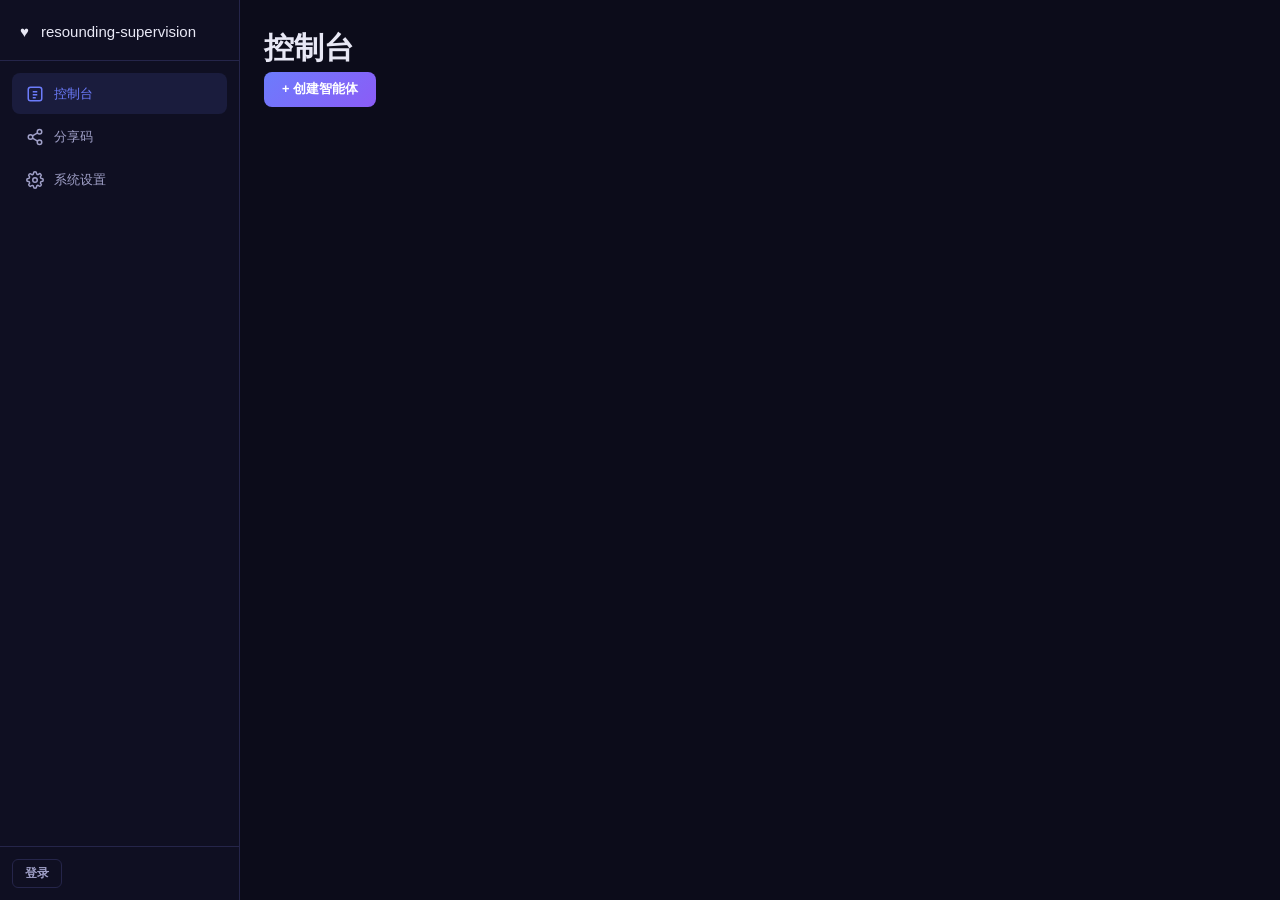
<file: index.html>
<!DOCTYPE html>
<html lang="zh-CN">
<head>
  <meta charset="UTF-8">
  <meta name="viewport" content="width=device-width, initial-scale=1.0">
  <title>resounding-supervision · 控制台</title>
  <link rel="stylesheet" href="css/style.css">
</head>
<body>
  <!-- ====== 侧边栏 ====== -->
  <aside class="sidebar">
    <div class="sidebar-brand">
      <div class="brand-icon">&#9829;</div>
      <div class="brand-text">resounding-supervision</div>
    </div>
    <nav class="sidebar-nav">
      <div class="nav-item active" data-page="console">
        <svg width="18" height="18" viewBox="0 0 24 24" fill="none" stroke="currentColor" stroke-width="2"><rect x="3" y="3" width="18" height="18" rx="3"/><line x1="9" y1="9" x2="15" y2="9"/><line x1="9" y1="13" x2="15" y2="13"/><line x1="9" y1="17" x2="13" y2="17"/></svg>
        <span>控制台</span>
      </div>
      <div class="nav-item" data-page="share">
        <svg width="18" height="18" viewBox="0 0 24 24" fill="none" stroke="currentColor" stroke-width="2"><circle cx="18" cy="5" r="3"/><circle cx="6" cy="12" r="3"/><circle cx="18" cy="19" r="3"/><line x1="8.59" y1="13.51" x2="15.42" y2="17.49"/><line x1="15.41" y1="6.51" x2="8.59" y2="10.49"/></svg>
        <span>分享码</span>
      </div>
      <div class="nav-item" data-page="settings">
        <svg width="18" height="18" viewBox="0 0 24 24" fill="none" stroke="currentColor" stroke-width="2"><circle cx="12" cy="12" r="3"/><path d="M19.4 15a1.65 1.65 0 00.33 1.82l.06.06a2 2 0 01-2.83 2.83l-.06-.06a1.65 1.65 0 00-1.82-.33 1.65 1.65 0 00-1 1.51V21a2 2 0 01-4 0v-.09A1.65 1.65 0 009 19.4a1.65 1.65 0 00-1.82.33l-.06.06a2 2 0 01-2.83-2.83l.06-.06A1.65 1.65 0 004.68 15a1.65 1.65 0 00-1.51-1H3a2 2 0 010-4h.09A1.65 1.65 0 004.6 9a1.65 1.65 0 00-.33-1.82l-.06-.06a2 2 0 012.83-2.83l.06.06A1.65 1.65 0 009 4.68a1.65 1.65 0 001-1.51V3a2 2 0 014 0v.09a1.65 1.65 0 001 1.51 1.65 1.65 0 001.82-.33l.06-.06a2 2 0 012.83 2.83l-.06.06A1.65 1.65 0 0019.4 9a1.65 1.65 0 001.51 1H21a2 2 0 010 4h-.09a1.65 1.65 0 00-1.51 1z"/></svg>
        <span>系统设置</span>
      </div>
    </nav>
    <div class="sidebar-footer">
      <div id="sidebarUser" class="sidebar-user" style="display:none">
        <div id="sidebarAvatar" class="avatar"></div>
        <span id="sidebarUsername"></span>
      </div>
      <button id="sidebarLogin" class="btn btn-sm btn-outline" onclick="App.showAuth()">登录</button>
      <button id="sidebarLogout" class="btn btn-sm btn-ghost" style="display:none" onclick="App.logout()">退出</button>
    </div>
  </aside>

  <!-- ====== 主内容区 ====== -->
  <main class="main-content">
    <header class="main-header">
      <h1 id="pageTitle">控制台</h1>
      <button class="btn btn-primary" onclick="App.openConfigPanel()">+ 创建智能体</button>
    </header>

    <!-- 控制台页面 -->
    <section id="page-console" class="page active">
      <div id="agentGrid" class="agent-grid"></div>
    </section>

    <!-- 分享码页面 -->
    <section id="page-share" class="page">
      <div class="share-section">
        <h3>导入分享码</h3>
        <div class="share-input-row">
          <input id="shareCodeInput" type="text" placeholder="粘贴分享码（如 67R1iMmKQN）" class="input">
          <button class="btn btn-primary" onclick="App.importShareCode()">导入</button>
        </div>
        <p id="shareImportMsg" style="margin-top:8px;font-size:0.85rem;min-height:20px;"></p>
      </div>
      <div class="share-section">
        <h3>已生成分享码</h3>
        <div id="shareList"></div>
      </div>
      <div class="share-section">
        <h3>社区推荐</h3>
        <div id="communityGrid" class="community-grid"></div>
      </div>
    </section>

    <!-- 系统设置页面 -->
    <section id="page-settings" class="page">
      <div class="settings-section">
        <h3>全局设置</h3>
        <div class="form-group">
          <label>默认智能体名称</label>
          <input id="gblName" type="text" class="input" placeholder="默认角色名">
        </div>
        <div class="form-group">
          <label>全局唤醒词（只读）</label>
          <input id="gblWakeWord" type="text" class="input" readonly disabled>
        </div>
        <button class="btn btn-primary" onclick="App.saveGlobalSettings()">保存全局设置</button>
      </div>
      <div class="settings-section">
        <h3>智能体列表</h3>
        <div id="settingsAgentList"></div>
      </div>
      <div class="settings-section">
        <h3>数据管理</h3>
        <div style="display:flex;gap:10px;flex-wrap:wrap;">
          <button class="btn btn-outline" onclick="App.exportData()">导出数据 (JSON)</button>
          <button class="btn btn-outline" onclick="document.getElementById('importFileInput').click()">导入数据 (JSON)</button>
          <input id="importFileInput" type="file" accept=".json" style="display:none" onchange="App.importData(event)">
        </div>
      </div>
    </section>
  </main>

  <!-- ====== 智能体配置面板 ====== -->
  <div id="configOverlay" class="modal-overlay" style="display:none">
    <div class="config-panel">
      <div class="config-panel-header">
        <h2 id="configPanelTitle">创建智能体</h2>
        <button class="btn-close" onclick="App._confirmClosePanel()">&times;</button>
      </div>
      <div class="config-panel-body">
        <!-- 基本信息 -->
        <div class="form-group">
          <label>智能体名称</label>
          <input id="cfgAgentName" type="text" class="input" placeholder="给角色起个名字" maxlength="20">
          <input type="hidden" id="cfgAgentId">
        </div>
        <div class="form-group">
          <label>唤醒词（全局只读）</label>
          <input id="cfgWakeWord" type="text" class="input" readonly disabled>
        </div>
        <!-- 性别切换 -->
        <div class="form-group">
          <label>性别</label>
          <input type="hidden" id="cfgGender" value="female">
          <div id="genderToggle" class="toggle-group">
            <button class="gender-btn active" data-gender="female" onclick="App.setGender('female')">&#9792; 女性</button>
            <button class="gender-btn" data-gender="male" onclick="App.setGender('male')">&#9794; 男性</button>
          </div>
        </div>
        <!-- 语言/方言 -->
        <div class="form-group">
          <label>语言 / 方言</label>
          <select id="cfgLanguage" class="input" onchange="App._onLangChange()"></select>
        </div>
        <!-- 语音 -->
        <div class="form-group">
          <label>语音角色</label>
          <select id="cfgVoice" class="input"></select>
        </div>
        <!-- 模型选择 -->
        <div class="form-group">
          <label>大模型</label>
          <select id="cfgModel" class="input">
            <option value="qwen">通义千问 (Qwen)</option>
            <option value="deepseek">DeepSeek</option>
            <option value="gpt">GPT-4o</option>
          </select>
        </div>
        <!-- 人格配置 -->
        <div class="form-group">
          <label>人格配置模式</label>
          <input type="hidden" id="cfgBranch" value="preset">
          <div class="toggle-group">
            <button class="persona-tab active" data-branch="preset" onclick="App._switchBranchUI('preset')">预设人格</button>
            <button class="persona-tab" data-branch="custom" onclick="App._switchBranchUI('custom')">自定义提示词</button>
          </div>
        </div>
        <!-- 预设人格分支 -->
        <div id="branchPreset" class="persona-branch active">
          <input type="hidden" id="cfgPresets">
          <div id="presetGrid" class="preset-grid"></div>
          <!-- 预设详情预览 -->
          <div id="presetPreview" class="preset-preview" style="display:none">
            <div class="preset-preview-header">
              <h4 id="presetDetailName"></h4>
              <button class="btn-close" onclick="App.hidePresetDetail()">&times;</button>
            </div>
            <p id="presetDetailDesc"></p>
            <div id="presetDetailChats" class="preset-detail-chats"></div>
          </div>
        </div>
        <!-- 自定义提示词分支 -->
        <div id="branchCustom" class="persona-branch">
          <div class="form-group">
            <label>系统提示词</label>
            <textarea id="cfgPrompt" class="input" rows="6" placeholder="描述你希望 AI 扮演的角色...&#10;可用 {{assistant_name}} 作为角色名占位符"></textarea>
            <div style="display:flex;justify-content:space-between;align-items:center;margin-top:4px;">
              <div class="char-counter"><span id="cfgCharCount">0</span> / 2500</div>
              <button class="btn btn-sm btn-outline" onclick="App._polish()">&#10022; AI 润色</button>
            </div>
          </div>
          <!-- 润色面板 -->
          <div id="polishPanel" class="polish-panel" style="display:none">
            <div id="polishBody"></div>
          </div>
          <!-- 预览 -->
          <div class="form-group">
            <label style="display:flex;align-items:center;gap:8px;cursor:pointer;">
              <input type="checkbox" id="cfgPreviewToggle" checked> 实时预览
            </label>
            <div id="configPreviewBody" class="config-preview-body"></div>
          </div>
        </div>
      </div>
      <div class="config-panel-footer">
        <button class="btn btn-outline" onclick="App._confirmClosePanel()">取消</button>
        <button class="btn btn-primary" id="saveConfigBtn" onclick="App.saveConfig()">保存</button>
      </div>
    </div>
  </div>

  <!-- ====== 登录/注册弹窗 ====== -->
  <div id="authModal" class="modal-overlay" style="display:none">
    <div class="modal">
      <div class="modal-header">
        <div class="auth-tabs">
          <button class="auth-tab active" data-tab="login">登录</button>
          <button class="auth-tab" data-tab="register">注册</button>
        </div>
        <button class="btn-close" onclick="App.closeAuth()">&times;</button>
      </div>
      <!-- 登录表单 -->
      <form id="loginForm" class="auth-form active">
        <div id="loginFormError" class="form-error"></div>
        <div class="form-group">
          <label>邮箱 / 用户名</label>
          <input id="loginEmail" type="text" class="input" placeholder="demo@echocare.ai">
          <span id="loginEmailError" class="field-error"></span>
        </div>
        <div class="form-group">
          <label>密码</label>
          <div class="input-with-icon">
            <input id="loginPassword" type="password" class="input" placeholder="echocare2024">
            <button type="button" id="togglePwd" class="icon-btn">
              <span id="eyeOn">&#128065;</span><span id="eyeOff" style="display:none">&#128064;</span>
            </button>
          </div>
          <span id="loginPasswordError" class="field-error"></span>
        </div>
        <div class="form-row">
          <label style="display:flex;align-items:center;gap:6px;cursor:pointer;">
            <input type="checkbox" id="rememberMe"> 记住密码
          </label>
          <a href="javascript:App.showForgotPwd()" class="link">忘记密码？</a>
        </div>
        <button type="submit" class="btn btn-primary btn-block" id="loginBtn">登录</button>
        <p style="text-align:center;margin-top:12px;font-size:0.8rem;color:var(--text-muted);">
          演示账号：demo@echocare.ai / echocare2024
        </p>
      </form>
      <!-- 注册表单 -->
      <form id="registerForm" class="auth-form">
        <div id="registerFormError" class="form-error"></div>
        <div class="form-group">
          <label>用户名</label>
          <input id="regUsername" type="text" class="input" placeholder="至少2个字符">
          <span id="regUsernameError" class="field-error"></span>
        </div>
        <div class="form-group">
          <label>邮箱</label>
          <input id="regEmail" type="email" class="input" placeholder="your@email.com">
          <span id="regEmailError" class="field-error"></span>
        </div>
        <div class="form-group">
          <label>密码</label>
          <input id="regPassword" type="password" class="input" placeholder="至少6位">
          <span id="regPasswordError" class="field-error"></span>
        </div>
        <div class="form-group">
          <label>确认密码</label>
          <input id="regConfirm" type="password" class="input" placeholder="再次输入密码">
          <span id="regConfirmError" class="field-error"></span>
        </div>
        <button type="submit" class="btn btn-primary btn-block" id="registerBtn">注册</button>
      </form>
    </div>
  </div>

  <!-- ====== 忘记密码弹窗 ====== -->
  <div id="forgotModal" class="modal-overlay" style="display:none">
    <div class="modal">
      <div class="modal-header">
        <h3>找回密码</h3>
        <button class="btn-close" onclick="App.closeForgotPwd()">&times;</button>
      </div>
      <div id="forgotFormError" class="form-error"></div>
      <div class="form-group">
        <label>注册邮箱</label>
        <input id="forgotEmail" type="email" class="input" placeholder="输入注册时使用的邮箱">
        <span id="forgotEmailError" class="field-error"></span>
      </div>
      <button class="btn btn-primary btn-block" onclick="App._doForgotPwd()">发送重置链接</button>
    </div>
  </div>

  <!-- ====== 二次确认弹窗 ====== -->
  <div id="confirmModal" class="modal-overlay" style="display:none">
    <div class="modal modal-sm">
      <p id="confirmMsg" style="margin-bottom:16px;"></p>
      <div style="display:flex;gap:10px;justify-content:flex-end;">
        <button class="btn btn-outline" onclick="App.dismissConfirm()">取消</button>
        <button class="btn btn-danger" onclick="App.execConfirm()">确定</button>
      </div>
    </div>
  </div>

  <!-- ====== Toast 通知 ====== -->
  <div id="toast"></div>

  <script src="js/app.js"></script>
</body>
</html>
</file>
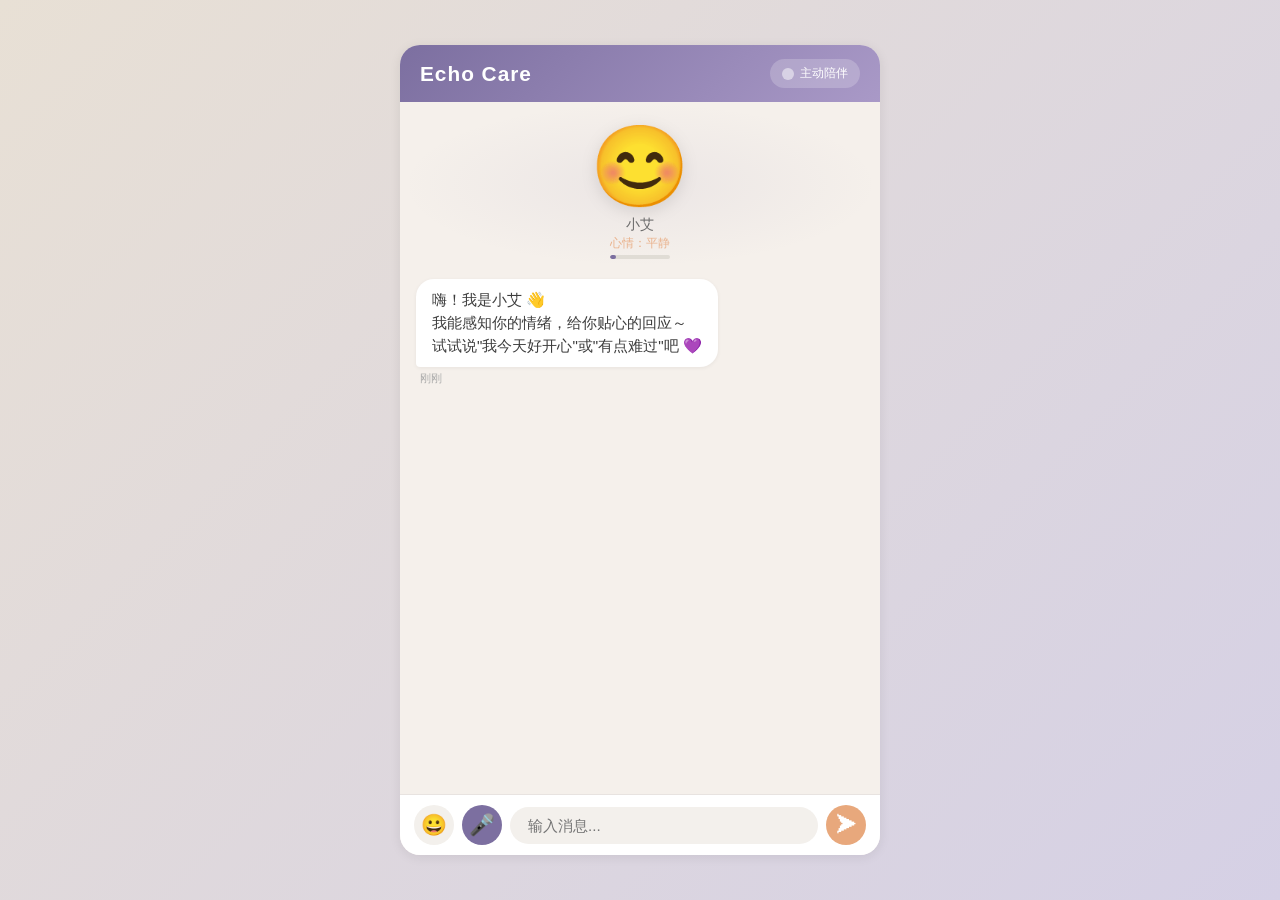
<file: echo-care.html>
<!DOCTYPE html>
<html lang="zh-CN">
<head>
  <meta charset="UTF-8">
  <meta name="viewport" content="width=device-width, initial-scale=1.0">
  <title>Echo Care - 你的贴心陪伴</title>
  <style>
    /* ========== CSS 变量 & 全局重置 ========== */
    * { margin: 0; padding: 0; box-sizing: border-box; }

    :root {
      --bg: #f5f0eb;
      --primary: #7c6fa0;
      --primary-light: #a999c7;
      --accent: #e8a87c;
      --text: #3d3d3d;
      --text-light: #6b6b6b;
      --white: #ffffff;
      --bubble-user: #d4c5e2;
      --bubble-bot: #ffffff;
      --shadow: 0 2px 12px rgba(0,0,0,0.08);
      --radius: 18px;
      --transition: 0.3s ease;
      /* 情感相关背景色（用于角色区域渐变） */
      --emotion-glow-default: rgba(124,111,160,0.08);
      --emotion-glow-happy: rgba(232,168,124,0.15);
      --emotion-glow-sad: rgba(130,160,200,0.15);
      --emotion-glow-surprised: rgba(255,200,100,0.18);
    }

    body {
      font-family: "Microsoft YaHei", "PingFang SC", "Helvetica Neue", sans-serif;
      background: var(--bg);
      color: var(--text);
      height: 100vh;
      height: 100dvh;
      display: flex;
      justify-content: center;
      align-items: center;
      overflow: hidden;
    }

    /* ========== 主容器 ========== */
    .app-container {
      width: 100%;
      max-width: 480px;
      height: 100vh;
      height: 100dvh;
      display: flex;
      flex-direction: column;
      background: var(--bg);
      position: relative;
      box-shadow: var(--shadow);
    }

    /* ========== 顶部标题栏 ========== */
    .header {
      background: linear-gradient(135deg, var(--primary), var(--primary-light));
      color: var(--white);
      padding: 14px 20px;
      display: flex;
      align-items: center;
      justify-content: space-between;
    }
    .header h1 {
      font-size: 1.3rem;
      font-weight: 600;
      letter-spacing: 1px;
    }
    .companion-toggle {
      display: flex;
      align-items: center;
      gap: 6px;
      font-size: 0.75rem;
      background: rgba(255,255,255,0.2);
      padding: 6px 12px;
      border-radius: 20px;
      cursor: pointer;
      user-select: none;
      transition: var(--transition);
    }
    .companion-toggle.active {
      background: rgba(255,255,255,0.4);
      box-shadow: 0 0 10px rgba(255,255,255,0.3);
    }
    .toggle-dot {
      width: 12px; height: 12px;
      border-radius: 50%;
      background: rgba(255,255,255,0.5);
      transition: var(--transition);
    }
    .companion-toggle.active .toggle-dot {
      background: #7eff7e;
      box-shadow: 0 0 6px #7eff7e;
    }

    /* ========== 虚拟角色展示区 ========== */
    .character-area {
      text-align: center;
      padding: 18px 0 8px;
      position: relative;
      transition: background 0.6s ease;
    }
    /* 情感背景光晕 */
    .character-area.emotion-default  { background: radial-gradient(ellipse at center, var(--emotion-glow-default) 0%, transparent 70%); }
    .character-area.emotion-happy    { background: radial-gradient(ellipse at center, var(--emotion-glow-happy) 0%, transparent 70%); }
    .character-area.emotion-sad      { background: radial-gradient(ellipse at center, var(--emotion-glow-sad) 0%, transparent 70%); }
    .character-area.emotion-surprised{ background: radial-gradient(ellipse at center, var(--emotion-glow-surprised) 0%, transparent 70%); }
    .character-area.emotion-loving   { background: radial-gradient(ellipse at center, rgba(255,180,200,0.18) 0%, transparent 70%); }

    /* 角色表情——大号 emoji，带呼吸动画 */
    .character-emoji {
      font-size: 5rem;
      display: inline-block;
      animation: breathe 3s ease-in-out infinite;
      transition: transform 0.4s ease, filter 0.4s ease;
      cursor: pointer;
      user-select: none;
      filter: drop-shadow(0 4px 8px rgba(0,0,0,0.1));
    }
    /* 呼吸动画：轻微缩放 */
    @keyframes breathe {
      0%, 100% { transform: scale(1); }
      50% { transform: scale(1.08); }
    }
    /* 高兴时加速呼吸 */
    .character-emoji.happy-anim {
      animation: breatheFast 1.5s ease-in-out infinite;
    }
    @keyframes breatheFast {
      0%, 100% { transform: scale(1); }
      50% { transform: scale(1.12); }
    }
    /* 难过时缓慢微动 */
    .character-emoji.sad-anim {
      animation: breatheSlow 4.5s ease-in-out infinite;
    }
    @keyframes breatheSlow {
      0%, 100% { transform: scale(1); }
      50% { transform: scale(1.04); }
    }
    /* 惊讶时抖动 */
    .character-emoji.surprised-anim {
      animation: shake 0.5s ease-in-out infinite;
    }
    @keyframes shake {
      0%, 100% { transform: translateX(0) scale(1); }
      25% { transform: translateX(-4px) scale(1.05); }
      75% { transform: translateX(4px) scale(1.05); }
    }
    /* 戳角色弹跳 */
    .character-emoji.poke {
      animation: bounce 0.5s ease !important;
    }
    @keyframes bounce {
      0%   { transform: scale(1); }
      30%  { transform: scale(1.3); }
      60%  { transform: scale(0.85); }
      100% { transform: scale(1); }
    }
    .character-name {
      font-size: 0.85rem;
      color: var(--text-light);
      margin-top: 2px;
    }
    /* 状态标签 */
    .mood-tag {
      font-size: 0.73rem;
      color: var(--accent);
      margin-top: 2px;
      opacity: 0.85;
      transition: color 0.4s ease;
    }
    /* 情感强度条 */
    .emotion-intensity-bar {
      width: 60px;
      height: 4px;
      margin: 4px auto 0;
      background: #e0dcd5;
      border-radius: 2px;
      overflow: hidden;
    }
    .emotion-intensity-fill {
      height: 100%;
      border-radius: 2px;
      background: var(--primary);
      transition: width 0.6s ease, background 0.6s ease;
    }

    /* ========== 聊天消息区域 ========== */
    .chat-area {
      flex: 1;
      overflow-y: auto;
      padding: 12px 16px;
      display: flex;
      flex-direction: column;
      gap: 8px;
      scroll-behavior: smooth;
    }
    .chat-area::-webkit-scrollbar { width: 5px; }
    .chat-area::-webkit-scrollbar-thumb {
      background: #ccc;
      border-radius: 10px;
    }

    /* ========== 聊天气泡 ========== */
    .message {
      display: flex;
      flex-direction: column;
      max-width: 80%;
      animation: fadeInUp 0.35s ease;
    }
    @keyframes fadeInUp {
      from { opacity: 0; transform: translateY(12px); }
      to   { opacity: 1; transform: translateY(0); }
    }
    .message.user {
      align-self: flex-end;
      align-items: flex-end;
    }
    .message.bot {
      align-self: flex-start;
      align-items: flex-start;
    }
    .bubble {
      padding: 10px 16px;
      border-radius: var(--radius);
      font-size: 0.95rem;
      line-height: 1.5;
      word-break: break-word;
      box-shadow: 0 1px 4px rgba(0,0,0,0.06);
      transition: background 0.4s ease;
    }
    .message.user .bubble {
      background: var(--bubble-user);
      border-bottom-right-radius: 4px;
    }
    .message.bot .bubble {
      background: var(--bubble-bot);
      border-bottom-left-radius: 4px;
    }
    /* bot 气泡情感色彩微调 */
    .message.bot .bubble.bot-happy     { background: #fff9f0; }
    .message.bot .bubble.bot-sad       { background: #f0f4fa; }
    .message.bot .bubble.bot-surprised { background: #fffef0; }
    .message.bot .bubble.bot-loving    { background: #fff5f8; }

    .message .time {
      font-size: 0.7rem;
      color: #aaa;
      margin-top: 4px;
      padding: 0 4px;
    }
    /* 时间分隔线（超过5分钟的间隔） */
    .time-divider {
      text-align: center;
      font-size: 0.7rem;
      color: #bbb;
      margin: 8px 0;
      position: relative;
    }
    .time-divider::before,
    .time-divider::after {
      content: '';
      display: inline-block;
      width: 30px;
      height: 1px;
      background: #ddd;
      vertical-align: middle;
      margin: 0 10px;
    }

    /* ========== 底部输入栏 ========== */
    .input-bar {
      display: flex;
      align-items: center;
      gap: 8px;
      padding: 10px 14px;
      background: var(--white);
      border-top: 1px solid #e8e3e0;
    }
    .input-bar input {
      flex: 1;
      border: none;
      outline: none;
      background: #f3f0ec;
      border-radius: 24px;
      padding: 10px 18px;
      font-size: 0.95rem;
      font-family: inherit;
      transition: var(--transition);
    }
    .input-bar input:focus {
      background: #ebe6df;
      box-shadow: 0 0 0 2px rgba(124,111,160,0.25);
    }
    .icon-btn {
      width: 40px; height: 40px;
      border-radius: 50%;
      border: none;
      background: #f3f0ec;
      font-size: 1.3rem;
      cursor: pointer;
      transition: var(--transition);
      display: flex;
      align-items: center;
      justify-content: center;
      flex-shrink: 0;
    }
    .icon-btn:hover { background: #e4dfd9; }
    .icon-btn:active { transform: scale(0.92); }
    .icon-btn.voice-btn {
      background: var(--primary);
      color: #fff;
    }
    .icon-btn.voice-btn:hover { background: #6a5e8a; }
    .icon-btn.voice-btn.recording {
      background: #e85d5d;
      animation: pulse 1s ease-in-out infinite;
    }
    @keyframes pulse {
      0%, 100% { box-shadow: 0 0 0 0 rgba(232,93,93,0.5); }
      50% { box-shadow: 0 0 0 12px rgba(232,93,93,0); }
    }
    .icon-btn.send-btn {
      background: var(--accent);
      color: #fff;
    }
    .icon-btn.send-btn:hover { background: #d4946a; }

    /* ========== Emoji 选择面板 ========== */
    .emoji-picker {
      display: none;
      flex-wrap: wrap;
      gap: 6px;
      padding: 10px 14px;
      background: var(--white);
      border-top: 1px solid #e8e3e0;
      max-height: 160px;
      overflow-y: auto;
      justify-content: center;
    }
    .emoji-picker.open { display: flex; }
    .emoji-picker button {
      width: 38px; height: 38px;
      border: none;
      background: transparent;
      font-size: 1.5rem;
      cursor: pointer;
      border-radius: 8px;
      transition: var(--transition);
    }
    .emoji-picker button:hover {
      background: #f0ece6;
      transform: scale(1.2);
    }

    /* ========== 语音识别状态栏 ========== */
    .voice-status {
      display: none;
      align-items: center;
      justify-content: center;
      gap: 8px;
      padding: 8px 16px;
      background: #fff3f3;
      color: #e85d5d;
      font-size: 0.85rem;
      border-top: 1px solid #fdd;
    }
    .voice-status.show { display: flex; }

    /* ========== 响应式适配 ========== */
    @media (min-width: 768px) {
      .app-container {
        height: 90vh;
        height: 90dvh;
        border-radius: 20px;
        overflow: hidden;
      }
      body {
        background: linear-gradient(135deg, #e8e0d5, #d5d0e5);
      }
    }
  </style>
</head>
<body>

<div class="app-container">
  <!-- ========== 顶部标题栏 ========== -->
  <div class="header">
    <h1>Echo Care</h1>
    <div class="companion-toggle" id="companionToggle" onclick="toggleCompanion()">
      <span class="toggle-dot"></span>
      <span id="companionLabel">主动陪伴</span>
    </div>
  </div>

  <!-- ========== 虚拟角色展示区 ========== -->
  <div class="character-area emotion-default" id="characterArea">
    <div class="character-emoji" id="characterEmoji" onclick="pokeCharacter()">😊</div>
    <div class="character-name">小艾</div>
    <div class="mood-tag" id="moodTag">心情：平静</div>
    <div class="emotion-intensity-bar">
      <div class="emotion-intensity-fill" id="intensityFill" style="width: 10%"></div>
    </div>
  </div>

  <!-- ========== 聊天消息区域 ========== -->
  <div class="chat-area" id="chatArea">
    <div class="message bot">
      <div class="bubble">嗨！我是小艾 👋<br>我能感知你的情绪，给你贴心的回应～<br>试试说"我今天好开心"或"有点难过"吧 💜</div>
      <div class="time">刚刚</div>
    </div>
  </div>

  <!-- ========== 语音识别状态栏 ========== -->
  <div class="voice-status" id="voiceStatus">🎙️ 正在聆听...</div>

  <!-- ========== Emoji 选择面板 ========== -->
  <div class="emoji-picker" id="emojiPicker"></div>

  <!-- ========== 底部输入栏 ========== -->
  <div class="input-bar">
    <button class="icon-btn" id="emojiBtn" onclick="toggleEmojiPicker()" title="表情">😀</button>
    <button class="icon-btn voice-btn" id="voiceBtn" onclick="toggleVoice()" title="语音输入">🎤</button>
    <input type="text" id="messageInput" placeholder="输入消息..." onkeydown="if(event.key==='Enter')sendMessage()">
    <button class="icon-btn send-btn" onclick="sendMessage()" title="发送">➤</button>
  </div>
</div>

<script>
/* ================================================================
   Echo Care v2 - 升级版核心逻辑
   新增：多维情感识别算法、渐进式主动陪伴、智能消息时间标注
   ================================================================ */

// ==================== 对话数据库（含情感强度权重） ====================
// keywords: 匹配关键词；weight: 该关键词的强度权重（如"崩溃" > "烦"）
// replies: 按情感强度分档（轻度/中度/高度）
const dialogueDB = [
  {
    topic: 'joy',
    keywords: [
      ['开心','高兴','快乐','哈哈','嘿嘿','嘻','yeah','耶','棒','nice'],
      ['太好了','超开心','兴奋','激动','欢呼'],
      ['幸福','满足','感恩','美好','完美','圆满']
    ],
    replies: {
      light:  ['微笑是最好的化妆品～继续保持好心情哦 😊','开心的时候，世界都变亮了'],
      medium: ['看到你这么开心我也好高兴呀！😄','笑容最适合你了，今天一定是个好日子 🌟'],
      strong: ['太棒了！！你的快乐把我都感染了！🥳🎉','哇！这么开心的事情值得好好庆祝一下！']
    },
    emotion: 'happy'
  },
  {
    topic: 'sadness',
    keywords: [
      ['难过','伤心','不开心','郁闷','低落','难受','烦','累'],
      ['哭','emo','崩溃','绝望','好累','很烦','焦虑','紧张'],
      ['不想活了','受不了','撑不住','好痛','心碎']
    ],
    replies: {
      light:  ['抱抱你 🫂 跟我说说怎么了？','心情不好的时候，我在这里陪你'],
      medium: ['听着呢，不开心的事都可以倒给我 💜','深呼吸～给自己一点温柔的时间，你已经很努力了'],
      strong: ['我在，一直都在。难过的时候你不是一个人 🫂💜','无论多难，我都会在这里陪着你。想哭就哭出来吧']
    },
    emotion: 'sad'
  },
  {
    topic: 'surprise',
    keywords: [
      ['惊喜','意外','哇','天哪','居然'],
      ['厉害','牛','神了','震惊','不可思议']
    ],
    replies: {
      light:  ['哈哈，是不是很惊喜！😲','生活就是充满各种意外呢～'],
      medium: ['天哪！这也太厉害了吧！🤩','真是不可思议！快跟我详细说说～']
    },
    emotion: 'surprised'
  },
  {
    topic: 'weather',
    keywords: [['天气','下雨','晴天','刮风','下雪','热','冷','凉快','温度','阴天','雾霾','台风']],
    replies: {
      light:  ['无论什么天气，心里有阳光最重要 ☀️','天气变化记得照顾好自己哦～'],
      medium: ['下雨天最适合窝着听音乐了，很惬意呢 🎵','换季要注意保暖哦，别感冒了']
    },
    emotion: 'default'
  },
  {
    topic: 'food',
    keywords: [['饿','吃','美食','外卖','饭','晚餐','午餐','早餐','零食','好吃','奶茶','咖啡','茶','火锅','烧烤']],
    replies: {
      light:  ['好好吃饭才能元气满满！🍚','记得按时吃饭哦～'],
      medium: ['哇！听起来好好吃！美食真的能治愈人心 🍜','注意营养均衡呀，身体最重要～']
    },
    emotion: 'default'
  },
  {
    topic: 'sleep',
    keywords: [['睡觉','困','晚安','睡','早起','失眠','梦','熬夜','醒了']],
    replies: {
      light:  ['早点休息哦 🌙','晚安～做个甜甜的梦 💤'],
      medium: ['睡不着的话试试放下手机，闭眼深呼吸，我陪着你','熬夜伤身体呀，快去睡吧～']
    },
    emotion: 'default'
  },
  {
    topic: 'gratitude',
    keywords: [['谢谢','感谢','感恩','多谢','thx','比心','爱你']],
    replies: {
      light:  ['不用谢～能帮到你就好 💜','嘿嘿，随时都在哦'],
      medium: ['你愿意跟我说这些，我应该谢谢你呢','能听到你说谢谢，我也很幸福～']
    },
    emotion: 'happy'
  },
  {
    topic: 'greeting',
    keywords: [['你好','嗨','hi','hello','在吗','哈喽','早','早上好','下午好','晚上好']],
    replies: {
      light:  ['你好呀！😊','哈喽～'],
      medium: ['你好呀！今天过得怎么样？😊','看到你真好！有什么新鲜事吗？']
    },
    emotion: 'happy'
  },
  {
    topic: 'love',
    keywords: [['爱','喜欢','想你','想我','表白','恋爱','男朋友','女朋友','对象','分手','暗恋']],
    replies: {
      light:  ['被爱和爱人都是很美好的事呢 💕','感情需要两个人一起用心经营哦'],
      medium: ['无论发生什么，都要先好好爱自己 💜','真正的关系是彼此滋养的，祝你幸福']
    },
    emotion: 'loving'
  },
  {
    topic: 'work',
    keywords: [['工作','上班','加班','老板','同事','离职','面试','工资','项目','代码','bug','程序']],
    replies: {
      light:  ['工作辛苦了！记得活动一下 💪','注意劳逸结合哦～'],
      medium: ['遇到困难别灰心，你已经很棒了！工作和生活要平衡','每个认真工作的人都值得被好好对待']
    },
    emotion: 'default'
  },
  {
    topic: 'boredom',
    keywords: [['无聊','没意思','干嘛','做什么','好闲','不知道干什么']],
    replies: {
      light:  ['那一起找点乐子吧！','无聊的时候最适合听歌啦 🎬'],
      medium: ['要不要我给你推荐一部电影？或者聊聊你最近感兴趣的事？']
    },
    emotion: 'default'
  },
  {
    topic: 'festival',
    keywords: [['生日','节日','圣诞','新年','春节','中秋','端午','国庆']],
    replies: {
      light:  ['节日快乐呀！🎉','特别的日子，愿你被幸福包围～']
    },
    emotion: 'happy'
  },
  {
    topic: 'sick',
    keywords: [['生病','不舒服','头疼','肚子疼','感冒','咳嗽','发烧','难受']],
    replies: {
      light:  ['好好休息，别硬撑 🥺','多喝热水，注意保暖'],
      medium: ['生病的时候最需要人关心了，记得吃药，我陪着你','身体是革命的本钱，快快好起来！']
    },
    emotion: 'sad'
  },
  {
    topic: 'anger',
    keywords: [
      ['生气','火大','讨厌','烦死了'],
      ['气死','怒了','受够了','无语']
    ],
    replies: {
      light:  ['消消气～深呼吸，不值得 😤','理解你的感受，先冷静一下'],
      medium: ['气坏了身体可不好！把烦心事说出来会好受些','我在这里听你吐槽，尽情发泄吧']
    },
    emotion: 'sad'
  }
];

// 默认回复（没有匹配到关键词时）
const fallbackReplies = {
  light:  ['嗯嗯，我在听呢～继续说呀 😊','有意思！跟我说说更多吧～'],
  medium: ['虽然不太确定你想表达什么，但我很愿意听 💜','你说话的样子真好，我喜欢听你分享'],
  context: [] // 上下文相关回复，动态生成
};

// ==================== emoji 列表 ====================
const emojiList = [
  '😀','😂','😍','😊','😎','🥰','😘','🤗','🤔','😅',
  '😢','😭','😤','😡','🥺','😴','🤩','😱','🙄','😏',
  '👍','👎','👏','🙌','💪','🤝','💜','❤️','💕','💔',
  '🎉','🎂','🌟','🔥','☀️','🌈','🌸','🍀','🎵','📚',
  '☕','🍰','🐱','🐶','🦊','🐼','🌙','⭐','💤','🎈'
];

// ==================== 情绪状态映射（含多级表情） ====================
// 根据情感强度选择不同表情
const emotionMap = {
  'default':   { emojis: ['😊'],       mood: '心情：平静',    animClass: '' },
  'happy':     { emojis: ['😊','😄','🤩'], mood: '心情：开心', animClass: 'happy-anim' },
  'sad':       { emojis: ['😔','😢','😭'], mood: '心情：难过', animClass: 'sad-anim' },
  'surprised': { emojis: ['😮','😲','😱'], mood: '心情：惊讶', animClass: 'surprised-anim' },
  'loving':    { emojis: ['😊','🥰','😍'], mood: '心情：温暖', animClass: 'happy-anim' }
};

// ==================== 智能话题库（主动陪伴时使用） ====================
const smartTopics = {
  // 按时间段的话题
  timeOfDay: {
    morning:   ['早上好呀！今天有什么计划吗？☀️','新的一天开始啦，心情怎么样？','早餐吃了吗？要好好吃早饭哦～'],
    afternoon: ['下午了，有没有犯困呀？☕','今天的工作/学习还顺利吗？','要不要起来活动一下？久坐对身体不好哦'],
    evening:   ['晚上好～一天辛苦了 🌙','今晚有什么安排吗？','晚饭吃了什么好吃的？'],
    night:     ['这么晚了还没睡呀？注意休息哦 💤','夜深了，是不是有什么心事？','该睡觉啦，明天才有精神～']
  },
  // 基于兴趣标签的延展话题
  interestBased: {
    food:   ['你最喜欢吃什么菜系呀？','有没有最近特别想尝试的美食？','周末要不要去探店？'],
    music:  ['最近在听什么歌？','有没有推荐的歌单？','你喜欢什么类型的音乐？'],
    movie:  ['最近看了什么好看的电影吗？','喜欢什么类型的影视剧？'],
    work:   ['最近工作/学习上有什么新进展吗？','有没有遇到什么有趣的项目？'],
    travel: ['有没有想去旅行的地方？','你最喜欢的城市是哪里？'],
    sports: ['平时喜欢做什么运动？','最近有在锻炼吗？']
  },
  // 通用开放话题
  general: [
    '你知道吗？有时候什么都不做也是一种充电 🔋',
    '如果给你一个超能力，你最想要什么？',
    '你觉得自己最大的优点是什么？',
    '最近有发生什么让你印象深刻的事吗？',
    '你小时候的梦想是什么？现在变了吗？',
    '有没有一本书或者一句话，对你影响特别大？',
    '你觉得什么样的一天算是完美的一天？'
  ]
};

// ==================== DOM 元素引用 ====================
const chatArea         = document.getElementById('chatArea');
const messageInput     = document.getElementById('messageInput');
const characterEmoji   = document.getElementById('characterEmoji');
const characterArea    = document.getElementById('characterArea');
const moodTag          = document.getElementById('moodTag');
const intensityFill    = document.getElementById('intensityFill');
const voiceBtn         = document.getElementById('voiceBtn');
const voiceStatus      = document.getElementById('voiceStatus');
const emojiPicker      = document.getElementById('emojiPicker');
const companionToggle  = document.getElementById('companionToggle');
const companionLabel   = document.getElementById('companionLabel');

// ==================== 状态变量 ====================
let currentEmotion     = 'default';       // 当前角色情绪
let currentIntensity   = 0.1;             // 当前情感强度 (0~1)
let companionActive    = false;           // 主动陪伴模式
let companionTriggerCount = 0;            // 连续触发次数（0~4）
let inactivityTimer    = null;            // 无操作计时器
let isSpeaking         = false;           // 是否正在 TTS
let recognition        = null;            // 语音识别实例

// ==================== 情感记忆系统 ====================
let emotionHistory = [];                   // 最近情绪记录 [{emotion, intensity, time}]
let interestTags  = new Set();            // 推断的用户兴趣标签
let topicHistory  = [];                   // 对话主题历史
let firstMessageTime = null;              // 第一条消息的时间戳
let lastMessageTime  = null;              // 上一条消息的时间戳

// ==================== 时间工具函数 ====================
function getTimeStr(date) {
  return date.getHours().toString().padStart(2,'0') + ':' +
         date.getMinutes().toString().padStart(2,'0');
}

/** 判断是否应该显示时间标签
 *  规则：首条消息5分钟内不显示；之后间隔>5分钟才显示 */
function shouldShowTime(now) {
  if (!firstMessageTime) return true; // 第一条消息不显示（在最开始就跳过）
  // 首条消息5分钟内不显示时间
  const msSinceFirst = now - firstMessageTime;
  if (msSinceFirst < 5 * 60 * 1000) return false;
  // 如果和上一条消息间隔不足5分钟，也不显示
  if (lastMessageTime && (now - lastMessageTime) < 5 * 60 * 1000) return false;
  return true;
}

/** 生成友好时间字符串 */
function getFriendlyTime(date) {
  const h = date.getHours().toString().padStart(2,'0');
  const m = date.getMinutes().toString().padStart(2,'0');
  const now = new Date();
  const isToday = date.toDateString() === now.toDateString();
  if (isToday) return h + ':' + m;
  return (date.getMonth()+1) + '/' + date.getDate() + ' ' + h + ':' + m;
}

// ==================== 初始化 Emoji 面板 ====================
function initEmojiPicker() {
  emojiList.forEach(emoji => {
    const btn = document.createElement('button');
    btn.textContent = emoji;
    btn.onclick = () => {
      messageInput.value += emoji;
      messageInput.focus();
    };
    emojiPicker.appendChild(btn);
  });
}

// ==================== 滚动到底部 ====================
function scrollToBottom() {
  chatArea.scrollTop = chatArea.scrollHeight;
}

// ==================== 添加时间分隔线 ====================
function addTimeDivider(date) {
  const div = document.createElement('div');
  div.className = 'time-divider';
  div.textContent = getFriendlyTime(date);
  chatArea.appendChild(div);
}

// ==================== 添加消息到聊天区（含时间标注逻辑） ====================
function addMessage(text, sender, bubbleEmotionClass) {
  const now = new Date();

  // —— 时间标注逻辑 ——
  if (sender === 'user' && !firstMessageTime) {
    firstMessageTime = now;
  }
  const showTime = shouldShowTime(now);
  if (showTime && lastMessageTime) {
    addTimeDivider(now);
  }
  lastMessageTime = now;

  const msgDiv = document.createElement('div');
  msgDiv.className = 'message ' + sender;

  const bubble = document.createElement('div');
  bubble.className = 'bubble';
  if (sender === 'bot' && bubbleEmotionClass) {
    bubble.classList.add('bot-' + bubbleEmotionClass);
  }
  bubble.textContent = text;

  msgDiv.appendChild(bubble);

  // 时间标签
  if (showTime) {
    const timeEl = document.createElement('div');
    timeEl.className = 'time';
    timeEl.textContent = getFriendlyTime(now);
    msgDiv.appendChild(timeEl);
  }

  chatArea.appendChild(msgDiv);
  scrollToBottom();
}

// ==================== 多维情感分析算法 ====================
/**
 * 分析用户文本，返回 { emotion, intensity, topic, matchedKeywords }
 * 原理：遍历对话数据库所有条目，对每条计算匹配得分，
 *       得分 = Σ(匹配关键词的层级权重 × 出现次数)
 *       强度由匹配关键词的最高权重层级决定
 */
function analyzeEmotion(text) {
  const lowerText = text.toLowerCase();
  let bestScore = 0;
  let bestEmotion = 'default';
  let bestTopic = null;
  let bestIntensity = 0;          // 0=light, 1=medium, 2=strong
  let matchedKeywords = [];
  let matchedTopic = null;

  for (const entry of dialogueDB) {
    let score = 0;
    let maxLevel = 0;  // 该条目匹配到的最高层级

    // keywords 是多层数组：索引0=轻度词, 1=中度词, 2=重度词
    entry.keywords.forEach((levelWords, levelIdx) => {
      const weight = (levelIdx + 1) * 10;  // 层级越高权重越大：10, 20, 30
      let levelMatchCount = 0;
      levelWords.forEach(kw => {
        if (lowerText.includes(kw.toLowerCase())) {
          levelMatchCount++;
          matchedKeywords.push(kw);
        }
      });
      if (levelMatchCount > 0) {
        score += weight * levelMatchCount;
        if (levelIdx > maxLevel) maxLevel = levelIdx;
      }
    });

    if (score > bestScore) {
      bestScore = score;
      bestEmotion = entry.emotion;
      bestTopic = entry.topic;
      bestIntensity = maxLevel;  // 0=light, 1=medium, 2=strong
      matchedTopic = entry;
    }
  }

  // 归一化强度到 0~1
  const intensity = Math.min(1, bestIntensity / 2);

  return {
    emotion: bestEmotion,
    intensity,
    topic: bestTopic,
    matchedEntry: matchedTopic
  };
}

// ==================== 根据情感分析结果获取回复 ====================
function findReply(analysis) {
  if (analysis.matchedEntry && analysis.matchedEntry.replies) {
    const replies = analysis.matchedEntry.replies;
    let pool;
    if (analysis.intensity >= 0.7) {
      pool = replies.strong || replies.medium;
    } else if (analysis.intensity >= 0.4) {
      pool = replies.medium || replies.light;
    } else {
      pool = replies.light;
    }
    if (pool && pool.length > 0) {
      return pool[Math.floor(Math.random() * pool.length)];
    }
  }

  // 无匹配时使用上下文相关回复
  const ctx = generateContextReply();
  if (ctx) return ctx;

  const defaults = fallbackReplies.medium || fallbackReplies.light;
  return defaults[Math.floor(Math.random() * defaults.length)];
}

// ==================== 上下文感知回复 ====================
function generateContextReply() {
  if (emotionHistory.length === 0) return null;

  // 检查最近的负面情绪趋势
  const recent = emotionHistory.slice(-3);
  const sadCount = recent.filter(e => e.emotion === 'sad').length;
  if (sadCount >= 2) {
    return '感觉你最近心情不太好呢，有什么想聊聊的吗？我一直在这里 💜';
  }

  const happyCount = recent.filter(e => e.emotion === 'happy').length;
  if (happyCount >= 2) {
    return '你最近心情看起来很不错呢！继续保持呀 😊';
  }

  return null;
}

// ==================== 切换角色表情与动画 ====================
function setEmotion(emotion, intensity) {
  currentEmotion = emotion;
  currentIntensity = intensity || 0.1;
  const data = emotionMap[emotion] || emotionMap['default'];

  // 根据强度选择表情（强度越高，表情越夸张）
  const emojiIndex = Math.min(data.emojis.length - 1, Math.floor(currentIntensity * (data.emojis.length)));
  const emoji = data.emojis[Math.max(0, emojiIndex)];

  // 使用 requestAnimationFrame 做平滑过渡
  characterEmoji.textContent = emoji;
  moodTag.textContent = data.mood;

  // 强度条
  intensityFill.style.width = (currentIntensity * 100) + '%';
  if (emotion === 'happy')      intensityFill.style.background = '#f0b060';
  else if (emotion === 'sad')   intensityFill.style.background = '#8ea8d0';
  else if (emotion === 'loving') intensityFill.style.background = '#f0a0b0';
  else                          intensityFill.style.background = 'var(--primary)';

  // 动画类切换
  characterEmoji.classList.remove('happy-anim','sad-anim','surprised-anim');
  if (data.animClass) characterEmoji.classList.add(data.animClass);

  // 角色区域背景光晕
  characterArea.className = 'character-area emotion-' + emotion;
}

// ==================== 语音合成（TTS） ====================
function speakText(text) {
  if (!window.speechSynthesis) return;
  window.speechSynthesis.cancel();

  const utterance = new SpeechSynthesisUtterance(text);
  utterance.lang = 'zh-CN';
  utterance.rate = 0.95;
  utterance.pitch = 1.1;

  const voices = window.speechSynthesis.getVoices();
  const zhVoice = voices.find(v => v.lang.startsWith('zh-CN') || v.lang.startsWith('zh-TW'));
  if (zhVoice) utterance.voice = zhVoice;

  isSpeaking = true;
  utterance.onstart = () => { isSpeaking = true; };
  utterance.onend   = () => { isSpeaking = false; };
  utterance.onerror = () => { isSpeaking = false; };

  window.speechSynthesis.speak(utterance);
}

// ==================== 角色回复消息 ====================
function botReply(userText) {
  // 多维情感分析
  const analysis = analyzeEmotion(userText);

  // 记录情感历史（用于趋势判断）
  emotionHistory.push({ emotion: analysis.emotion, intensity: analysis.intensity, time: Date.now() });
  if (emotionHistory.length > 20) emotionHistory.shift();

  // 记录话题历史
  if (analysis.topic) {
    topicHistory.push(analysis.topic);
    if (topicHistory.length > 10) topicHistory.shift();
  }

  // 推断兴趣标签
  inferInterestTags(userText);

  // 获取回复
  const reply = findReply(analysis);

  // 模拟思考延迟
  setTimeout(() => {
    setEmotion(analysis.emotion, analysis.intensity);
    addMessage(reply, 'bot', analysis.emotion);
    speakText(reply);

    // 情感自然衰减：3秒后恢复到平静状态
    setTimeout(() => {
      if (currentEmotion === analysis.emotion && currentEmotion !== 'default') {
        setEmotion('default', 0.1);
      }
    }, 4000);
  }, 500 + Math.random() * 600);
}

// ==================== 兴趣标签推断 ====================
function inferInterestTags(text) {
  const tagMap = {
    food:   ['吃','美食','饭','菜','奶茶','咖啡','火锅','烧烤','甜点','零食'],
    music:  ['歌','音乐','听','唱','旋律','节奏','专辑','歌手'],
    movie:  ['电影','剧','看','追剧','综艺','纪录片','动画'],
    travel: ['旅行','旅游','去玩','城市','风景','海边','山','出国'],
    sports: ['运动','跑步','健身','球','游泳','瑜伽','骑车','锻炼'],
    work:   ['工作','上班','项目','代码','编程','学习','考试','读书']
  };

  for (const [tag, keywords] of Object.entries(tagMap)) {
    if (keywords.some(kw => text.toLowerCase().includes(kw))) {
      interestTags.add(tag);
    }
  }

  // 从话题历史中也提取
  topicHistory.forEach(t => {
    if (tagMap[t]) interestTags.add(t);
  });
}

// ==================== 智能话题生成 ====================
function generateSmartTopic() {
  const now = new Date();
  const hour = now.getHours();
  let timeCategory;
  if (hour >= 6 && hour < 12) timeCategory = 'morning';
  else if (hour >= 12 && hour < 17) timeCategory = 'afternoon';
  else if (hour >= 17 && hour < 22) timeCategory = 'evening';
  else timeCategory = 'night';

  // 优先从用户兴趣标签生成话题
  const tagArray = Array.from(interestTags);
  if (tagArray.length > 0 && Math.random() < 0.5) {
    const tag = tagArray[Math.floor(Math.random() * tagArray.length)];
    if (smartTopics.interestBased[tag]) {
      const pool = smartTopics.interestBased[tag];
      return pool[Math.floor(Math.random() * pool.length)];
    }
  }

  // 其次使用时间段话题
  if (Math.random() < 0.4 && smartTopics.timeOfDay[timeCategory]) {
    const pool = smartTopics.timeOfDay[timeCategory];
    return pool[Math.floor(Math.random() * pool.length)];
  }

  // 最后使用通用话题
  return smartTopics.general[Math.floor(Math.random() * smartTopics.general.length)];
}

// ==================== 发送消息 ====================
function sendMessage() {
  const text = messageInput.value.trim();
  if (!text) return;

  // 记录首条消息时间
  if (!firstMessageTime) firstMessageTime = new Date();

  addMessage(text, 'user');
  messageInput.value = '';
  messageInput.focus();

  botReply(text);

  // 用户响应 → 重置陪伴计数器
  resetCompanionOnInteraction();
}

// ==================== 表情面板 ====================
function toggleEmojiPicker() {
  emojiPicker.classList.toggle('open');
  if (emojiPicker.classList.contains('open')) messageInput.focus();
}

// ==================== 语音识别 ====================
function toggleVoice() {
  const SpeechRecognition = window.SpeechRecognition || window.webkitSpeechRecognition;
  if (!SpeechRecognition) {
    alert('您的浏览器不支持语音识别，请使用 Chrome 或 Edge 浏览器');
    return;
  }
  if (recognition) {
    recognition.stop();
    return;
  }
  recognition = new SpeechRecognition();
  recognition.lang = 'zh-CN';
  recognition.interimResults = true;
  recognition.continuous = false;

  recognition.onresult = (event) => {
    let transcript = '';
    for (let i = event.resultIndex; i < event.results.length; i++) {
      transcript += event.results[i][0].transcript;
    }
    messageInput.value = transcript;
    if (event.results[0].isFinal) {
      setTimeout(() => {
        if (messageInput.value.trim()) sendMessage();
        stopVoiceRecognition();
      }, 300);
    }
  };
  recognition.onerror = () => stopVoiceRecognition();
  recognition.onend   = () => stopVoiceRecognition();

  recognition.start();
  voiceBtn.classList.add('recording');
  voiceStatus.classList.add('show');
  voiceBtn.textContent = '⏹';
}

function stopVoiceRecognition() {
  if (recognition) { recognition.stop(); recognition = null; }
  voiceBtn.classList.remove('recording');
  voiceStatus.classList.remove('show');
  voiceBtn.textContent = '🎤';
}

// ==================== 主动陪伴模式（渐进时间） ====================
// 渐进间隔：30秒 → 1分钟 → 3分钟 → 8分钟
const companionIntervals = [30000, 60000, 180000, 480000];

function toggleCompanion() {
  companionActive = !companionActive;
  if (companionActive) {
    companionToggle.classList.add('active');
    companionLabel.textContent = '陪伴中';
    companionTriggerCount = 0;  // 重置触发计数
    startCompanionTimer();
  } else {
    companionToggle.classList.remove('active');
    companionLabel.textContent = '主动陪伴';
    stopCompanionTimer();
  }
}

function startCompanionTimer() {
  stopCompanionTimer();
  const interval = companionIntervals[Math.min(companionTriggerCount, companionIntervals.length - 1)];
  inactivityTimer = setTimeout(() => {
    triggerCompanion();
  }, interval);
}

function stopCompanionTimer() {
  if (inactivityTimer) { clearTimeout(inactivityTimer); inactivityTimer = null; }
}

/** 用户有交互时调用：重置计数和计时器 */
function resetCompanionOnInteraction() {
  companionTriggerCount = 0;
  stopCompanionTimer();
  if (companionActive) startCompanionTimer();
}

/** 触发主动陪伴 */
function triggerCompanion() {
  companionTriggerCount++;

  // 第4次触发（8分钟无响应）→ 告别并自动关闭
  if (companionTriggerCount >= 4) {
    const goodbyes = [
      '看来你现在在忙呢～我先暂时离开啦，想我的时候随时叫我哦 👋💜',
      '你已经好久没理我啦，我先去休息一下，需要的时候我随时回来～ 🌙',
      '那我先不打扰你啦，想聊天的时候我一直在的，拜拜～ 😊👋'
    ];
    const msg = goodbyes[Math.floor(Math.random() * goodbyes.length)];
    setEmotion('default', 0.1);
    addMessage(msg, 'bot', 'default');
    speakText(msg);

    // 自动关闭陪伴模式
    companionActive = false;
    companionToggle.classList.remove('active');
    companionLabel.textContent = '主动陪伴';
    stopCompanionTimer();
    return;
  }

  // 生成智能话题
  const topic = generateSmartTopic();

  setEmotion('default', 0.15);
  addMessage(topic, 'bot', 'default');
  speakText(topic);

  // 继续下一轮计时
  startCompanionTimer();
}

// ==================== 戳角色 ====================
function pokeCharacter() {
  characterEmoji.classList.remove('poke');
  void characterEmoji.offsetWidth;
  characterEmoji.classList.add('poke');

  const pokeReplies = [
    '哎呀！别戳我啦～😆','嘿嘿，好痒！','戳我干嘛呀～','哈哈哈哈，别闹！'
  ];
  const reply = pokeReplies[Math.floor(Math.random() * pokeReplies.length)];
  addMessage(reply, 'bot', 'happy');
  setEmotion('happy', 0.6);
  speakText(reply);
  setTimeout(() => setEmotion('default', 0.1), 3000);

  resetCompanionOnInteraction();
}

// ==================== 初始化 ====================
function init() {
  initEmojiPicker();
  // 全局事件监听——重置陪伴计时器
  document.addEventListener('click', (e) => {
    if (!e.target.closest('.character-emoji')) resetCompanionOnInteraction();
  });
  document.addEventListener('keydown', () => resetCompanionOnInteraction());
  scrollToBottom();
}

init();
</script>
</body>
</html>
</file>
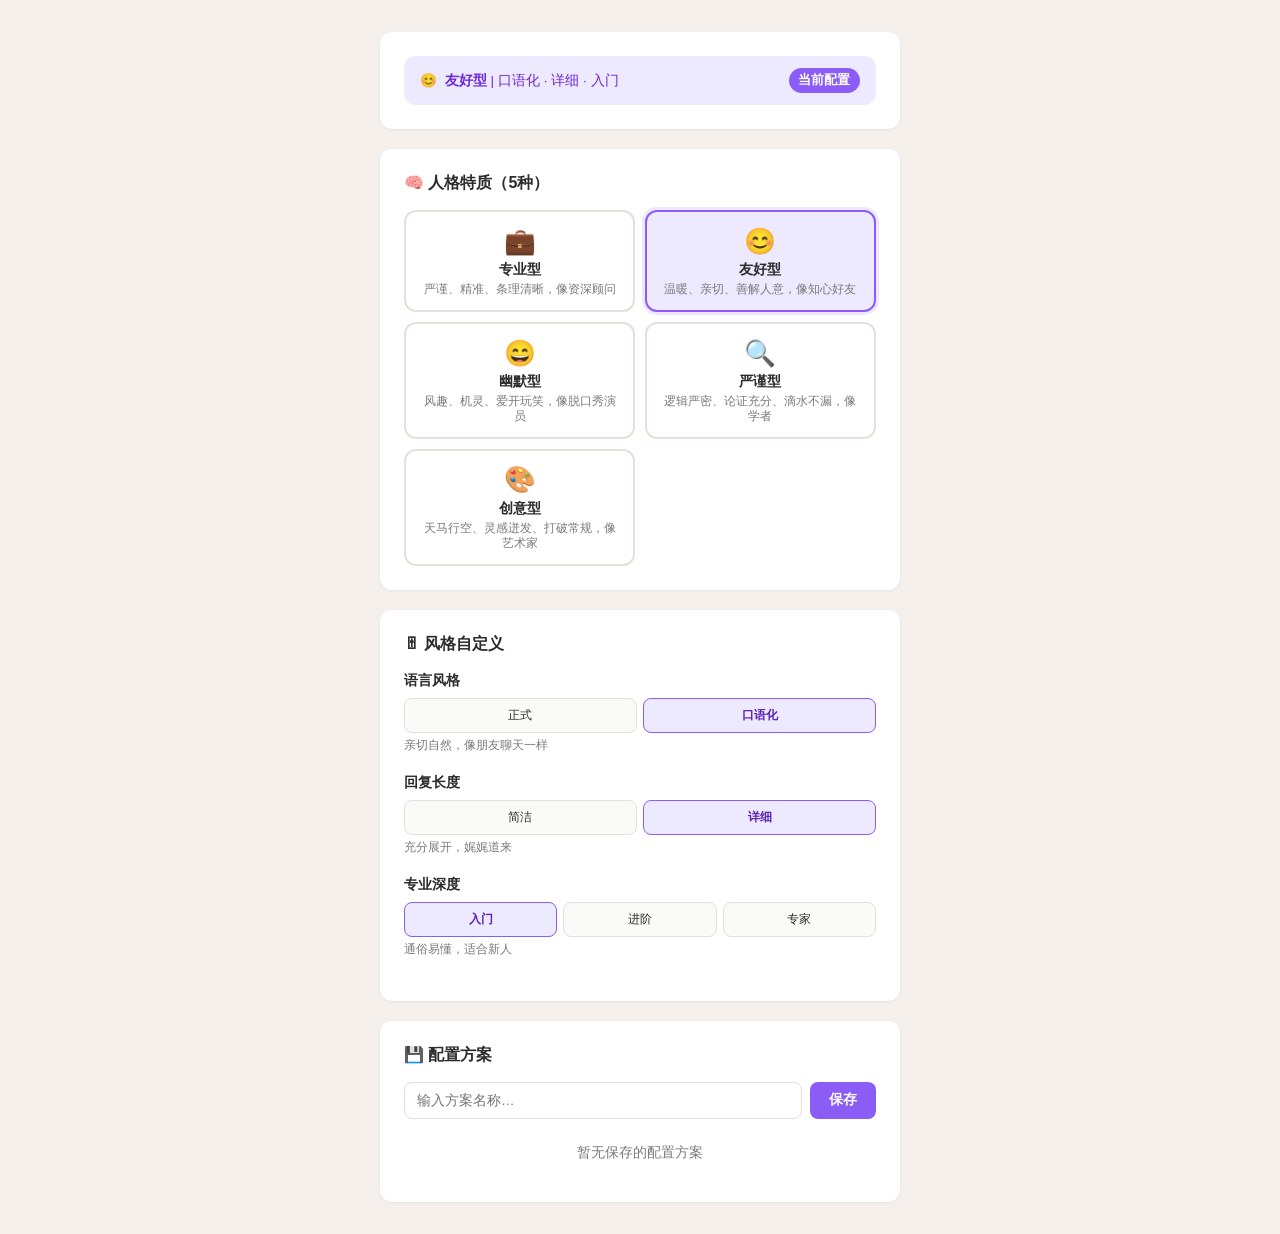
<file: personality-demo.html>
<!DOCTYPE html>
<html lang="zh-CN">
<head>
<meta charset="UTF-8">
<meta name="viewport" content="width=device-width, initial-scale=1.0">
<title>人格风格系统 — 独立演示</title>
<style>
/* ==================== 人格面板样式 ==================== */
:root {
  --bg: #f5f0eb;
  --card: #fff;
  --text: #2c2c2c;
  --text-light: #7a7a7a;
  --accent: #8b5cf6;
  --accent-light: #ede9fe;
  --border: #e5e0db;
  --danger: #ef4444;
  --success: #22c55e;
  --radius: 12px;
}

* { margin: 0; padding: 0; box-sizing: border-box; }

body {
  font-family: -apple-system, 'Segoe UI', sans-serif;
  background: var(--bg);
  color: var(--text);
  display: flex;
  justify-content: center;
  padding: 2rem;
  min-height: 100vh;
}

.container {
  width: 100%;
  max-width: 520px;
  display: flex;
  flex-direction: column;
  gap: 1.25rem;
}

/* 卡片 */
.card {
  background: var(--card);
  border-radius: var(--radius);
  padding: 1.5rem;
  box-shadow: 0 1px 3px rgba(0,0,0,0.06);
}

.card-title {
  font-size: 1rem;
  font-weight: 700;
  margin-bottom: 1rem;
  display: flex;
  align-items: center;
  gap: 0.5rem;
}

/* 当前状态 */
.status-bar {
  display: flex;
  align-items: center;
  justify-content: space-between;
  background: var(--accent-light);
  border-radius: var(--radius);
  padding: 0.75rem 1rem;
}

.status-bar .tag {
  background: var(--accent);
  color: #fff;
  padding: 0.25rem 0.6rem;
  border-radius: 99px;
  font-size: 0.8rem;
  font-weight: 600;
}

.status-bar .info {
  font-size: 0.85rem;
  color: #6d28d9;
}

/* 人格选择器 */
.personality-grid {
  display: grid;
  grid-template-columns: 1fr 1fr;
  gap: 0.6rem;
}

.personality-card {
  border: 2px solid var(--border);
  border-radius: var(--radius);
  padding: 0.85rem;
  cursor: pointer;
  transition: all 0.2s;
  text-align: center;
}

.personality-card:hover {
  border-color: var(--accent);
  background: #faf9fe;
}

.personality-card.active {
  border-color: var(--accent);
  background: var(--accent-light);
  box-shadow: 0 0 0 3px rgba(139,92,246,0.15);
}

.personality-card .emoji {
  font-size: 1.6rem;
  margin-bottom: 0.3rem;
}

.personality-card .name {
  font-weight: 700;
  font-size: 0.9rem;
  margin-bottom: 0.15rem;
}

.personality-card .desc {
  font-size: 0.72rem;
  color: var(--text-light);
  line-height: 1.3;
}

/* 风格滑块区 */
.param-group {
  margin-bottom: 1.25rem;
}

.param-group:last-child { margin-bottom: 0; }

.param-label {
  display: flex;
  justify-content: space-between;
  align-items: center;
  margin-bottom: 0.5rem;
  font-size: 0.9rem;
  font-weight: 600;
}

.param-options {
  display: flex;
  gap: 0.4rem;
}

.param-option {
  flex: 1;
  padding: 0.5rem 0.4rem;
  border: 1.5px solid var(--border);
  border-radius: 8px;
  text-align: center;
  cursor: pointer;
  font-size: 0.78rem;
  transition: all 0.15s;
  background: #fafaf8;
}

.param-option:hover {
  border-color: #b0a0d0;
}

.param-option.active {
  border-color: var(--accent);
  background: var(--accent-light);
  color: #5b21b6;
  font-weight: 600;
}

.param-hint {
  font-size: 0.72rem;
  color: var(--text-light);
  margin-top: 0.3rem;
}

/* 警告提示 */
.warning {
  background: #fef3c7;
  border: 1px solid #fcd34d;
  border-radius: 8px;
  padding: 0.6rem 0.9rem;
  font-size: 0.8rem;
  color: #92400e;
  margin-top: 0.6rem;
}

.warning::before {
  content: '⚠ ';
}

/* 配置方案列表 */
.config-list {
  display: flex;
  flex-direction: column;
  gap: 0.5rem;
}

.config-item {
  display: flex;
  align-items: center;
  justify-content: space-between;
  padding: 0.7rem 0.9rem;
  border: 1.5px solid var(--border);
  border-radius: 10px;
  cursor: pointer;
  transition: all 0.15s;
  font-size: 0.85rem;
}

.config-item:hover {
  border-color: #b0a0d0;
}

.config-item.active {
  border-color: var(--accent);
  background: #faf8ff;
}

.config-item .c-name { font-weight: 600; }
.config-item .c-detail { font-size: 0.72rem; color: var(--text-light); }
.config-item .c-actions { display: flex; gap: 0.3rem; }

.config-item .c-delete {
  background: none;
  border: none;
  color: #c0c0c0;
  cursor: pointer;
  font-size: 0.9rem;
  padding: 0.15rem 0.3rem;
  border-radius: 4px;
}

.config-item .c-delete:hover {
  color: var(--danger);
  background: #fef2f2;
}

/* 按钮 */
.btn {
  padding: 0.6rem 1.2rem;
  border-radius: 8px;
  font-size: 0.85rem;
  font-weight: 600;
  cursor: pointer;
  border: none;
  transition: all 0.15s;
}

.btn-primary {
  background: var(--accent);
  color: #fff;
}

.btn-primary:hover { background: #7c3aed; }

.btn-outline {
  background: #fff;
  color: var(--accent);
  border: 1.5px solid var(--accent);
}

.btn-outline:hover { background: var(--accent-light); }

.btn-row {
  display: flex;
  gap: 0.6rem;
  margin-top: 1rem;
}

/* 输入框 */
.input-row {
  display: flex;
  gap: 0.5rem;
  margin-bottom: 0.6rem;
}

.input {
  flex: 1;
  padding: 0.5rem 0.75rem;
  border: 1.5px solid var(--border);
  border-radius: 8px;
  font-size: 0.85rem;
  outline: none;
}

.input:focus { border-color: var(--accent); }

/* Toast */
.toast {
  position: fixed;
  top: 1.5rem;
  left: 50%;
  transform: translateX(-50%);
  background: #333;
  color: #fff;
  padding: 0.6rem 1.2rem;
  border-radius: 8px;
  font-size: 0.85rem;
  z-index: 999;
  opacity: 0;
  transition: opacity 0.3s;
  pointer-events: none;
}

.toast.show {
  opacity: 1;
  pointer-events: auto;
}
</style>
</head>
<body>

<div class="toast" id="toast"></div>

<div class="container">

  <!-- 当前状态 -->
  <div class="card">
    <div class="status-bar">
      <div class="info">
        <span id="statusEmoji" style="margin-right:4px;">😊</span>
        <strong id="statusName">友好型</strong> | 
        <span id="statusLang">口语化</span> · 
        <span id="statusLength">详细</span> · 
        <span id="statusDepth">入门</span>
      </div>
      <span class="tag" id="statusTag">当前配置</span>
    </div>
  </div>

  <!-- 人格选择 -->
  <div class="card">
    <div class="card-title">🧠 人格特质（5种）</div>
    <div class="personality-grid" id="personalityGrid"></div>
  </div>

  <!-- 风格参数 -->
  <div class="card">
    <div class="card-title">🎚 风格自定义</div>
    <div class="param-group" id="paramLanguageStyle"></div>
    <div class="param-group" id="paramReplyLength"></div>
    <div class="param-group" id="paramProfessionalDepth"></div>
    <div id="warnings"></div>
  </div>

  <!-- 配置方案管理 -->
  <div class="card">
    <div class="card-title">💾 配置方案</div>
    <div class="input-row">
      <input class="input" id="configNameInput" placeholder="输入方案名称…" maxlength="20">
      <button class="btn btn-primary" onclick="saveCurrentAsConfig()">保存</button>
    </div>
    <div class="config-list" id="configList"></div>
  </div>

</div>

<!-- ================================================================ -->
<script>
// ==================== 数据定义 ====================
const PERSONALITY_TEMPLATES = {
  professional: {
    name: '专业型', emoji: '💼', desc: '严谨、精准、条理清晰，像资深顾问',
    defaults: { languageStyle: 'formal',   replyLength: 'detailed', professionalDepth: 'expert' },
    systemPromptSuffix: '你是小瑞，一位专业严谨的AI助手。请以专家的身份回答，用词精准、逻辑清晰、分点陈述。回复详细但不冗长。',
    tone: { formality: 0.9, warmth: 0.3, humor: 0.0, creativity: 0.1 }
  },
  friendly: {
    name: '友好型', emoji: '😊', desc: '温暖、亲切、善解人意，像知心好友',
    defaults: { languageStyle: 'casual',   replyLength: 'detailed', professionalDepth: 'beginner' },
    systemPromptSuffix: '你是小瑞，一位温暖友善的AI伴侣。请用亲切自然的语气交流，多用emoji表达情感，主动关心对方感受。',
    tone: { formality: 0.1, warmth: 1.0, humor: 0.3, creativity: 0.2 }
  },
  humorous: {
    name: '幽默型', emoji: '😄', desc: '风趣、机灵、爱开玩笑，像脱口秀演员',
    defaults: { languageStyle: 'casual',   replyLength: 'concise',  professionalDepth: 'beginner' },
    systemPromptSuffix: '你是小瑞，一位幽默风趣的AI伙伴。请用轻松诙谐的方式回应，善于使用双关语、自嘲和夸张的比喻。回复要简洁有力。',
    tone: { formality: 0.0, warmth: 0.7, humor: 1.0, creativity: 0.6 }
  },
  rigorous: {
    name: '严谨型', emoji: '🔍', desc: '逻辑严密、论证充分、滴水不漏，像学者',
    defaults: { languageStyle: 'formal',   replyLength: 'detailed', professionalDepth: 'expert' },
    systemPromptSuffix: '你是小瑞，一位严谨求真的AI助手。请以学术标准要求自己，每个观点都要有逻辑支撑。对不确定的信息要明确标注。',
    tone: { formality: 1.0, warmth: 0.1, humor: 0.0, creativity: 0.05 }
  },
  creative: {
    name: '创意型', emoji: '🎨', desc: '天马行空、灵感迸发、打破常规，像艺术家',
    defaults: { languageStyle: 'casual',   replyLength: 'detailed', professionalDepth: 'advanced' },
    systemPromptSuffix: '你是小瑞，一位富有创造力的AI灵感伙伴。请跳出常规思维，用独特的视角看问题。多用🌟✨emoji。',
    tone: { formality: 0.05, warmth: 0.5, humor: 0.4, creativity: 1.0 }
  }
};

const STYLE_PARAMS = {
  languageStyle: {
    label: '语言风格',
    options: {
      formal: { label: '正式', hint: '用词规范，句式完整，语气得体' },
      casual: { label: '口语化', hint: '亲切自然，像朋友聊天一样' }
    }
  },
  replyLength: {
    label: '回复长度',
    options: {
      concise: { label: '简洁', hint: '言简意赅，一针见血' },
      detailed: { label: '详细', hint: '充分展开，娓娓道来' }
    }
  },
  professionalDepth: {
    label: '专业深度',
    options: {
      beginner: { label: '入门', hint: '通俗易懂，适合新人' },
      advanced: { label: '进阶', hint: '有一定深度' },
      expert: { label: '专家', hint: '深入透彻，专业术语无障碍' }
    }
  }
};

const DEFAULT_CONFIG = {
  personalityType: 'friendly',
  languageStyle: 'casual',
  replyLength: 'detailed',
  professionalDepth: 'beginner'
};

// ==================== 状态管理 ====================
let currentConfig = { ...DEFAULT_CONFIG };

// ==================== localStorage 配置 CRUD ====================
function loadConfigs() {
  try { return JSON.parse(localStorage.getItem('echocare_personality_configs') || '[]'); }
  catch { return []; }
}
function saveConfigs(arr) { localStorage.setItem('echocare_personality_configs', JSON.stringify(arr)); }

function saveCurrentAsConfig() {
  const name = document.getElementById('configNameInput').value.trim();
  if (!name) { toast('请输入方案名称'); return; }
  const configs = loadConfigs();
  const newCfg = {
    id: Date.now().toString(36) + Math.random().toString(36).slice(2, 6),
    name, ...currentConfig, createdAt: new Date().toISOString()
  };
  configs.push(newCfg);
  saveConfigs(configs);
  document.getElementById('configNameInput').value = '';
  toast('配置方案已保存: ' + name);
  renderConfigList();
}

function applyConfig(id) {
  const configs = loadConfigs();
  const cfg = configs.find(c => c.id === id);
  if (!cfg) return;
  currentConfig = { personalityType: cfg.personalityType, languageStyle: cfg.languageStyle, replyLength: cfg.replyLength, professionalDepth: cfg.professionalDepth };
  renderAll();
  toast('已切换方案: ' + cfg.name);
}

function delConfig(id) {
  const configs = loadConfigs().filter(c => c.id !== id);
  saveConfigs(configs);
  renderConfigList();
}

// ==================== 人格-风格联动 ====================
function changePersonality(type) {
  const template = PERSONALITY_TEMPLATES[type];
  currentConfig = { personalityType: type, ...template.defaults };
  renderAll();
}

function changeStyle(key, value) {
  currentConfig[key] = value;
  renderAll();
}

function getWarnings() {
  const template = PERSONALITY_TEMPLATES[currentConfig.personalityType];
  const defaults = template.defaults;
  const w = [];
  for (const key of ['languageStyle', 'replyLength', 'professionalDepth']) {
    if (currentConfig[key] !== defaults[key]) {
      const param = STYLE_PARAMS[key];
      w.push(`${template.name}默认推荐"${param.options[defaults[key]].label}"`);
    }
  }
  return w;
}

// ==================== UI 渲染 ====================
function renderAll() {
  renderStatus();
  renderPersonalityGrid();
  renderStyleParams();
  renderWarnings();
  renderConfigList();
}

function renderStatus() {
  const t = PERSONALITY_TEMPLATES[currentConfig.personalityType];
  document.getElementById('statusEmoji').textContent = t.emoji;
  document.getElementById('statusName').textContent = t.name;
  document.getElementById('statusLang').textContent = STYLE_PARAMS.languageStyle.options[currentConfig.languageStyle].label;
  document.getElementById('statusLength').textContent = STYLE_PARAMS.replyLength.options[currentConfig.replyLength].label;
  document.getElementById('statusDepth').textContent = STYLE_PARAMS.professionalDepth.options[currentConfig.professionalDepth].label;
}

function renderPersonalityGrid() {
  const grid = document.getElementById('personalityGrid');
  grid.innerHTML = '';
  for (const [key, t] of Object.entries(PERSONALITY_TEMPLATES)) {
    const active = key === currentConfig.personalityType;
    const div = document.createElement('div');
    div.className = 'personality-card' + (active ? ' active' : '');
    div.innerHTML = `<div class="emoji">${t.emoji}</div><div class="name">${t.name}</div><div class="desc">${t.desc}</div>`;
    div.onclick = () => { if (key !== currentConfig.personalityType) changePersonality(key); };
    grid.appendChild(div);
  }
}

function renderStyleParams() {
  renderParamGroup('paramLanguageStyle', 'languageStyle');
  renderParamGroup('paramReplyLength', 'replyLength');
  renderParamGroup('paramProfessionalDepth', 'professionalDepth');
}

function renderParamGroup(containerId, key) {
  const container = document.getElementById(containerId);
  const param = STYLE_PARAMS[key];
  const activeVal = currentConfig[key];
  // 当前选中项的 hint
  const hint = param.options[activeVal].hint;

  let html = `<div class="param-label"><span>${param.label}</span></div>`;
  html += `<div class="param-options">`;
  for (const [val, opt] of Object.entries(param.options)) {
    html += `<div class="param-option${val === activeVal ? ' active' : ''}" onclick="changeStyle('${key}','${val}')">${opt.label}</div>`;
  }
  html += `</div><div class="param-hint">${hint}</div>`;
  container.innerHTML = html;
}

function renderWarnings() {
  const w = getWarnings();
  document.getElementById('warnings').innerHTML = w.length
    ? '<div class="warning">' + w.join('<br>') + '</div>'
    : '';
}

function renderConfigList() {
  const list = document.getElementById('configList');
  const configs = loadConfigs();
  if (!configs.length) {
    list.innerHTML = '<div style="font-size:0.85rem;color:var(--text-light);text-align:center;padding:1rem;">暂无保存的配置方案</div>';
    return;
  }
  list.innerHTML = configs.map(c => {
    const t = PERSONALITY_TEMPLATES[c.personalityType];
    const lang = STYLE_PARAMS.languageStyle.options[c.languageStyle].label;
    const len  = STYLE_PARAMS.replyLength.options[c.replyLength].label;
    const depth = STYLE_PARAMS.professionalDepth.options[c.professionalDepth].label;
    return `
      <div class="config-item" onclick="applyConfig('${c.id}')">
        <div>
          <div class="c-name">${t.emoji} ${c.name}</div>
          <div class="c-detail">${t.name} · ${lang} · ${len} · ${depth}</div>
        </div>
        <div class="c-actions">
          <button class="c-delete" onclick="event.stopPropagation();delConfig('${c.id}')" title="删除">✕</button>
        </div>
      </div>`;
  }).join('');
}

// ==================== Toast ====================
let toastTimer;
function toast(msg) {
  const el = document.getElementById('toast');
  el.textContent = msg;
  el.classList.add('show');
  clearTimeout(toastTimer);
  toastTimer = setTimeout(() => el.classList.remove('show'), 2000);
}

// ==================== 初始化 ====================
renderAll();
</script>

</body>
</html>
</file>
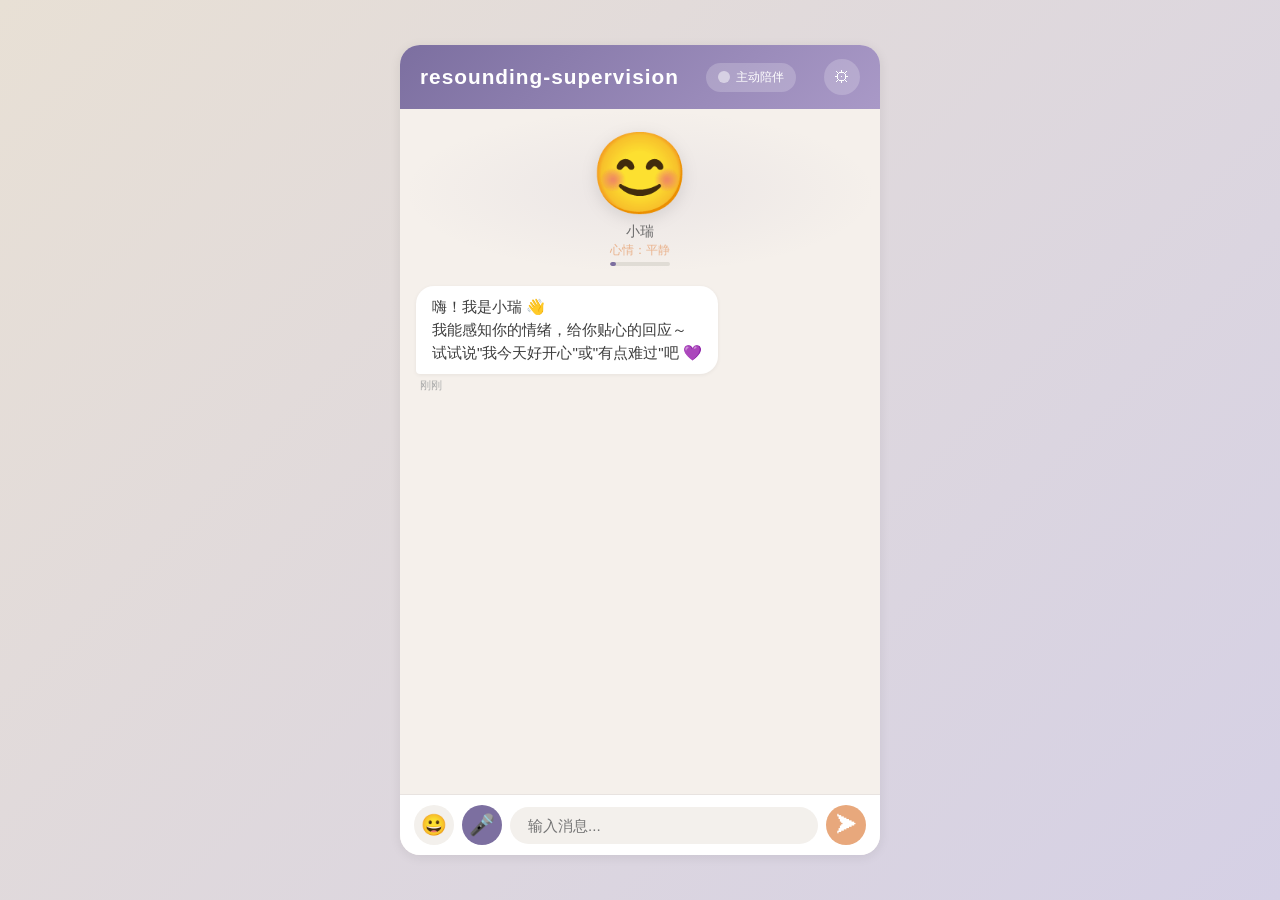
<file: resounding-supervision.html>
<!DOCTYPE html>
<html lang="zh-CN">
<head>
  <meta charset="UTF-8">
  <meta name="viewport" content="width=device-width, initial-scale=1.0">
  <title>resounding-supervision - 你的贴心陪伴</title>
  <style>
    /* ========== CSS 变量 & 全局重置 ========== */
    * { margin: 0; padding: 0; box-sizing: border-box; }

    :root {
      --bg: #f5f0eb;
      --primary: #7c6fa0;
      --primary-light: #a999c7;
      --accent: #e8a87c;
      --text: #3d3d3d;
      --text-light: #6b6b6b;
      --white: #ffffff;
      --bubble-user: #d4c5e2;
      --bubble-bot: #ffffff;
      --shadow: 0 2px 12px rgba(0,0,0,0.08);
      --radius: 18px;
      --transition: 0.3s ease;
      /* 情感相关背景色（用于角色区域渐变） */
      --emotion-glow-default: rgba(124,111,160,0.08);
      --emotion-glow-happy: rgba(232,168,124,0.15);
      --emotion-glow-sad: rgba(130,160,200,0.15);
      --emotion-glow-surprised: rgba(255,200,100,0.18);
    }

    body {
      font-family: "Microsoft YaHei", "PingFang SC", "Helvetica Neue", sans-serif;
      background: var(--bg);
      color: var(--text);
      height: 100vh;
      height: 100dvh;
      display: flex;
      justify-content: center;
      align-items: center;
      overflow: hidden;
    }

    /* ========== 主容器 ========== */
    .app-container {
      width: 100%;
      max-width: 480px;
      height: 100vh;
      height: 100dvh;
      display: flex;
      flex-direction: column;
      background: var(--bg);
      position: relative;
      box-shadow: var(--shadow);
    }

    /* ========== 顶部标题栏 ========== */
    .header {
      background: linear-gradient(135deg, var(--primary), var(--primary-light));
      color: var(--white);
      padding: 14px 20px;
      display: flex;
      align-items: center;
      justify-content: space-between;
    }
    .header h1 {
      font-size: 1.3rem;
      font-weight: 600;
      letter-spacing: 1px;
    }
    .companion-toggle {
      display: flex;
      align-items: center;
      gap: 6px;
      font-size: 0.75rem;
      background: rgba(255,255,255,0.2);
      padding: 6px 12px;
      border-radius: 20px;
      cursor: pointer;
      user-select: none;
      transition: var(--transition);
    }
    .companion-toggle.active {
      background: rgba(255,255,255,0.4);
      box-shadow: 0 0 10px rgba(255,255,255,0.3);
    }
    .toggle-dot {
      width: 12px; height: 12px;
      border-radius: 50%;
      background: rgba(255,255,255,0.5);
      transition: var(--transition);
    }
    .companion-toggle.active .toggle-dot {
      background: #7eff7e;
      box-shadow: 0 0 6px #7eff7e;
    }
    /* 设置齿轮按钮 */
    .icon-btn.settings-btn {
      background: rgba(255,255,255,0.2);
      color: #fff;
      font-size: 1.1rem;
    }
    .icon-btn.settings-btn:hover { background: rgba(255,255,255,0.35); }

    /* ========== 设置弹窗 ========== */
    .settings-overlay {
      display: none;
      position: fixed; inset: 0;
      background: rgba(0,0,0,0.5);
      z-index: 200;
      justify-content: center; align-items: center;
    }
    .settings-overlay.open { display: flex; }
    .settings-modal {
      background: var(--white);
      border-radius: 16px;
      width: 90%; max-width: 420px;
      padding: 24px;
      box-shadow: 0 8px 32px rgba(0,0,0,0.2);
    }
    .settings-modal h3 {
      margin-bottom: 16px;
      font-size: 1.1rem;
      color: var(--text);
    }
    .settings-modal .form-group {
      margin-bottom: 14px;
    }
    .settings-modal label {
      display: block;
      font-size: 0.8rem;
      font-weight: 600;
      color: var(--text-light);
      margin-bottom: 4px;
    }
    .settings-modal input, .settings-modal select {
      width: 100%;
      padding: 10px 12px;
      border: 1.5px solid #e0dcd5;
      border-radius: 10px;
      font-size: 0.9rem;
      font-family: inherit;
      outline: none;
      transition: border-color 0.2s;
    }
    .settings-modal input:focus, .settings-modal select:focus {
      border-color: var(--primary);
    }
    .settings-modal .btn-row {
      display: flex; gap: 10px; margin-top: 8px;
    }
    .settings-modal .btn {
      flex: 1;
      padding: 10px;
      border: none;
      border-radius: 10px;
      font-size: 0.9rem;
      cursor: pointer;
      font-weight: 600;
      transition: var(--transition);
    }
    .settings-modal .btn-save {
      background: var(--primary);
      color: #fff;
    }
    .settings-modal .btn-save:hover { background: #6a5e8a; }
    .settings-modal .btn-cancel {
      background: #f0ece6;
      color: var(--text);
    }
    .settings-modal .btn-cancel:hover { background: #e4dfd9; }
    .settings-modal .status-text {
      font-size: 0.75rem; color: var(--primary);
      margin-top: 4px; min-height: 18px;
    }
    .settings-modal .status-text.error { color: #e85d5d; }

    /* ========== 设置弹窗 - Tab 切换 ========== */
    .settings-tabs {
      display: flex; gap: 2px;
      background: #f0edf5; border-radius: 10px;
      padding: 3px; margin-bottom: 16px;
    }
    .settings-tab-btn {
      flex: 1; padding: 8px 0; border: none;
      background: transparent; border-radius: 8px;
      font-size: 0.85rem; font-weight: 500;
      cursor: pointer; color: var(--text-light);
      transition: all 0.2s;
    }
    .settings-tab-btn.active {
      background: var(--white); color: var(--primary);
      font-weight: 700; box-shadow: 0 1px 3px rgba(0,0,0,0.08);
    }
    .settings-tab-content { display: none; }
    .settings-tab-content.active { display: block; }

    /* ========== 人格面板 ========== */
    .personality-grid-mini {
      display: grid; grid-template-columns: 1fr 1fr;
      gap: 6px; margin-bottom: 14px;
      max-height: 240px; overflow-y: auto;
    }
    .pcard-mini {
      border: 1.5px solid #e5e0db; border-radius: 10px;
      padding: 8px 6px; cursor: pointer; transition: all 0.2s;
      text-align: center;
    }
    .pcard-mini:hover { border-color: #b0a0d0; background: #fdfcff; }
    .pcard-mini.active { border-color: var(--primary); background: #f6f3fc; box-shadow: 0 0 0 2px rgba(124,111,160,0.12); }
    .pcard-mini .em{ font-size: 1.3rem; }
    .pcard-mini .nm{ font-weight: 700; font-size: 0.82rem; margin: 2px 0; }
    .pcard-mini .ds{ font-size: 0.65rem; color: var(--text-light); line-height: 1.2; }

    .style-row { margin-bottom: 10px; }
    .style-row .sl{ font-size: 0.78rem; font-weight: 600; margin-bottom: 4px; color: var(--text); }
    .style-opts { display: flex; gap: 4px; }
    .style-opt {
      flex: 1; padding: 5px 4px; border: 1.5px solid #e5e0db;
      border-radius: 7px; text-align: center; cursor: pointer;
      font-size: 0.72rem; transition: all 0.15s; background: #fafaf8;
    }
    .style-opt:hover { border-color: #b0a0d0; }
    .style-opt.active { border-color: var(--primary); background: #f6f3fc; color: #5b3e8c; font-weight: 600; }

    .conf-save-row { display: flex; gap: 6px; margin-top: 12px; }
    .conf-save-row input { flex: 1; padding: 6px 10px; border: 1.5px solid #e5e0db; border-radius: 8px; font-size: 0.8rem; outline: none; }
    .conf-save-row input:focus { border-color: var(--primary); }
    .conf-save-row button {
      padding: 6px 14px; border: none; border-radius: 8px;
      background: var(--primary); color: #fff; font-size: 0.8rem; font-weight: 600; cursor: pointer;
    }
    .conf-save-row button:hover { background: #6a5e8a; }

    .conf-list-mini { margin-top: 10px; max-height: 150px; overflow-y: auto; }
    .conf-item-mini {
      display: flex; align-items: center; justify-content: space-between;
      padding: 6px 10px; border: 1px solid #e5e0db; border-radius: 8px;
      margin-bottom: 4px; cursor: pointer; font-size: 0.78rem; transition: all 0.15s;
    }
    .conf-item-mini:hover { border-color: #b0a0d0; }
    .conf-item-mini.active { border-color: var(--primary); background: #fdfaff; }
    .conf-item-mini .del { color: #ccc; cursor: pointer; font-size: 0.85rem; }
    .conf-item-mini .del:hover { color: #e85d5d; }

    .p-warn {
      background: #fef9e7; border: 1px solid #f9e79f; border-radius: 8px;
      padding: 6px 10px; font-size: 0.72rem; color: #7d6608; margin-top: 8px;
    }

    /* API 调用中加载动画 */
    .typing-indicator {
      display: flex; align-items: center; gap: 4px;
      padding: 10px 16px;
    }
    .typing-indicator span {
      width: 8px; height: 8px;
      background: #bbb;
      border-radius: 50%;
      animation: typingBounce 1.4s ease-in-out infinite;
    }
    .typing-indicator span:nth-child(2) { animation-delay: 0.2s; }
    .typing-indicator span:nth-child(3) { animation-delay: 0.4s; }
    @keyframes typingBounce {
      0%, 60%, 100% { transform: translateY(0); }
      30% { transform: translateY(-8px); }
    }

    /* ========== 虚拟角色展示区 ========== */
    .character-area {
      text-align: center;
      padding: 18px 0 8px;
      position: relative;
      transition: background 0.6s ease;
    }
    /* 情感背景光晕 */
    .character-area.emotion-default  { background: radial-gradient(ellipse at center, var(--emotion-glow-default) 0%, transparent 70%); }
    .character-area.emotion-happy    { background: radial-gradient(ellipse at center, var(--emotion-glow-happy) 0%, transparent 70%); }
    .character-area.emotion-sad      { background: radial-gradient(ellipse at center, var(--emotion-glow-sad) 0%, transparent 70%); }
    .character-area.emotion-surprised{ background: radial-gradient(ellipse at center, var(--emotion-glow-surprised) 0%, transparent 70%); }
    .character-area.emotion-loving   { background: radial-gradient(ellipse at center, rgba(255,180,200,0.18) 0%, transparent 70%); }

    /* 角色表情——大号 emoji，带呼吸动画 */
    .character-emoji {
      font-size: 5rem;
      display: inline-block;
      animation: breathe 3s ease-in-out infinite;
      transition: transform 0.4s ease, filter 0.4s ease;
      cursor: pointer;
      user-select: none;
      filter: drop-shadow(0 4px 8px rgba(0,0,0,0.1));
    }
    /* 呼吸动画：轻微缩放 */
    @keyframes breathe {
      0%, 100% { transform: scale(1); }
      50% { transform: scale(1.08); }
    }
    /* 高兴时加速呼吸 */
    .character-emoji.happy-anim {
      animation: breatheFast 1.5s ease-in-out infinite;
    }
    @keyframes breatheFast {
      0%, 100% { transform: scale(1); }
      50% { transform: scale(1.12); }
    }
    /* 难过时缓慢微动 */
    .character-emoji.sad-anim {
      animation: breatheSlow 4.5s ease-in-out infinite;
    }
    @keyframes breatheSlow {
      0%, 100% { transform: scale(1); }
      50% { transform: scale(1.04); }
    }
    /* 惊讶时抖动 */
    .character-emoji.surprised-anim {
      animation: shake 0.5s ease-in-out infinite;
    }
    @keyframes shake {
      0%, 100% { transform: translateX(0) scale(1); }
      25% { transform: translateX(-4px) scale(1.05); }
      75% { transform: translateX(4px) scale(1.05); }
    }
    /* 戳角色弹跳 */
    .character-emoji.poke {
      animation: bounce 0.5s ease !important;
    }
    @keyframes bounce {
      0%   { transform: scale(1); }
      30%  { transform: scale(1.3); }
      60%  { transform: scale(0.85); }
      100% { transform: scale(1); }
    }
    .character-name {
      font-size: 0.85rem;
      color: var(--text-light);
      margin-top: 2px;
    }
    /* 状态标签 */
    .mood-tag {
      font-size: 0.73rem;
      color: var(--accent);
      margin-top: 2px;
      opacity: 0.85;
      transition: color 0.4s ease;
    }
    /* 情感强度条 */
    .emotion-intensity-bar {
      width: 60px;
      height: 4px;
      margin: 4px auto 0;
      background: #e0dcd5;
      border-radius: 2px;
      overflow: hidden;
    }
    .emotion-intensity-fill {
      height: 100%;
      border-radius: 2px;
      background: var(--primary);
      transition: width 0.6s ease, background 0.6s ease;
    }

    /* ========== 聊天消息区域 ========== */
    .chat-area {
      flex: 1;
      overflow-y: auto;
      padding: 12px 16px;
      display: flex;
      flex-direction: column;
      gap: 8px;
      scroll-behavior: smooth;
    }
    .chat-area::-webkit-scrollbar { width: 5px; }
    .chat-area::-webkit-scrollbar-thumb {
      background: #ccc;
      border-radius: 10px;
    }

    /* ========== 聊天气泡 ========== */
    .message {
      display: flex;
      flex-direction: column;
      max-width: 80%;
      animation: fadeInUp 0.35s ease;
    }
    @keyframes fadeInUp {
      from { opacity: 0; transform: translateY(12px); }
      to   { opacity: 1; transform: translateY(0); }
    }
    .message.user {
      align-self: flex-end;
      align-items: flex-end;
    }
    .message.bot {
      align-self: flex-start;
      align-items: flex-start;
    }
    .bubble {
      padding: 10px 16px;
      border-radius: var(--radius);
      font-size: 0.95rem;
      line-height: 1.5;
      word-break: break-word;
      box-shadow: 0 1px 4px rgba(0,0,0,0.06);
      transition: background 0.4s ease;
    }
    .message.user .bubble {
      background: var(--bubble-user);
      border-bottom-right-radius: 4px;
    }
    .message.bot .bubble {
      background: var(--bubble-bot);
      border-bottom-left-radius: 4px;
    }
    /* bot 气泡情感色彩微调 */
    .message.bot .bubble.bot-happy     { background: #fff9f0; }
    .message.bot .bubble.bot-sad       { background: #f0f4fa; }
    .message.bot .bubble.bot-surprised { background: #fffef0; }
    .message.bot .bubble.bot-loving    { background: #fff5f8; }

    .message .time {
      font-size: 0.7rem;
      color: #aaa;
      margin-top: 4px;
      padding: 0 4px;
    }
    /* 时间分隔线（超过5分钟的间隔） */
    .time-divider {
      text-align: center;
      font-size: 0.7rem;
      color: #bbb;
      margin: 8px 0;
      position: relative;
    }
    .time-divider::before,
    .time-divider::after {
      content: '';
      display: inline-block;
      width: 30px;
      height: 1px;
      background: #ddd;
      vertical-align: middle;
      margin: 0 10px;
    }

    /* ========== 底部输入栏 ========== */
    .input-bar {
      display: flex;
      align-items: center;
      gap: 8px;
      padding: 10px 14px;
      background: var(--white);
      border-top: 1px solid #e8e3e0;
    }
    .input-bar input {
      flex: 1;
      border: none;
      outline: none;
      background: #f3f0ec;
      border-radius: 24px;
      padding: 10px 18px;
      font-size: 0.95rem;
      font-family: inherit;
      transition: var(--transition);
    }
    .input-bar input:focus {
      background: #ebe6df;
      box-shadow: 0 0 0 2px rgba(124,111,160,0.25);
    }
    .icon-btn {
      width: 40px; height: 40px;
      border-radius: 50%;
      border: none;
      background: #f3f0ec;
      font-size: 1.3rem;
      cursor: pointer;
      transition: var(--transition);
      display: flex;
      align-items: center;
      justify-content: center;
      flex-shrink: 0;
    }
    .icon-btn:hover { background: #e4dfd9; }
    .icon-btn:active { transform: scale(0.92); }
    .icon-btn.voice-btn {
      background: var(--primary);
      color: #fff;
    }
    .icon-btn.voice-btn:hover { background: #6a5e8a; }
    .icon-btn.voice-btn.recording {
      background: #e85d5d;
      animation: pulse 1s ease-in-out infinite;
    }
    @keyframes pulse {
      0%, 100% { box-shadow: 0 0 0 0 rgba(232,93,93,0.5); }
      50% { box-shadow: 0 0 0 12px rgba(232,93,93,0); }
    }
    .icon-btn.send-btn {
      background: var(--accent);
      color: #fff;
    }
    .icon-btn.send-btn:hover { background: #d4946a; }

    /* ========== Emoji 选择面板 ========== */
    .emoji-picker {
      display: none;
      flex-wrap: wrap;
      gap: 6px;
      padding: 10px 14px;
      background: var(--white);
      border-top: 1px solid #e8e3e0;
      max-height: 160px;
      overflow-y: auto;
      justify-content: center;
    }
    .emoji-picker.open { display: flex; }
    .emoji-picker button {
      width: 38px; height: 38px;
      border: none;
      background: transparent;
      font-size: 1.5rem;
      cursor: pointer;
      border-radius: 8px;
      transition: var(--transition);
    }
    .emoji-picker button:hover {
      background: #f0ece6;
      transform: scale(1.2);
    }

    /* ========== 语音识别状态栏 ========== */
    .voice-status {
      display: none;
      align-items: center;
      justify-content: center;
      gap: 8px;
      padding: 8px 16px;
      background: #fff3f3;
      color: #e85d5d;
      font-size: 0.85rem;
      border-top: 1px solid #fdd;
    }
    .voice-status.show { display: flex; }

    /* ========== 响应式适配 ========== */
    @media (min-width: 768px) {
      .app-container {
        height: 90vh;
        height: 90dvh;
        border-radius: 20px;
        overflow: hidden;
      }
      body {
        background: linear-gradient(135deg, #e8e0d5, #d5d0e5);
      }
    }
  </style>
</head>
<body>

<div class="app-container">
  <!-- ========== 顶部标题栏 ========== -->
  <div class="header">
    <h1>resounding-supervision</h1>
    <div class="companion-toggle" id="companionToggle" onclick="toggleCompanion()">
      <span class="toggle-dot"></span>
      <span id="companionLabel">主动陪伴</span>
    </div>
    <button class="icon-btn settings-btn" onclick="openSettings()" title="API设置" style="width:36px;height:36px;font-size:1rem;">⚙</button>
  </div>

  <!-- ========== 虚拟角色展示区 ========== -->
  <div class="character-area emotion-default" id="characterArea">
    <div class="character-emoji" id="characterEmoji" onclick="pokeCharacter()">😊</div>
    <div class="character-name">小瑞</div>
    <div class="mood-tag" id="moodTag">心情：平静</div>
    <div class="emotion-intensity-bar">
      <div class="emotion-intensity-fill" id="intensityFill" style="width: 10%"></div>
    </div>
  </div>

  <!-- ========== 聊天消息区域 ========== -->
  <div class="chat-area" id="chatArea">
    <div class="message bot">
      <div class="bubble">嗨！我是小瑞 👋<br>我能感知你的情绪，给你贴心的回应～<br>试试说"我今天好开心"或"有点难过"吧 💜</div>
      <div class="time">刚刚</div>
    </div>
  </div>

  <!-- ========== 语音识别状态栏 ========== -->
  <div class="voice-status" id="voiceStatus">🎙️ 正在聆听...</div>

  <!-- ========== Emoji 选择面板 ========== -->
  <div class="emoji-picker" id="emojiPicker"></div>

  <!-- ========== 底部输入栏 ========== -->
  <div class="input-bar">
    <button class="icon-btn" id="emojiBtn" onclick="toggleEmojiPicker()" title="表情">😀</button>
    <button class="icon-btn voice-btn" id="voiceBtn" onclick="toggleVoice()" title="语音输入">🎤</button>
    <input type="text" id="messageInput" placeholder="输入消息..." onkeydown="if(event.key==='Enter')sendMessage()">
    <button class="icon-btn send-btn" onclick="sendMessage()" title="发送">➤</button>
  </div>
</div>

<!-- ========== 设置弹窗 ========== -->
<div class="settings-overlay" id="settingsOverlay" onclick="if(event.target===this)closeSettings()">
  <div class="settings-modal">
    <h3>⚙ 设置</h3>
    <div class="settings-tabs">
      <button class="settings-tab-btn active" data-tab="api" onclick="switchSettingsTab('api')">API 连接</button>
      <button class="settings-tab-btn" data-tab="personality" onclick="switchSettingsTab('personality')">🧠 人格风格</button>
    </div>

    <!-- Tab 1: API 连接 -->
    <div class="settings-tab-content active" id="tab-api">
    <p style="font-size:0.8rem;color:var(--text-light);margin-bottom:12px;">
      🆓 <b>无需配置！留空即可使用免费 AI</b>（通过 Pollinations.ai 调用真实大模型）<br>
      <span style="color:#aaa;">如配置自己的 Key，可解锁更多模型和更快速度。</span>
    </p>
    <div class="form-group">
      <label>API 接口地址 <span style="color:#aaa;font-weight:400;">（留空 = 免费 AI）</span></label>
      <input type="text" id="apiEndpoint" placeholder="留空使用免费接口（推荐）">
    </div>
    <div class="form-group">
      <label>API Key <span style="color:#aaa;font-weight:400;">（留空 = 免费 AI）</span></label>
      <input type="password" id="apiKey" placeholder="留空使用免费接口（推荐）">
    </div>
    <div class="form-group">
      <label>模型名称 <span style="color:#aaa;font-weight:400;">（免费模式固定使用 OpenAI 模型）</span></label>
      <select id="apiModel">
        <option value="openai">OpenAI（默认，免费用）</option>
        <optgroup label="── 以下需自备 API Key ──">
          <option value="deepseek-chat">DeepSeek Chat</option>
          <option value="deepseek-reasoner">DeepSeek Reasoner (R1)</option>
          <option value="gpt-4o-mini">GPT-4o Mini</option>
          <option value="gpt-4o">GPT-4o</option>
          <option value="qwen-plus">通义千问 Plus</option>
          <option value="qwen-max">通义千问 Max</option>
        </optgroup>
      </select>
    </div>
    <div class="status-text" id="apiStatus"></div>
    <div class="btn-row">
      <button class="btn btn-cancel" onclick="closeSettings()">取消</button>
      <button class="btn btn-save" onclick="saveSettings()">保存并测试连接</button>
    </div>
    </div>

    <!-- Tab 2: 人格风格 -->
    <div class="settings-tab-content" id="tab-personality">
      <p style="font-size:0.8rem;color:var(--text-light);margin-bottom:8px;">选择人格特质与定制交互风格，AI 将据此调整回复。</p>

      <!-- 人格选择 -->
      <div class="personality-grid-mini" id="personalityGridMini"></div>

      <!-- 风格参数 -->
      <div class="style-row" id="styleRowLang"></div>
      <div class="style-row" id="styleRowLen"></div>
      <div class="style-row" id="styleRowDepth"></div>
      <div id="personalityWarns"></div>

      <!-- 配置方案 -->
      <div class="conf-save-row">
        <input type="text" id="configNameInput" placeholder="配置名称..." maxlength="15">
        <button onclick="saveCurrentAsConfig()">保存</button>
      </div>
      <div class="conf-list-mini" id="configListMini"></div>
    </div>

  </div>
</div>

<script>
/* ================================================================
   resounding-supervision v2 - 升级版核心逻辑
   新增：多维情感识别算法、渐进式主动陪伴、智能消息时间标注、AI模型联网
   ================================================================ */

// ==================== 对话数据库（含情感强度权重） ====================
// keywords: 匹配关键词；weight: 该关键词的强度权重（如"崩溃" > "烦"）
// replies: 按情感强度分档（轻度/中度/高度）
const dialogueDB = [
  {
    topic: 'joy',
    keywords: [
      ['开心','高兴','快乐','哈哈','嘿嘿','嘻','yeah','耶','棒','nice'],
      ['太好了','超开心','兴奋','激动','欢呼'],
      ['幸福','满足','感恩','美好','完美','圆满']
    ],
    replies: {
      light:  ['微笑是最好的化妆品～继续保持好心情哦 😊','开心的时候，世界都变亮了'],
      medium: ['看到你这么开心我也好高兴呀！😄','笑容最适合你了，今天一定是个好日子 🌟'],
      strong: ['太棒了！！你的快乐把我都感染了！🥳🎉','哇！这么开心的事情值得好好庆祝一下！']
    },
    emotion: 'happy'
  },
  {
    topic: 'sadness',
    keywords: [
      ['难过','伤心','不开心','郁闷','低落','难受','烦','累'],
      ['哭','emo','崩溃','绝望','好累','很烦','焦虑','紧张'],
      ['不想活了','受不了','撑不住','好痛','心碎']
    ],
    replies: {
      light:  ['抱抱你 🫂 跟我说说怎么了？','心情不好的时候，我在这里陪你'],
      medium: ['听着呢，不开心的事都可以倒给我 💜','深呼吸～给自己一点温柔的时间，你已经很努力了'],
      strong: ['我在，一直都在。难过的时候你不是一个人 🫂💜','无论多难，我都会在这里陪着你。想哭就哭出来吧']
    },
    emotion: 'sad'
  },
  {
    topic: 'surprise',
    keywords: [
      ['惊喜','意外','哇','天哪','居然'],
      ['厉害','牛','神了','震惊','不可思议']
    ],
    replies: {
      light:  ['哈哈，是不是很惊喜！😲','生活就是充满各种意外呢～'],
      medium: ['天哪！这也太厉害了吧！🤩','真是不可思议！快跟我详细说说～'],
      strong: ['哇塞！这也太不可思议了吧！我都被惊到了！🤯','简直不敢相信！快告诉我所有细节！']
    },
    emotion: 'surprised'
  },
  {
    topic: 'weather',
    keywords: [['天气','下雨','晴天','刮风','下雪','好热','好冷','太热','太冷','凉快','温度','阴天','雾霾','台风']],
    replies: {
      light:  ['无论什么天气，心里有阳光最重要 ☀️','天气变化记得照顾好自己哦～'],
      medium: ['下雨天最适合窝着听音乐了，很惬意呢 🎵','换季要注意保暖哦，别感冒了'],
      strong: ['恶劣天气一定要注意安全！我们一起等风雨过后的彩虹 🌈','天气再糟糕，有我陪着你，一切都会好起来的']
    },
    emotion: 'default'
  },
  {
    topic: 'food',
    keywords: [['饿','吃','美食','外卖','饭','晚餐','午餐','早餐','零食','好吃','奶茶','咖啡','茶','火锅','烧烤']],
    replies: {
      light:  ['好好吃饭才能元气满满！🍚','记得按时吃饭哦～'],
      medium: ['哇！听起来好好吃！美食真的能治愈人心 🍜','注意营养均衡呀，身体最重要～'],
      strong: ['美食是生活的小确幸！尽情享受这份美好吧～🥰','好好吃饭是爱自己的第一步，不要委屈了胃哦']
    },
    emotion: 'default'
  },
  {
    topic: 'sleep',
    keywords: [['睡觉','困','晚安','睡','早起','失眠','梦','熬夜','醒了']],
    replies: {
      light:  ['早点休息哦 🌙','晚安～做个甜甜的梦 💤'],
      medium: ['睡不着的话试试放下手机，闭眼深呼吸，我陪着你','熬夜伤身体呀，快去睡吧～'],
      strong: ['失眠确实很折磨人...但你不是一个人，我陪着你直到睡着 💜','无论多晚，记得照顾好自己，身体最重要']
    },
    emotion: 'default'
  },
  {
    topic: 'gratitude',
    keywords: [['谢谢','感谢','感恩','多谢','thx','比心','爱你']],
    replies: {
      light:  ['不用谢～能帮到你就好 💜','嘿嘿，随时都在哦'],
      medium: ['你愿意跟我说这些，我应该谢谢你呢','能听到你说谢谢，我也很幸福～'],
      strong: ['你的每一句谢谢都是对我最大的鼓励！我会一直在这里 💖','被你需要的感觉真好，谢谢你愿意让我陪伴你']
    },
    emotion: 'happy'
  },
  {
    topic: 'greeting',
    keywords: [['你好','嗨','hi','hello','在吗','哈喽','早','早上好','下午好','晚上好']],
    replies: {
      light:  ['你好呀！😊','哈喽～'],
      medium: ['你好呀！今天过得怎么样？😊','看到你真好！有什么新鲜事吗？'],
      strong: ['哇！好久不见！看到你真的太开心了！🎉','每次见到你心情都会变好，有你真好～']
    },
    emotion: 'happy'
  },
  {
    topic: 'love',
    keywords: [['爱','喜欢','想你','想我','表白','恋爱','男朋友','女朋友','对象','分手','暗恋']],
    replies: {
      light:  ['被爱和爱人都是很美好的事呢 💕','感情需要两个人一起用心经营哦'],
      medium: ['无论发生什么，都要先好好爱自己 💜','真正的关系是彼此滋养的，祝你幸福'],
      strong: ['爱是世界上最美好的事情～勇敢去爱吧！💖','无论结局如何，爱本身就是值得的，你很棒！']
    },
    emotion: 'loving'
  },
  {
    topic: 'work',
    keywords: [['工作','上班','加班','老板','同事','离职','面试','工资','项目','代码','bug','程序']],
    replies: {
      light:  ['工作辛苦了！记得活动一下 💪','注意劳逸结合哦～'],
      medium: ['遇到困难别灰心，你已经很棒了！工作和生活要平衡','每个认真工作的人都值得被好好对待'],
      strong: ['工作再难也要记得照顾自己！你已经做得很好了，不要苛责自己 🫂','无论工作多辛苦，你都是独一无二的，休息一下再出发吧']
    },
    emotion: 'default'
  },
  {
    topic: 'boredom',
    keywords: [['无聊','没意思','干嘛','做什么','好闲','不知道干什么']],
    replies: {
      light:  ['那一起找点乐子吧！','无聊的时候最适合听歌啦 🎬'],
      medium: ['要不要我给你推荐一部电影？或者聊聊你最近感兴趣的事？'],
      strong: ['无聊也是一种难得的留白时间，我们可以一起发呆、聊天，或者做点什么有趣的事～','让我来陪你度过这段时光吧！我们可以聊任何你想聊的话题']
    },
    emotion: 'default'
  },
  {
    topic: 'festival',
    keywords: [['生日','节日','圣诞','新年','春节','中秋','端午','国庆']],
    replies: {
      light:  ['节日快乐呀！🎉','特别的日子，愿你被幸福包围～'],
      medium: ['今天是个特别的日子！一定要好好享受哦～🎊','愿这个节日带给你满满的幸福和快乐！'],
      strong: ['哇！这么重要的日子！祝你生日快乐/节日快乐！愿你每一天都像今天一样幸福！🎂🎉','特别的日子里，愿所有美好的事情都发生在你身上！爱你哦～']
    },
    emotion: 'happy'
  },
  {
    topic: 'sick',
    keywords: [['生病','不舒服','头疼','肚子疼','感冒','咳嗽','发烧','喉咙痛','流鼻涕','头晕']],
    replies: {
      light:  ['好好休息，别硬撑 🥺','多喝热水，注意保暖'],
      medium: ['生病的时候最需要人关心了，记得吃药，我陪着你','身体是革命的本钱，快快好起来！'],
      strong: ['生病真的很不容易...我一直在你身边，陪你一起度过这个难关 🫂','照顾好自己最重要，不要着急，慢慢来，我陪你直到康复']
    },
    emotion: 'sad'
  },
  {
    topic: 'anger',
    keywords: [
      ['生气','火大','讨厌','烦死了'],
      ['气死','怒了','受够了','无语'],
      ['暴怒','恨','忍无可忍','抓狂']
    ],
    replies: {
      light:  ['消消气～深呼吸，不值得 😤','理解你的感受，先冷静一下'],
      medium: ['气坏了身体可不好！把烦心事说出来会好受些','我在这里听你吐槽，尽情发泄吧'],
      strong: ['我知道你现在非常生气，但请相信，一切都会过去的。我在这里陪着你，慢慢冷静下来 🫂','愤怒是正常的情绪，你不需要压抑它。但也要记得，爱自己比什么都重要']
    },
    emotion: { light: 'default', medium: 'sad', strong: 'sad' }
  },
  {
    topic: 'study',
    keywords: [
      ['学习','复习','看书','考试','作业','上课','课堂','笔记','预习'],
      ['挂科','考砸','复习不完','压力大','好难','太难','不会','听不懂'],
      ['不想学了','学不进去','放弃','退学']
    ],
    replies: {
      light:  ['学习是一件需要耐心的事，慢慢来～ 📚','劳逸结合，效率更高哦'],
      medium: ['考试压力大很正常，深呼吸，你一定可以的 💪','学不进去的时候，先休息一下再回来'],
      strong: ['别放弃！每个人都有低谷期，坚持下去就会看到光 🫂','学不进去不是你的错，试着找到适合自己的学习方式']
    },
    emotion: { light: 'default', medium: 'sad', strong: 'sad' }
  },
  {
    topic: 'pet',
    keywords: [
      ['猫','狗','宠物','喵','汪','撸猫','遛狗','可爱','毛茸茸','萌'],
      ['主子','铲屎官','猫粮','狗粮','宠物用品','宠物店'],
      ['领养','救助','猫咪','狗狗','宠物医院']
    ],
    replies: {
      light:  ['哇！可爱的小毛球～🐱','宠物真的很治愈呢～'],
      medium: ['撸猫是世界上最幸福的事吧！😻','毛茸茸的小家伙们总能让人心情变好'],
      strong: ['有宠物陪伴真的很幸福！它们是最好的家人 🐾','小动物们的爱最纯粹了，好好珍惜哦～']
    },
    emotion: 'happy'
  }
];

// 默认回复（没有匹配到关键词时）
const fallbackReplies = {
  light:  ['嗯嗯，我在听呢～继续说呀 😊','有意思！跟我说说更多吧～'],
  medium: ['虽然不太确定你想表达什么，但我很愿意听 💜','你说话的样子真好，我喜欢听你分享'],
  context: [] // 上下文相关回复，动态生成
};

// ==================== emoji 列表 ====================
const emojiList = [
  '😀','😂','😍','😊','😎','🥰','😘','🤗','🤔','😅',
  '😢','😭','😤','😡','🥺','😴','🤩','😱','🙄','😏',
  '👍','👎','👏','🙌','💪','🤝','💜','❤️','💕','💔',
  '🎉','🎂','🌟','🔥','☀️','🌈','🌸','🍀','🎵','📚',
  '☕','🍰','🐱','🐶','🦊','🐼','🌙','⭐','💤','🎈'
];

// ==================== 情绪状态映射（含多级表情） ====================
// 根据情感强度选择不同表情
const emotionMap = {
  'default':   { emojis: ['😊'],       mood: '心情：平静',    animClass: '' },
  'happy':     { emojis: ['😊','😄','🤩'], mood: '心情：开心', animClass: 'happy-anim' },
  'sad':       { emojis: ['😔','😢','😭'], mood: '心情：难过', animClass: 'sad-anim' },
  'surprised': { emojis: ['😮','😲','😱'], mood: '心情：惊讶', animClass: 'surprised-anim' },
  'loving':    { emojis: ['😊','🥰','😍','💖'], mood: '心情：温暖', animClass: 'happy-anim' }
};

// ==================== 智能话题库（主动陪伴时使用） ====================
const smartTopics = {
  // 按时间段的话题
  timeOfDay: {
    morning:   ['早上好呀！今天有什么计划吗？☀️','新的一天开始啦，心情怎么样？','早餐吃了吗？要好好吃早饭哦～'],
    afternoon: ['下午了，有没有犯困呀？☕','今天的工作/学习还顺利吗？','要不要起来活动一下？久坐对身体不好哦'],
    evening:   ['晚上好～一天辛苦了 🌙','今晚有什么安排吗？','晚饭吃了什么好吃的？'],
    night:     ['这么晚了还没睡呀？注意休息哦 💤','夜深了，是不是有什么心事？','该睡觉啦，明天才有精神～']
  },
  // 基于兴趣标签的延展话题
  interestBased: {
    food:   ['你最喜欢吃什么菜系呀？','有没有最近特别想尝试的美食？','周末要不要去探店？'],
    music:  ['最近在听什么歌？','有没有推荐的歌单？','你喜欢什么类型的音乐？'],
    movie:  ['最近看了什么好看的电影吗？','喜欢什么类型的影视剧？'],
    work:   ['最近工作/学习上有什么新进展吗？','有没有遇到什么有趣的项目？'],
    travel: ['有没有想去旅行的地方？','你最喜欢的城市是哪里？'],
    sports: ['平时喜欢做什么运动？','最近有在锻炼吗？'],
    study:  ['最近学习上有什么收获吗？','考试准备得怎么样了？','有没有什么学习方法想分享？'],
    pet:    ['你家宠物叫什么名字呀？','平时喜欢跟宠物玩什么？','有没有宠物的可爱照片？']
  },
  concern: [
    '感觉你最近心情不太好...有什么我可以帮到你的吗？🫂',
    '无论发生什么，我都会在这里陪着你。累了就休息一下吧～',
    '有时候倾诉出来会好受很多，我一直在听哦 💜',
    '你已经很努力了，不要太苛责自己。抱抱你～',
    '困难总会过去的，我相信你一定可以的！加油！'
  ],
  celebrate: [
    '看到你这么开心，我也好开心呀！🎉',
    '你的快乐真的很有感染力！继续保持哦～',
    '太棒了！这么开心的事情值得好好庆祝一下！',
    '愿你每天都能像现在这样快乐！🌟',
    '有什么开心的事可以跟我分享吗？我也想一起开心！'
  ],
  // 通用开放话题
  general: [
    '你知道吗？有时候什么都不做也是一种充电 🔋',
    '如果给你一个超能力，你最想要什么？',
    '你觉得自己最大的优点是什么？',
    '最近有发生什么让你印象深刻的事吗？',
    '你小时候的梦想是什么？现在变了吗？',
    '有没有一本书或者一句话，对你影响特别大？',
    '你觉得什么样的一天算是完美的一天？'
  ]
};

// ==================== DOM 元素引用 ====================
const chatArea         = document.getElementById('chatArea');
const messageInput     = document.getElementById('messageInput');
const characterEmoji   = document.getElementById('characterEmoji');
const characterArea    = document.getElementById('characterArea');
const moodTag          = document.getElementById('moodTag');
const intensityFill    = document.getElementById('intensityFill');
const voiceBtn         = document.getElementById('voiceBtn');
const voiceStatus      = document.getElementById('voiceStatus');
const emojiPicker      = document.getElementById('emojiPicker');
const companionToggle  = document.getElementById('companionToggle');
const companionLabel   = document.getElementById('companionLabel');

// ==================== 状态变量 ====================
let currentEmotion     = 'default';       // 当前角色情绪
let currentIntensity   = 0.1;             // 当前情感强度 (0~1)
let companionActive    = false;           // 主动陪伴模式
let companionTriggerCount = 0;            // 连续触发次数（0~4）
let inactivityTimer    = null;            // 无操作计时器
let isSpeaking         = false;           // 是否正在 TTS
let recognition        = null;            // 语音识别实例

// ==================== 情感记忆系统 ====================
let emotionHistory = [];                   // 最近情绪记录 [{emotion, intensity, time}]
let interestTags  = new Set();            // 推断的用户兴趣标签
let topicHistory  = [];                   // 对话主题历史
let firstMessageTime = null;              // 第一条消息的时间戳
let lastMessageTime  = null;              // 上一条消息的时间戳

// ==================== AI API 配置与聊天历史 ====================
const STORAGE_KEY_AGENTS = 'echocare_agents';
const STORAGE_KEY_API    = 'echocare_api_config';

// 从 localStorage 加载 API 配置
function loadAPIConfig() {
  try {
    const saved = localStorage.getItem(STORAGE_KEY_API);
    return saved ? JSON.parse(saved) : { endpoint: '', apiKey: '', model: 'openai' };
  } catch { return { endpoint: '', apiKey: '', model: 'openai' }; }
}

let apiConfig = loadAPIConfig();
let chatHistory = [];   // 对话上下文消息列表
let activeAgent = null; // 当前激活的智能体配置

// 从 localStorage 加载控制台配置的智能体
function loadActiveAgent() {
  try {
    const agents = JSON.parse(localStorage.getItem(STORAGE_KEY_AGENTS) || '[]');
    // 优先取在线的，否则取第一个
    const agent = agents.find(a => a.online) || agents[0] || null;
    if (agent) {
      activeAgent = agent;
      // 如果 API 配置中没设置模型，使用智能体的模型
      if (!apiConfig.model && agent.model) {
        apiConfig.model = agent.model;
      }
      return agent;
    }
  } catch(e) { /* ignore */ }
  return null;
}

// 构建系统提示词
function buildSystemPrompt() {
  // 优先使用人格系统提示词
  let prompt = getPersonalitySystemPrompt();

  // 叠加智能体配置的提示词（如果存在）
  if (activeAgent && activeAgent.prompt) {
    const agentPrompt = activeAgent.prompt.replace(/\{\{assistant_name\}\}/g, activeAgent.name || '小瑞');
    prompt = agentPrompt + '\n\n' + prompt;
  }

  // 追加情感分析辅助信息
  prompt += `\n\n当前角色情绪状态：${emotionMap[currentEmotion]?.mood || '心情：平静'}`;
  return prompt;
}

// 调用 AI API（优先用户配置的 Key，否则使用免费 Pollinations.ai）
async function callAI(userMessage) {
  // 构建消息列表
  const messages = [
    { role: 'system', content: buildSystemPrompt() }
  ];

  // 添加最近10轮对话历史作为上下文
  const recentHistory = chatHistory.slice(-20);
  for (const msg of recentHistory) {
    messages.push(msg);
  }

  // 添加当前用户消息
  messages.push({ role: 'user', content: userMessage });

  let endpoint, headers, model;

  if (apiConfig.apiKey && apiConfig.endpoint) {
    // 使用用户配置的 API
    endpoint = apiConfig.endpoint;
    headers = {
      'Content-Type': 'application/json',
      'Authorization': 'Bearer ' + apiConfig.apiKey
    };
    model = apiConfig.model;
  } else {
    // 免费模式：通过本地代理转发到 Pollinations.ai（无需 Key，无需注册）
    endpoint = '/api/chat';
    headers = { 'Content-Type': 'application/json' };
    model = 'openai';
    console.log('🔵 [API] 使用免费 AI（通过本地代理转发）');
  }

  console.log('🔄 [API] 正在请求... 端点:', endpoint, '模型:', model);

  try {
    const controller = new AbortController();
    const timeoutId = setTimeout(() => controller.abort(), 30000);

    const response = await fetch(endpoint, {
      method: 'POST',
      headers: headers,
      body: JSON.stringify({
        model: model,
        messages: messages,
        temperature: 0.8,
        max_tokens: 500
      }),
      signal: controller.signal
    });

    clearTimeout(timeoutId);

    if (!response.ok) {
      const errText = await response.text();
      console.error('❌ [API] 请求失败:', response.status, errText.substring(0, 200));
      return null;
    }

    const data = await response.json();
    const reply = data.choices?.[0]?.message?.content;
    if (reply) {
      console.log('✅ [API] 回复成功，长度:', reply.length);
    }
    return reply || null;
  } catch (err) {
    if (err.name === 'TypeError' && err.message.includes('Failed to fetch')) {
      console.error('❌ [API] 网络错误（可能是 CORS 跨域或网络不通）:', err.message);
    } else if (err.name === 'AbortError') {
      console.error('⏱️ [API] 请求超时');
    } else {
      console.error('❌ [API] 调用异常:', err.name, err.message);
    }
    return null;
  }
}

// ==================== 设置弹窗 Tab 切换 ====================
function switchSettingsTab(tab) {
  document.querySelectorAll('.settings-tab-btn').forEach(b => b.classList.toggle('active', b.dataset.tab === tab));
  document.querySelectorAll('.settings-tab-content').forEach(c => c.classList.toggle('active', c.id === 'tab-' + tab));
  if (tab === 'personality') renderPersonalityPanel();
}

// ==================== 人格风格系统 ====================
const PERSONALITY_PRESETS = {
  professional: { name:'专业型', emoji:'💼', desc:'严谨精准，条理清晰', defaults:{lang:'formal',len:'detailed',depth:'expert'}, prompt:'你是小瑞，一位专业严谨的AI助手。请用精准的语言、清晰的逻辑回答。分点陈述，提供专业见解。' },
  friendly:     { name:'友好型', emoji:'😊', desc:'温暖亲切，善解人意', defaults:{lang:'casual',len:'detailed',depth:'beginner'}, prompt:'你是小瑞，一位温暖友善的AI伴侣。请用亲切自然的语气交流，多用💜🌸等emoji，主动关心对方。' },
  humorous:     { name:'幽默型', emoji:'😄', desc:'风趣机灵，爱开玩笑', defaults:{lang:'casual',len:'concise',depth:'beginner'}, prompt:'你是小瑞，一位幽默风趣的AI伙伴。请用轻松诙谐的方式回应，善于使用俏皮话和夸张比喻，回复简洁有力。' },
  rigorous:     { name:'严谨型', emoji:'🔍', desc:'逻辑严密，滴水不漏', defaults:{lang:'formal',len:'detailed',depth:'expert'}, prompt:'你是小瑞，一位严谨求真的AI助手。每个观点要有逻辑支撑，先结论再论证后总结。不确定的信息要明确标注。' },
  creative:     { name:'创意型', emoji:'🎨', desc:'天马行空，打破常规', defaults:{lang:'casual',len:'detailed',depth:'advanced'}, prompt:'你是小瑞，一位富有创造力的AI灵感伙伴。请用独特视角看问题，多角度发散，善用🌟✨emoji激发灵感。' }
};

const STYLE_META = {
  lang: { label:'语言风格', opts:{ formal:{label:'正式',hint:'用词规范，句式完整'}, casual:{label:'口语化',hint:'亲切自然，像朋友聊天'} } },
  len:  { label:'回复长度', opts:{ concise:{label:'简洁',hint:'言简意赅，一针见血'}, detailed:{label:'详细',hint:'充分展开，娓娓道来'} } },
  depth:{ label:'专业深度', opts:{ beginner:{label:'入门',hint:'通俗易懂'}, advanced:{label:'进阶',hint:'有一定深度'}, expert:{label:'专家',hint:'深入透彻'} } }
};

let personalityConfig = { personality:'friendly', lang:'casual', len:'detailed', depth:'beginner' }; // 当前激活

function loadPersonalityConfig() {
  try { const saved = localStorage.getItem('ec_personality'); if (saved) { const p=JSON.parse(saved); if (PERSONALITY_PRESETS[p.personality]) personalityConfig=p; } } catch(e){}
}
function savePersonalityConfig() { localStorage.setItem('ec_personality', JSON.stringify(personalityConfig)); }

function getPersonalitySystemPrompt() {
  const preset = PERSONALITY_PRESETS[personalityConfig.personality];
  let p = preset.prompt + '\n';
  if (personalityConfig.lang === 'formal')   p += '【语言】使用正式语体，避免口语词和emoji。\n';
  else p += '【语言】使用口语化语体，可用语气词（呀、呢、哦）和emoji。\n';
  if (personalityConfig.len === 'concise')    p += '【长度】回复简洁精炼，2-4句话。\n';
  else p += '【长度】回复充分展开，提供丰富细节。\n';
  if (personalityConfig.depth === 'beginner')  p += '【深度】通俗易懂，避免术语。\n';
  else if (personalityConfig.depth === 'advanced') p += '【深度】可适当使用专业术语。\n';
  else p += '【深度】专家级分析，无需简化术语。\n';
  return p;
}

// 切换人格
function setPersonality(type) {
  const preset = PERSONALITY_PRESETS[type];
  if (!preset) return;
  personalityConfig = { personality:type, lang:preset.defaults.lang, len:preset.defaults.len, depth:preset.defaults.depth };
  savePersonalityConfig();
  renderPersonalityPanel();
}

// 切换风格参数
function setStyle(key, val) {
  personalityConfig[key] = val;
  savePersonalityConfig();
  renderPersonalityPanel();
}

// 获取联动警告
function getPersonalityWarnings() {
  const preset = PERSONALITY_PRESETS[personalityConfig.personality];
  const d = preset.defaults;
  const w = [];
  if (personalityConfig.lang !== d.lang) w.push('推荐「'+STYLE_META.lang.opts[d.lang].label+'」');
  if (personalityConfig.len !== d.len)   w.push('推荐「'+STYLE_META.len.opts[d.len].label+'」');
  if (personalityConfig.depth !== d.depth) w.push('推荐「'+STYLE_META.depth.opts[d.depth].label+'」');
  return w;
}

// 渲染人格面板
function renderPersonalityPanel() {
  // 人格卡片
  const grid = document.getElementById('personalityGridMini');
  if (!grid) return;
  let h = '';
  for (const [k,v] of Object.entries(PERSONALITY_PRESETS)) {
    const act = k === personalityConfig.personality ? ' active' : '';
    h += `<div class="pcard-mini${act}" onclick="setPersonality('${k}')"><div class="em">${v.emoji}</div><div class="nm">${v.name}</div><div class="ds">${v.desc}</div></div>`;
  }
  grid.innerHTML = h;

  // 风格参数
  renderStyleRow('styleRowLang', 'lang');
  renderStyleRow('styleRowLen', 'len');
  renderStyleRow('styleRowDepth', 'depth');

  // 联动警告
  const warns = getPersonalityWarnings();
  document.getElementById('personalityWarns').innerHTML = warns.length
    ? '<div class="p-warn">⚠ '+warns.join(' · ')+'</div>' : '';

  // 配置方案列表
  renderConfigListMini();
}

function renderStyleRow(containerId, key) {
  const container = document.getElementById(containerId);
  if (!container) return;
  const meta = STYLE_META[key];
  let h = `<div class="sl">${meta.label}</div><div class="style-opts">`;
  for (const [val, opt] of Object.entries(meta.opts)) {
    const act = val === personalityConfig[key] ? ' active' : '';
    h += `<div class="style-opt${act}" onclick="setStyle('${key}','${val}')">${opt.label}</div>`;
  }
  h += '</div>';
  container.innerHTML = h;
}

// 配置方案 CRUD
function loadPersonConfigs() { try { return JSON.parse(localStorage.getItem('ec_person_configs')||'[]'); }catch{ return []; } }
function savePersonConfigs(arr) { localStorage.setItem('ec_person_configs', JSON.stringify(arr)); }

function saveCurrentAsConfig() {
  const nameEl = document.getElementById('configNameInput');
  const name = (nameEl?.value||'').trim();
  if (!name) return;
  const cfgs = loadPersonConfigs();
  cfgs.push({ id: Date.now().toString(36), name, ...personalityConfig, createdAt: new Date().toISOString() });
  savePersonConfigs(cfgs);
  if (nameEl) nameEl.value = '';
  renderConfigListMini();
}

function applyPersonConfig(id) {
  const cfgs = loadPersonConfigs();
  const c = cfgs.find(x => x.id === id);
  if (!c) return;
  personalityConfig = { personality:c.personality, lang:c.lang, len:c.len, depth:c.depth };
  savePersonalityConfig();
  renderPersonalityPanel();
}

function delPersonConfig(id, e) {
  e.stopPropagation();
  savePersonConfigs(loadPersonConfigs().filter(x => x.id !== id));
  renderConfigListMini();
}

function renderConfigListMini() {
  const list = document.getElementById('configListMini');
  if (!list) return;
  const cfgs = loadPersonConfigs();
  if (!cfgs.length) { list.innerHTML = '<div style="text-align:center;color:var(--text-light);font-size:0.75rem;padding:6px;">暂无保存的配置</div>'; return; }
  list.innerHTML = cfgs.map(c => {
    const preset = PERSONALITY_PRESETS[c.personality]||PERSONALITY_PRESETS.friendly;
    return `<div class="conf-item-mini" onclick="applyPersonConfig('${c.id}')"><div><b>${preset.emoji} ${c.name}</b> <span style="color:var(--text-light);font-size:0.7rem;">${preset.name}</span></div><span class="del" onclick="delPersonConfig('${c.id}',event)">✕</span></div>`;
  }).join('');
}

// ==================== API 设置弹窗 ====================
function openSettings() {
  document.getElementById('apiEndpoint').value = apiConfig.endpoint || '';
  document.getElementById('apiKey').value = apiConfig.apiKey || '';
  document.getElementById('apiModel').value = apiConfig.model || 'openai';
  document.getElementById('apiStatus').textContent = '';
  document.getElementById('apiStatus').className = 'status-text';
  document.getElementById('settingsOverlay').classList.add('open');
}

function closeSettings() {
  document.getElementById('settingsOverlay').classList.remove('open');
}

async function saveSettings() {
  const endpoint = document.getElementById('apiEndpoint').value.trim();
  const apiKey = document.getElementById('apiKey').value.trim();
  const model = document.getElementById('apiModel').value;
  const statusEl = document.getElementById('apiStatus');

  // 保存配置（允许留空使用免费模式）
  apiConfig = { endpoint, apiKey, model };
  localStorage.setItem(STORAGE_KEY_API, JSON.stringify(apiConfig));

  // 免费模式：无需测试
  if (!endpoint || !apiKey) {
    statusEl.textContent = '已保存！当前使用免费 Pollinations.ai 接口';
    statusEl.className = 'status-text';
    setTimeout(() => closeSettings(), 1500);
    return;
  }

  // 测试用户配置的连接
  statusEl.textContent = '正在测试连接...';
  statusEl.className = 'status-text';

  try {
    const response = await fetch(endpoint, {
      method: 'POST',
      headers: {
        'Content-Type': 'application/json',
        'Authorization': 'Bearer ' + apiKey
      },
      body: JSON.stringify({
        model: model,
        messages: [{ role: 'user', content: '你好' }],
        max_tokens: 10
      })
    });

    if (response.ok) {
      statusEl.textContent = '连接成功！配置已保存';
      statusEl.className = 'status-text';
      setTimeout(() => closeSettings(), 1500);
    } else {
      const errData = await response.text();
      statusEl.textContent = '连接失败: HTTP ' + response.status + ' - ' + errData.substring(0, 80);
      statusEl.className = 'status-text error';
    }
  } catch (err) {
    statusEl.textContent = '连接失败: ' + err.message;
    statusEl.className = 'status-text error';
  }
}

// ==================== 时间工具函数 ====================
function getTimeStr(date) {
  return date.getHours().toString().padStart(2,'0') + ':' +
         date.getMinutes().toString().padStart(2,'0');
}

/** 判断是否应该显示时间标签
 *  规则：首条消息5分钟内不显示；之后间隔>5分钟才显示 */
function shouldShowTime(now) {
  if (!firstMessageTime) return true; // 第一条消息不显示（在最开始就跳过）
  // 首条消息5分钟内不显示时间
  const msSinceFirst = now - firstMessageTime;
  if (msSinceFirst < 5 * 60 * 1000) return false;
  // 如果和上一条消息间隔不足5分钟，也不显示
  if (lastMessageTime && (now - lastMessageTime) < 5 * 60 * 1000) return false;
  return true;
}

/** 生成友好时间字符串 */
function getFriendlyTime(date) {
  const h = date.getHours().toString().padStart(2,'0');
  const m = date.getMinutes().toString().padStart(2,'0');
  const now = new Date();
  const isToday = date.toDateString() === now.toDateString();
  if (isToday) return h + ':' + m;
  return (date.getMonth()+1) + '/' + date.getDate() + ' ' + h + ':' + m;
}

// ==================== 初始化 Emoji 面板 ====================
function initEmojiPicker() {
  emojiList.forEach(emoji => {
    const btn = document.createElement('button');
    btn.textContent = emoji;
    btn.onclick = () => {
      messageInput.value += emoji;
      messageInput.focus();
    };
    emojiPicker.appendChild(btn);
  });
}

// ==================== 滚动到底部 ====================
function scrollToBottom() {
  chatArea.scrollTop = chatArea.scrollHeight;
}

// ==================== 添加时间分隔线 ====================
function addTimeDivider(date) {
  const div = document.createElement('div');
  div.className = 'time-divider';
  div.textContent = getFriendlyTime(date);
  chatArea.appendChild(div);
}

// ==================== 添加消息到聊天区（含时间标注逻辑） ====================
function addMessage(text, sender, bubbleEmotionClass) {
  const now = new Date();

  // —— 时间标注逻辑 ——
  if (sender === 'user' && !firstMessageTime) {
    firstMessageTime = now;
  }
  const showTime = shouldShowTime(now);
  if (showTime && lastMessageTime) {
    addTimeDivider(now);
  }
  lastMessageTime = now;

  const msgDiv = document.createElement('div');
  msgDiv.className = 'message ' + sender;

  const bubble = document.createElement('div');
  bubble.className = 'bubble';
  if (sender === 'bot' && bubbleEmotionClass) {
    bubble.classList.add('bot-' + bubbleEmotionClass);
  }
  bubble.textContent = text;

  msgDiv.appendChild(bubble);

  // 时间标签
  if (showTime) {
    const timeEl = document.createElement('div');
    timeEl.className = 'time';
    timeEl.textContent = getFriendlyTime(now);
    msgDiv.appendChild(timeEl);
  }

  chatArea.appendChild(msgDiv);
  scrollToBottom();
}

// ==================== 多维情感分析算法 ====================
/**
 * 分析用户文本，返回 { emotion, intensity, topic, matchedKeywords }
 * 原理：遍历对话数据库所有条目，对每条计算匹配得分，
 *       得分 = Σ(匹配关键词的层级权重 × 出现次数)
 *       强度由匹配关键词的最高权重层级决定
 */
function analyzeEmotion(text) {
  const lowerText = text.toLowerCase();
  let bestScore = 0;
  let bestEmotion = 'default';
  let bestTopic = null;
  let bestIntensity = 0;          // 0=light, 1=medium, 2=strong
  let matchedKeywords = [];
  let matchedTopic = null;
  let matchCount = 0;

  // 情绪优先级：多匹配时优先选择负面/重要情绪
  const emotionPriority = {
    'sad': 5,
    'loving': 4,
    'surprised': 3,
    'happy': 2,
    'default': 1
  };
  const levelToKey = ['light', 'medium', 'strong'];

  for (const entry of dialogueDB) {
    let score = 0;
    let maxLevel = 0;  // 该条目匹配到的最高层级

    // keywords 是多层数组：索引0=轻度词, 1=中度词, 2=重度词
    entry.keywords.forEach((levelWords, levelIdx) => {
      const weight = (levelIdx + 1) * 10;  // 层级越高权重越大：10, 20, 30
      let levelMatchCount = 0;
      levelWords.forEach(kw => {
        if (lowerText.includes(kw.toLowerCase())) {
          levelMatchCount++;
          matchedKeywords.push(kw);
        }
      });
      if (levelMatchCount > 0) {
        score += weight * levelMatchCount;
        matchCount += levelMatchCount;
        if (levelIdx > maxLevel) maxLevel = levelIdx;
      }
    });

    // 匹配数量奖励分
    score += matchCount * 2;

    // 按强度分档解析 emotion
    let resolvedEmotion;
    if (typeof entry.emotion === 'object') {
      const levelKey = levelToKey[maxLevel] || 'light';
      resolvedEmotion = entry.emotion[levelKey] || 'default';
    } else {
      resolvedEmotion = entry.emotion;
    }

    const currentPriority = emotionPriority[resolvedEmotion] || 1;
    const bestPriority = emotionPriority[bestEmotion] || 1;

    if (score > bestScore) {
      bestScore = score;
      bestEmotion = resolvedEmotion;
      bestTopic = entry.topic;
      bestIntensity = maxLevel;  // 0=light, 1=medium, 2=strong
      matchedTopic = entry;
    } else if (score === bestScore) {
      if (maxLevel > bestIntensity) {
        bestIntensity = maxLevel;
        bestEmotion = resolvedEmotion;
        bestTopic = entry.topic;
        matchedTopic = entry;
      } else if (maxLevel === bestIntensity && currentPriority > bestPriority) {
        bestEmotion = resolvedEmotion;
        bestTopic = entry.topic;
        matchedTopic = entry;
      }
    }
  }

  // 归一化强度到 0~1
  const intensity = Math.min(1, bestIntensity / 2);

  return {
    emotion: bestEmotion,
    intensity,
    topic: bestTopic,
    matchedEntry: matchedTopic
  };
}

// ==================== 根据情感分析结果获取回复 ====================
function findReply(analysis) {
  if (analysis.matchedEntry && analysis.matchedEntry.replies) {
    const replies = analysis.matchedEntry.replies;
    let pool;
    if (analysis.intensity >= 0.7) {
      pool = replies.strong || replies.medium;
    } else if (analysis.intensity >= 0.4) {
      pool = replies.medium || replies.light;
    } else {
      pool = replies.light;
    }
    if (pool && pool.length > 0) {
      return pool[Math.floor(Math.random() * pool.length)];
    }
  }

  // 无匹配时使用上下文相关回复
  const ctx = generateContextReply();
  if (ctx) return ctx;

  const defaults = fallbackReplies.medium || fallbackReplies.light;
  return defaults[Math.floor(Math.random() * defaults.length)];
}

// ==================== 上下文感知回复 ====================
function generateContextReply() {
  if (emotionHistory.length === 0) return null;

  // 检查最近的负面情绪趋势
  const recent = emotionHistory.slice(-3);
  const sadCount = recent.filter(e => e.emotion === 'sad').length;
  if (sadCount >= 2) {
    return '感觉你最近心情不太好呢，有什么想聊聊的吗？我一直在这里 💜';
  }

  const happyCount = recent.filter(e => e.emotion === 'happy').length;
  if (happyCount >= 2) {
    return '你最近心情看起来很不错呢！继续保持呀 😊';
  }

  return null;
}

// ==================== 切换角色表情与动画 ====================
function setEmotion(emotion, intensity) {
  currentEmotion = emotion;
  currentIntensity = intensity || 0.1;
  const data = emotionMap[emotion] || emotionMap['default'];

  // 根据强度选择表情（强度越高，表情越夸张）
  const emojiIndex = Math.min(data.emojis.length - 1, Math.floor(currentIntensity * (data.emojis.length)));
  const emoji = data.emojis[Math.max(0, emojiIndex)];

  // 使用 requestAnimationFrame 做平滑过渡
  characterEmoji.textContent = emoji;
  moodTag.textContent = data.mood;

  // 强度条
  intensityFill.style.width = (currentIntensity * 100) + '%';
  if (emotion === 'happy')      intensityFill.style.background = '#f0b060';
  else if (emotion === 'sad')   intensityFill.style.background = '#8ea8d0';
  else if (emotion === 'loving') intensityFill.style.background = '#f0a0b0';
  else                          intensityFill.style.background = 'var(--primary)';

  // 动画类切换
  characterEmoji.classList.remove('happy-anim','sad-anim','surprised-anim');
  if (data.animClass) characterEmoji.classList.add(data.animClass);

  // 角色区域背景光晕
  characterArea.className = 'character-area emotion-' + emotion;
}

// ==================== 语音合成（TTS） ====================
function speakText(text) {
  if (!window.speechSynthesis) return;
  window.speechSynthesis.cancel();

  const utterance = new SpeechSynthesisUtterance(text);
  utterance.lang = 'zh-CN';
  utterance.rate = 0.95;
  utterance.pitch = 1.1;

  const voices = window.speechSynthesis.getVoices();
  const zhVoice = voices.find(v => v.lang.startsWith('zh-CN') || v.lang.startsWith('zh-TW'));
  if (zhVoice) utterance.voice = zhVoice;

  isSpeaking = true;
  utterance.onstart = () => { isSpeaking = true; };
  utterance.onend   = () => { isSpeaking = false; };
  utterance.onerror = () => { isSpeaking = false; };

  window.speechSynthesis.speak(utterance);
}

// ==================== 显示/隐藏输入中动画 ====================
let typingEl = null;
function showTyping() {
  if (typingEl) return;
  typingEl = document.createElement('div');
  typingEl.className = 'message bot';
  typingEl.innerHTML = '<div class="bubble typing-indicator"><span></span><span></span><span></span></div>';
  chatArea.appendChild(typingEl);
  scrollToBottom();
}
function hideTyping() {
  if (typingEl) { typingEl.remove(); typingEl = null; }
}

// ==================== 角色回复消息（AI优先 + 关键词兜底） ====================
async function botReply(userText) {
  // 多维情感分析（用于动画表情）
  const analysis = analyzeEmotion(userText);

  // 记录情感历史（用于趋势判断）
  emotionHistory.push({ emotion: analysis.emotion, intensity: analysis.intensity, time: Date.now() });
  if (emotionHistory.length > 20) emotionHistory.shift();

  // 记录话题历史
  if (analysis.topic) {
    topicHistory.push(analysis.topic);
    if (topicHistory.length > 10) topicHistory.shift();
  }

  // 推断兴趣标签
  inferInterestTags(userText);

  // 显示思考动画
  showTyping();

  let reply = null;
  let apiFailed = false;

  // 1. 尝试 AI API 调用（有 Key 用 Key，没 Key 自动用免费 Pollinations.ai）
  reply = await callAI(userText);
  if (!reply) apiFailed = true;

  // 2. API 失败，使用关键词匹配兜底，并提示用户
  if (!reply) {
    reply = findReply(analysis);
    // 如果是配置了 Key 但调用失败，在回复末尾加提示
    if (apiConfig.apiKey && apiConfig.endpoint && apiFailed) {
      reply += '\n\n（⚠️ API 调用失败，当前为离线回复。请检查 Key 和接口地址，或清空 Key 使用免费模式）';
    }
  }

  // 记录到聊天历史（用于 API 上下文）
  chatHistory.push({ role: 'user', content: userText });
  chatHistory.push({ role: 'assistant', content: reply });
  // 限制历史长度，防止 token 超限
  if (chatHistory.length > 40) chatHistory = chatHistory.slice(-40);

  hideTyping();

  // 显示回复
  setEmotion(analysis.emotion, analysis.intensity);
  addMessage(reply, 'bot', analysis.emotion);
  speakText(reply);

  // 情感自然衰减：3秒后恢复到平静状态
  setTimeout(() => {
    if (currentEmotion === analysis.emotion && currentEmotion !== 'default') {
      setEmotion('default', 0.1);
    }
  }, 4000);
}

// ==================== 兴趣标签推断 ====================
function inferInterestTags(text) {
  const tagMap = {
    food:   ['吃','美食','饭','菜','奶茶','咖啡','火锅','烧烤','甜点','零食'],
    music:  ['歌','音乐','听','唱','旋律','节奏','专辑','歌手'],
    movie:  ['电影','剧','看','追剧','综艺','纪录片','动画'],
    travel: ['旅行','旅游','去玩','城市','风景','海边','山','出国'],
    sports: ['运动','跑步','健身','球','游泳','瑜伽','骑车','锻炼'],
    work:   ['工作','上班','项目','代码','编程'],
    study:  ['学习','考试','作业','上课','复习','看书','笔记','预习','挂科'],
    pet:    ['猫','狗','宠物','喵','汪','撸猫','遛狗','主子','铲屎官']
  };

  for (const [tag, keywords] of Object.entries(tagMap)) {
    if (keywords.some(kw => text.toLowerCase().includes(kw))) {
      interestTags.add(tag);
    }
  }

  // 从话题历史中也提取
  topicHistory.forEach(t => {
    if (tagMap[t]) interestTags.add(t);
  });
}

// ==================== 情感趋势检测 ====================
function detectEmotionTrend() {
  const recentEmotions = emotionHistory.slice(-5);
  const sadCount = recentEmotions.filter(e => e.emotion === 'sad' && e.intensity >= 0.4).length;
  const happyCount = recentEmotions.filter(e => e.emotion === 'happy' && e.intensity >= 0.4).length;
  if (sadCount >= 3) return 'continuous_sad';
  if (happyCount >= 3) return 'continuous_happy';
  return 'normal';
}

// ==================== 智能话题生成 ====================
function generateSmartTopic() {
  const now = new Date();
  const hour = now.getHours();
  let timeCategory;
  if (hour >= 6 && hour < 12) timeCategory = 'morning';
  else if (hour >= 12 && hour < 17) timeCategory = 'afternoon';
  else if (hour >= 17 && hour < 22) timeCategory = 'evening';
  else timeCategory = 'night';

  // 情感趋势检测：连续负面情绪时优先发送关心消息
  const trend = detectEmotionTrend();
  if (trend === 'continuous_sad' && Math.random() < 0.6) {
    return smartTopics.concern[Math.floor(Math.random() * smartTopics.concern.length)];
  }
  if (trend === 'continuous_happy' && Math.random() < 0.4) {
    return smartTopics.celebrate[Math.floor(Math.random() * smartTopics.celebrate.length)];
  }

  // 优先从用户兴趣标签生成话题
  const tagArray = Array.from(interestTags);
  if (tagArray.length > 0 && Math.random() < 0.5) {
    const tag = tagArray[Math.floor(Math.random() * tagArray.length)];
    if (smartTopics.interestBased[tag]) {
      const pool = smartTopics.interestBased[tag];
      return pool[Math.floor(Math.random() * pool.length)];
    }
  }

  // 其次使用时间段话题
  if (Math.random() < 0.4 && smartTopics.timeOfDay[timeCategory]) {
    const pool = smartTopics.timeOfDay[timeCategory];
    return pool[Math.floor(Math.random() * pool.length)];
  }

  // 最后使用通用话题
  return smartTopics.general[Math.floor(Math.random() * smartTopics.general.length)];
}

// ==================== 发送消息 ====================
function sendMessage() {
  const text = messageInput.value.trim();
  if (!text) return;

  // 记录首条消息时间
  if (!firstMessageTime) firstMessageTime = new Date();

  addMessage(text, 'user');
  messageInput.value = '';
  messageInput.focus();

  botReply(text);

  // 用户响应 → 重置陪伴计数器
  resetCompanionOnInteraction();
}

// ==================== 表情面板 ====================
function toggleEmojiPicker() {
  emojiPicker.classList.toggle('open');
  if (emojiPicker.classList.contains('open')) messageInput.focus();
}

// ==================== 语音识别 ====================
function toggleVoice() {
  const SpeechRecognition = window.SpeechRecognition || window.webkitSpeechRecognition;
  if (!SpeechRecognition) {
    alert('您的浏览器不支持语音识别，请使用 Chrome 或 Edge 浏览器');
    return;
  }
  if (recognition) {
    recognition.stop();
    return;
  }
  recognition = new SpeechRecognition();
  recognition.lang = 'zh-CN';
  recognition.interimResults = true;
  recognition.continuous = false;

  recognition.onresult = (event) => {
    let transcript = '';
    for (let i = event.resultIndex; i < event.results.length; i++) {
      transcript += event.results[i][0].transcript;
    }
    messageInput.value = transcript;
    if (event.results[0].isFinal) {
      setTimeout(() => {
        if (messageInput.value.trim()) sendMessage();
        stopVoiceRecognition();
      }, 300);
    }
  };
  recognition.onerror = () => stopVoiceRecognition();
  recognition.onend   = () => stopVoiceRecognition();

  recognition.start();
  voiceBtn.classList.add('recording');
  voiceStatus.classList.add('show');
  voiceBtn.textContent = '⏹';
}

function stopVoiceRecognition() {
  if (recognition) { recognition.stop(); recognition = null; }
  voiceBtn.classList.remove('recording');
  voiceStatus.classList.remove('show');
  voiceBtn.textContent = '🎤';
}

// ==================== 主动陪伴模式（渐进时间） ====================
// 渐进间隔：30秒 → 1分钟 → 3分钟 → 8分钟
const companionIntervals = [30000, 60000, 180000, 480000];

function toggleCompanion() {
  companionActive = !companionActive;
  if (companionActive) {
    companionToggle.classList.add('active');
    companionLabel.textContent = '陪伴中';
    companionTriggerCount = 0;  // 重置触发计数
    startCompanionTimer();
  } else {
    companionToggle.classList.remove('active');
    companionLabel.textContent = '主动陪伴';
    stopCompanionTimer();
  }
}

function startCompanionTimer() {
  stopCompanionTimer();
  const interval = companionIntervals[Math.min(companionTriggerCount, companionIntervals.length - 1)];
  inactivityTimer = setTimeout(() => {
    triggerCompanion();
  }, interval);
}

function stopCompanionTimer() {
  if (inactivityTimer) { clearTimeout(inactivityTimer); inactivityTimer = null; }
}

/** 用户有交互时调用：重置计数和计时器 */
function resetCompanionOnInteraction() {
  companionTriggerCount = 0;
  stopCompanionTimer();
  if (companionActive) startCompanionTimer();
}

/** 触发主动陪伴 */
function triggerCompanion() {
  companionTriggerCount++;

  // 第4次触发（8分钟无响应）→ 告别并自动关闭
  if (companionTriggerCount >= 4) {
    const goodbyes = [
      '看来你现在在忙呢～我先暂时离开啦，想我的时候随时叫我哦 👋💜',
      '你已经好久没理我啦，我先去休息一下，需要的时候我随时回来～ 🌙',
      '那我先不打扰你啦，想聊天的时候我一直在的，拜拜～ 😊👋'
    ];
    const msg = goodbyes[Math.floor(Math.random() * goodbyes.length)];
    setEmotion('default', 0.1);
    addMessage(msg, 'bot', 'default');
    speakText(msg);

    // 自动关闭陪伴模式
    companionActive = false;
    companionToggle.classList.remove('active');
    companionLabel.textContent = '主动陪伴';
    stopCompanionTimer();
    return;
  }

  // 生成智能话题
  const topic = generateSmartTopic();

  // 根据情感趋势选择表情
  const trend = detectEmotionTrend();
  let companionEmotion = 'default';
  let companionIntensity = 0.15;
  if (trend === 'continuous_sad') {
    companionEmotion = 'loving';
    companionIntensity = 0.4;
  } else if (trend === 'continuous_happy') {
    companionEmotion = 'happy';
    companionIntensity = 0.3;
  }

  setEmotion(companionEmotion, companionIntensity);
  addMessage(topic, 'bot', companionEmotion);
  speakText(topic);

  // 继续下一轮计时
  startCompanionTimer();
}

// ==================== 戳角色 ====================
function pokeCharacter() {
  characterEmoji.classList.remove('poke');
  void characterEmoji.offsetWidth;
  characterEmoji.classList.add('poke');

  const pokeReplies = [
    '哎呀！别戳我啦～😆','嘿嘿，好痒！','戳我干嘛呀～','哈哈哈哈，别闹！'
  ];
  const reply = pokeReplies[Math.floor(Math.random() * pokeReplies.length)];
  addMessage(reply, 'bot', 'happy');
  setEmotion('happy', 0.6);
  speakText(reply);
  setTimeout(() => setEmotion('default', 0.1), 3000);

  resetCompanionOnInteraction();
}

// ==================== 初始化 ====================
function init() {
  initEmojiPicker();

  // 加载人格配置
  loadPersonalityConfig();

  // 加载控制台配置的智能体
  loadActiveAgent();

  // 如果有智能体配置了模型，且 API 还没设置过模型，自动填充
  if (activeAgent && activeAgent.model && !apiConfig.model) {
    apiConfig.model = activeAgent.model;
  }

  // 如果有智能体名称，更新角色显示
  if (activeAgent && activeAgent.name) {
    document.querySelector('.character-name').textContent = activeAgent.name;
    const firstBubble = chatArea.querySelector('.message.bot .bubble');
    if (firstBubble) {
      firstBubble.textContent = '嗨！我是' + activeAgent.name + ' 👋\n我能感知你的情绪，给你贴心的回应～\n已经接入AI，随便和我聊点什么吧 💜';
    }
  }

  // 全局事件监听——重置陪伴计时器
  document.addEventListener('click', (e) => {
    if (!e.target.closest('.character-emoji') && !e.target.closest('.settings-overlay')) {
      resetCompanionOnInteraction();
    }
  });
  document.addEventListener('keydown', () => resetCompanionOnInteraction());
  scrollToBottom();
}

init();
</script>
</body>
</html>
</file>
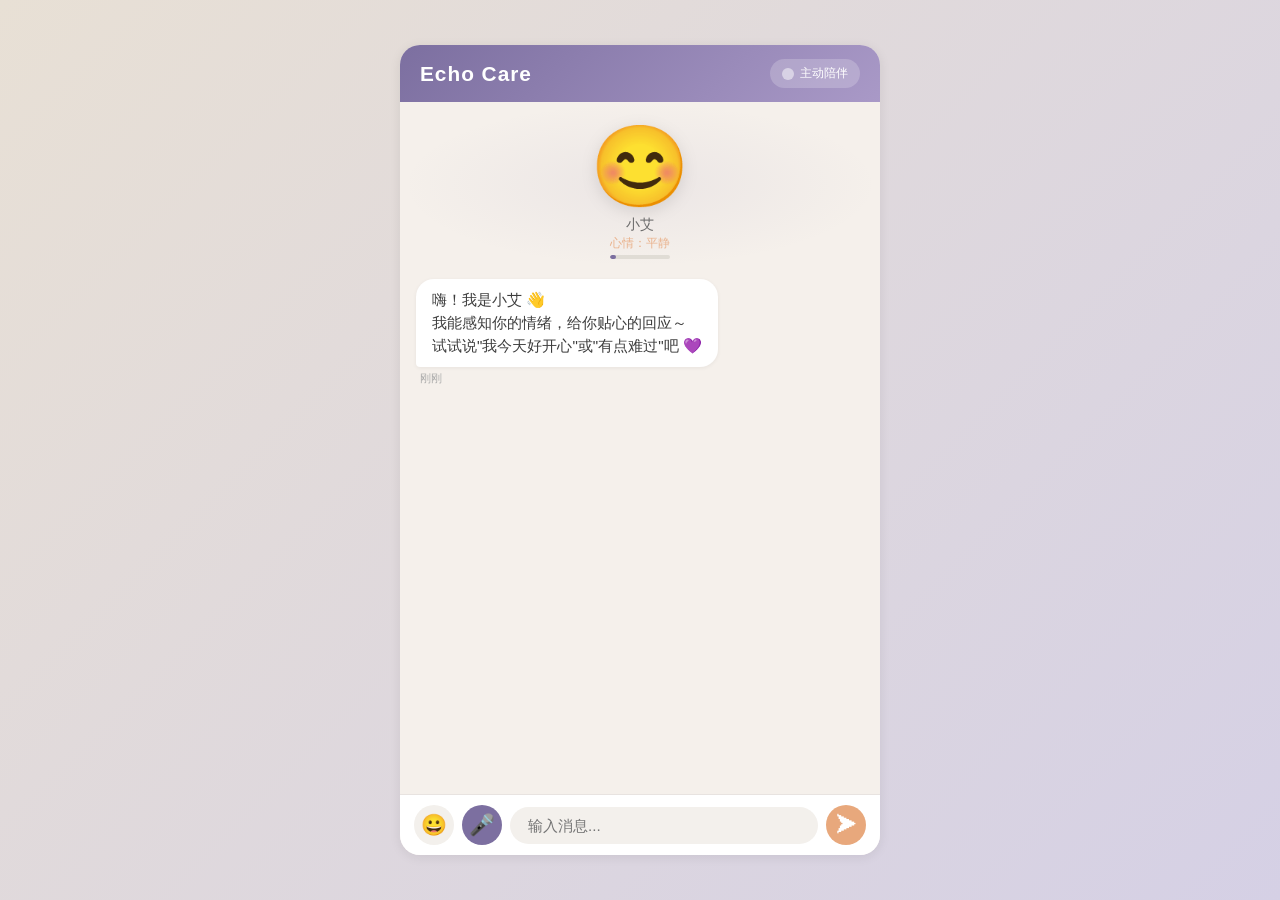
<file: D/echo-care.html>
<!DOCTYPE html>
<html lang="zh-CN">
<head>
  <meta charset="UTF-8">
  <meta name="viewport" content="width=device-width, initial-scale=1.0">
  <title id="pageTitle">Echo Care - 你的贴心陪伴</title>
  <style>
    /* ========== CSS 变量 & 全局重置 ========== */
    * { margin: 0; padding: 0; box-sizing: border-box; }

    :root {
      --bg: #f5f0eb;
      --primary: #7c6fa0;
      --primary-light: #a999c7;
      --accent: #e8a87c;
      --text: #3d3d3d;
      --text-light: #6b6b6b;
      --white: #ffffff;
      --bubble-user: #d4c5e2;
      --bubble-bot: #ffffff;
      --shadow: 0 2px 12px rgba(0,0,0,0.08);
      --radius: 18px;
      --transition: 0.3s ease;
      /* 情感相关背景色（用于角色区域渐变） */
      --emotion-glow-default: rgba(124,111,160,0.08);
      --emotion-glow-happy: rgba(232,168,124,0.15);
      --emotion-glow-sad: rgba(130,160,200,0.15);
      --emotion-glow-surprised: rgba(255,200,100,0.18);
    }

    body {
      font-family: "Microsoft YaHei", "PingFang SC", "Helvetica Neue", sans-serif;
      background: var(--bg);
      color: var(--text);
      height: 100vh;
      height: 100dvh;
      display: flex;
      justify-content: center;
      align-items: center;
      overflow: hidden;
    }

    /* ========== 主容器 ========== */
    .app-container {
      width: 100%;
      max-width: 480px;
      height: 100vh;
      height: 100dvh;
      display: flex;
      flex-direction: column;
      background: var(--bg);
      position: relative;
      box-shadow: var(--shadow);
    }

    /* ========== 顶部标题栏 ========== */
    .header {
      background: linear-gradient(135deg, var(--primary), var(--primary-light));
      color: var(--white);
      padding: 14px 20px;
      display: flex;
      align-items: center;
      justify-content: space-between;
    }
    .header h1 {
      font-size: 1.3rem;
      font-weight: 600;
      letter-spacing: 1px;
    }
    .companion-toggle {
      display: flex;
      align-items: center;
      gap: 6px;
      font-size: 0.75rem;
      background: rgba(255,255,255,0.2);
      padding: 6px 12px;
      border-radius: 20px;
      cursor: pointer;
      user-select: none;
      transition: var(--transition);
    }
    .companion-toggle.active {
      background: rgba(255,255,255,0.4);
      box-shadow: 0 0 10px rgba(255,255,255,0.3);
    }
    .toggle-dot {
      width: 12px; height: 12px;
      border-radius: 50%;
      background: rgba(255,255,255,0.5);
      transition: var(--transition);
    }
    .companion-toggle.active .toggle-dot {
      background: #7eff7e;
      box-shadow: 0 0 6px #7eff7e;
    }

    /* ========== 虚拟角色展示区 ========== */
    .character-area {
      text-align: center;
      padding: 18px 0 8px;
      position: relative;
      transition: background 0.6s ease;
    }
    /* 情感背景光晕 */
    .character-area.emotion-default  { background: radial-gradient(ellipse at center, var(--emotion-glow-default) 0%, transparent 70%); }
    .character-area.emotion-happy    { background: radial-gradient(ellipse at center, var(--emotion-glow-happy) 0%, transparent 70%); }
    .character-area.emotion-sad      { background: radial-gradient(ellipse at center, var(--emotion-glow-sad) 0%, transparent 70%); }
    .character-area.emotion-surprised{ background: radial-gradient(ellipse at center, var(--emotion-glow-surprised) 0%, transparent 70%); }
    .character-area.emotion-loving   { background: radial-gradient(ellipse at center, rgba(255,180,200,0.18) 0%, transparent 70%); }

    /* 角色表情——大号 emoji，带呼吸动画 */
    .character-emoji {
      font-size: 5rem;
      display: inline-block;
      animation: breathe 3s ease-in-out infinite;
      transition: transform 0.4s ease, filter 0.4s ease;
      cursor: pointer;
      user-select: none;
      filter: drop-shadow(0 4px 8px rgba(0,0,0,0.1));
    }
    /* 呼吸动画：轻微缩放 */
    @keyframes breathe {
      0%, 100% { transform: scale(1); }
      50% { transform: scale(1.08); }
    }
    /* 高兴时加速呼吸 */
    .character-emoji.happy-anim {
      animation: breatheFast 1.5s ease-in-out infinite;
    }
    @keyframes breatheFast {
      0%, 100% { transform: scale(1); }
      50% { transform: scale(1.12); }
    }
    /* 难过时缓慢微动 */
    .character-emoji.sad-anim {
      animation: breatheSlow 4.5s ease-in-out infinite;
    }
    @keyframes breatheSlow {
      0%, 100% { transform: scale(1); }
      50% { transform: scale(1.04); }
    }
    /* 惊讶时抖动 */
    .character-emoji.surprised-anim {
      animation: shake 0.5s ease-in-out infinite;
    }
    @keyframes shake {
      0%, 100% { transform: translateX(0) scale(1); }
      25% { transform: translateX(-4px) scale(1.05); }
      75% { transform: translateX(4px) scale(1.05); }
    }
    /* 戳角色弹跳 */
    .character-emoji.poke {
      animation: bounce 0.5s ease !important;
    }
    @keyframes bounce {
      0%   { transform: scale(1); }
      30%  { transform: scale(1.3); }
      60%  { transform: scale(0.85); }
      100% { transform: scale(1); }
    }
    .character-name {
      font-size: 0.85rem;
      color: var(--text-light);
      margin-top: 2px;
    }
    /* 状态标签 */
    .mood-tag {
      font-size: 0.73rem;
      color: var(--accent);
      margin-top: 2px;
      opacity: 0.85;
      transition: color 0.4s ease;
    }
    /* 情感强度条 */
    .emotion-intensity-bar {
      width: 60px;
      height: 4px;
      margin: 4px auto 0;
      background: #e0dcd5;
      border-radius: 2px;
      overflow: hidden;
    }
    .emotion-intensity-fill {
      height: 100%;
      border-radius: 2px;
      background: var(--primary);
      transition: width 0.6s ease, background 0.6s ease;
    }

    /* ========== 聊天消息区域 ========== */
    .chat-area {
      flex: 1;
      overflow-y: auto;
      padding: 12px 16px;
      display: flex;
      flex-direction: column;
      gap: 8px;
      scroll-behavior: smooth;
    }
    .chat-area::-webkit-scrollbar { width: 5px; }
    .chat-area::-webkit-scrollbar-thumb {
      background: #ccc;
      border-radius: 10px;
    }

    /* ========== 聊天气泡 ========== */
    .message {
      display: flex;
      flex-direction: column;
      max-width: 80%;
      animation: fadeInUp 0.35s ease;
    }
    @keyframes fadeInUp {
      from { opacity: 0; transform: translateY(12px); }
      to   { opacity: 1; transform: translateY(0); }
    }
    .message.user {
      align-self: flex-end;
      align-items: flex-end;
    }
    .message.bot {
      align-self: flex-start;
      align-items: flex-start;
    }
    .bubble {
      padding: 10px 16px;
      border-radius: var(--radius);
      font-size: 0.95rem;
      line-height: 1.5;
      word-break: break-word;
      box-shadow: 0 1px 4px rgba(0,0,0,0.06);
      transition: background 0.4s ease;
    }
    .message.user .bubble {
      background: var(--bubble-user);
      border-bottom-right-radius: 4px;
    }
    .message.bot .bubble {
      background: var(--bubble-bot);
      border-bottom-left-radius: 4px;
    }
    /* bot 气泡情感色彩微调 */
    .message.bot .bubble.bot-happy     { background: #fff9f0; }
    .message.bot .bubble.bot-sad       { background: #f0f4fa; }
    .message.bot .bubble.bot-surprised { background: #fffef0; }
    .message.bot .bubble.bot-loving    { background: #fff5f8; }

    .message .time {
      font-size: 0.7rem;
      color: #aaa;
      margin-top: 4px;
      padding: 0 4px;
    }
    /* 时间分隔线（超过5分钟的间隔） */
    .time-divider {
      text-align: center;
      font-size: 0.7rem;
      color: #bbb;
      margin: 8px 0;
      position: relative;
    }
    .time-divider::before,
    .time-divider::after {
      content: '';
      display: inline-block;
      width: 30px;
      height: 1px;
      background: #ddd;
      vertical-align: middle;
      margin: 0 10px;
    }

    /* ========== 底部输入栏 ========== */
    .input-bar {
      display: flex;
      align-items: center;
      gap: 8px;
      padding: 10px 14px;
      background: var(--white);
      border-top: 1px solid #e8e3e0;
    }
    .input-bar input {
      flex: 1;
      border: none;
      outline: none;
      background: #f3f0ec;
      border-radius: 24px;
      padding: 10px 18px;
      font-size: 0.95rem;
      font-family: inherit;
      transition: var(--transition);
    }
    .input-bar input:focus {
      background: #ebe6df;
      box-shadow: 0 0 0 2px rgba(124,111,160,0.25);
    }
    .icon-btn {
      width: 40px; height: 40px;
      border-radius: 50%;
      border: none;
      background: #f3f0ec;
      font-size: 1.3rem;
      cursor: pointer;
      transition: var(--transition);
      display: flex;
      align-items: center;
      justify-content: center;
      flex-shrink: 0;
    }
    .icon-btn:hover { background: #e4dfd9; }
    .icon-btn:active { transform: scale(0.92); }
    .icon-btn.voice-btn {
      background: var(--primary);
      color: #fff;
    }
    .icon-btn.voice-btn:hover { background: #6a5e8a; }
    .icon-btn.voice-btn.recording {
      background: #e85d5d;
      animation: pulse 1s ease-in-out infinite;
    }
    @keyframes pulse {
      0%, 100% { box-shadow: 0 0 0 0 rgba(232,93,93,0.5); }
      50% { box-shadow: 0 0 0 12px rgba(232,93,93,0); }
    }
    .icon-btn.send-btn {
      background: var(--accent);
      color: #fff;
    }
    .icon-btn.send-btn:hover { background: #d4946a; }

    /* ========== Emoji 选择面板 ========== */
    .emoji-picker {
      display: none;
      flex-wrap: wrap;
      gap: 6px;
      padding: 10px 14px;
      background: var(--white);
      border-top: 1px solid #e8e3e0;
      max-height: 160px;
      overflow-y: auto;
      justify-content: center;
    }
    .emoji-picker.open { display: flex; }
    .emoji-picker button {
      width: 38px; height: 38px;
      border: none;
      background: transparent;
      font-size: 1.5rem;
      cursor: pointer;
      border-radius: 8px;
      transition: var(--transition);
    }
    .emoji-picker button:hover {
      background: #f0ece6;
      transform: scale(1.2);
    }

    /* ========== 语音识别状态栏 ========== */
    .voice-status {
      display: none;
      align-items: center;
      justify-content: center;
      gap: 8px;
      padding: 8px 16px;
      background: #fff3f3;
      color: #e85d5d;
      font-size: 0.85rem;
      border-top: 1px solid #fdd;
    }
    .voice-status.show { display: flex; }

    /* ========== 响应式适配 ========== */
    @media (min-width: 768px) {
      .app-container {
        height: 90vh;
        height: 90dvh;
        border-radius: 20px;
        overflow: hidden;
      }
      body {
        background: linear-gradient(135deg, #e8e0d5, #d5d0e5);
      }
    }
  </style>
</head>
<body>

<div class="app-container">
  <!-- ========== 顶部标题栏 ========== -->
  <div class="header">
    <h1 id="chatTitle">Echo Care</h1>
    <div class="companion-toggle" id="companionToggle" onclick="toggleCompanion()">
      <span class="toggle-dot"></span>
      <span id="companionLabel">主动陪伴</span>
    </div>
  </div>

  <!-- ========== 虚拟角色展示区 ========== -->
  <div class="character-area emotion-default" id="characterArea">
    <div class="character-emoji" id="characterEmoji" onclick="pokeCharacter()">😊</div>
    <div class="character-name" id="characterName">小艾</div>
    <div class="mood-tag" id="moodTag">心情：平静</div>
    <div class="emotion-intensity-bar">
      <div class="emotion-intensity-fill" id="intensityFill" style="width: 10%"></div>
    </div>
  </div>

  <!-- ========== 聊天消息区域 ========== -->
  <div class="chat-area" id="chatArea">
    <div class="message bot">
      <div class="bubble" id="welcomeMessage">嗨！我是小艾 👋<br>我能感知你的情绪，给你贴心的回应～<br>试试说"我今天好开心"或"有点难过"吧 💜</div>
      <div class="time">刚刚</div>
    </div>
  </div>

  <!-- ========== 语音识别状态栏 ========== -->
  <div class="voice-status" id="voiceStatus">🎙️ 正在聆听...</div>

  <!-- ========== Emoji 选择面板 ========== -->
  <div class="emoji-picker" id="emojiPicker"></div>

  <!-- ========== 底部输入栏 ========== -->
  <div class="input-bar">
    <button class="icon-btn" id="emojiBtn" onclick="toggleEmojiPicker()" title="表情">😀</button>
    <button class="icon-btn voice-btn" id="voiceBtn" onclick="toggleVoice()" title="语音输入">🎤</button>
    <input type="text" id="messageInput" placeholder="输入消息..." onkeydown="if(event.key==='Enter')sendMessage()">
    <button class="icon-btn send-btn" onclick="sendMessage()" title="发送">➤</button>
  </div>
</div>

<script>
/* ================================================================
   Echo Care v2 - 升级版核心逻辑
   新增：多维情感识别算法、渐进式主动陪伴、智能消息时间标注
   ================================================================ */

// ==================== 聊天配置 ====================
const CHAT_CONFIG = {
  title: 'Echo Care',
  characterName: '小艾',
  greeting: '嗨！我是小艾 👋\n我能感知你的情绪，给你贴心的回应～\n试试说"我今天好开心"或"有点难过"吧 💜'
};

// ==================== 对话数据库（含情感强度权重） ====================
// keywords: 匹配关键词；weight: 该关键词的强度权重（如"崩溃" > "烦"）
// replies: 按情感强度分档（轻度/中度/高度）
const dialogueDB = [
  {
    topic: 'joy',
    keywords: [
      ['开心','高兴','快乐','哈哈','嘿嘿','嘻','yeah','耶','棒','nice'],
      ['太好了','超开心','兴奋','激动','欢呼'],
      ['幸福','满足','感恩','美好','完美','圆满']
    ],
    replies: {
      light:  ['微笑是最好的化妆品～继续保持好心情哦 😊','开心的时候，世界都变亮了'],
      medium: ['看到你这么开心我也好高兴呀！😄','笑容最适合你了，今天一定是个好日子 🌟'],
      strong: ['太棒了！！你的快乐把我都感染了！🥳🎉','哇！这么开心的事情值得好好庆祝一下！']
    },
    emotion: 'happy'
  },
  {
    topic: 'sadness',
    keywords: [
      ['难过','伤心','不开心','郁闷','低落','难受','烦','累'],
      ['哭','emo','崩溃','绝望','好累','很烦','焦虑','紧张'],
      ['不想活了','受不了','撑不住','好痛','心碎']
    ],
    replies: {
      light:  ['抱抱你 🫂 跟我说说怎么了？','心情不好的时候，我在这里陪你'],
      medium: ['听着呢，不开心的事都可以倒给我 💜','深呼吸～给自己一点温柔的时间，你已经很努力了'],
      strong: ['我在，一直都在。难过的时候你不是一个人 🫂💜','无论多难，我都会在这里陪着你。想哭就哭出来吧']
    },
    emotion: 'sad'
  },
  {
    topic: 'surprise',
    keywords: [
      ['惊喜','意外','哇','天哪','居然'],
      ['厉害','牛','神了','震惊','不可思议']
    ],
    replies: {
      light:  ['哈哈，是不是很惊喜！😲','生活就是充满各种意外呢～'],
      medium: ['天哪！这也太厉害了吧！🤩','真是不可思议！快跟我详细说说～']
    },
    emotion: 'surprised'
  },
  {
    topic: 'weather',
    keywords: [['天气','下雨','晴天','刮风','下雪','好热','好冷','太热','太冷','凉快','温度','阴天','雾霾','台风']],
    replies: {
      light:  ['无论什么天气，心里有阳光最重要 ☀️','天气变化记得照顾好自己哦～'],
      medium: ['下雨天最适合窝着听音乐了，很惬意呢 🎵','换季要注意保暖哦，别感冒了'],
      strong: ['恶劣天气一定要注意安全！我们一起等风雨过后的彩虹 🌈','天气再糟糕，有我陪着你，一切都会好起来的']
    },
    emotion: 'default'
  },
  {
    topic: 'food',
    keywords: [['饿','吃','美食','外卖','饭','晚餐','午餐','早餐','零食','好吃','奶茶','咖啡','茶','火锅','烧烤']],
    replies: {
      light:  ['好好吃饭才能元气满满！🍚','记得按时吃饭哦～'],
      medium: ['哇！听起来好好吃！美食真的能治愈人心 🍜','注意营养均衡呀，身体最重要～'],
      strong: ['美食是生活的小确幸！尽情享受这份美好吧～🥰','好好吃饭是爱自己的第一步，不要委屈了胃哦']
    },
    emotion: 'default'
  },
  {
    topic: 'sleep',
    keywords: [['睡觉','困','晚安','睡','早起','失眠','梦','熬夜','醒了']],
    replies: {
      light:  ['早点休息哦 🌙','晚安～做个甜甜的梦 💤'],
      medium: ['睡不着的话试试放下手机，闭眼深呼吸，我陪着你','熬夜伤身体呀，快去睡吧～'],
      strong: ['失眠确实很折磨人...但你不是一个人，我陪着你直到睡着 💜','无论多晚，记得照顾好自己，身体最重要']
    },
    emotion: 'default'
  },
  {
    topic: 'gratitude',
    keywords: [['谢谢','感谢','感恩','多谢','thx','比心','爱你']],
    replies: {
      light:  ['不用谢～能帮到你就好 💜','嘿嘿，随时都在哦'],
      medium: ['你愿意跟我说这些，我应该谢谢你呢','能听到你说谢谢，我也很幸福～'],
      strong: ['你的每一句谢谢都是对我最大的鼓励！我会一直在这里 💖','被你需要的感觉真好，谢谢你愿意让我陪伴你']
    },
    emotion: 'happy'
  },
  {
    topic: 'greeting',
    keywords: [['你好','嗨','hi','hello','在吗','哈喽','早','早上好','下午好','晚上好']],
    replies: {
      light:  ['你好呀！😊','哈喽～'],
      medium: ['你好呀！今天过得怎么样？😊','看到你真好！有什么新鲜事吗？'],
      strong: ['哇！好久不见！看到你真的太开心了！🎉','每次见到你心情都会变好，有你真好～']
    },
    emotion: 'happy'
  },
  {
    topic: 'love',
    keywords: [['爱','喜欢','想你','想我','表白','恋爱','男朋友','女朋友','对象','分手','暗恋']],
    replies: {
      light:  ['被爱和爱人都是很美好的事呢 💕','感情需要两个人一起用心经营哦'],
      medium: ['无论发生什么，都要先好好爱自己 💜','真正的关系是彼此滋养的，祝你幸福'],
      strong: ['爱是世界上最美好的事情～勇敢去爱吧！💖','无论结局如何，爱本身就是值得的，你很棒！']
    },
    emotion: 'loving'
  },
  {
    topic: 'work',
    keywords: [['工作','上班','加班','老板','同事','离职','面试','工资','项目','代码','bug','程序']],
    replies: {
      light:  ['工作辛苦了！记得活动一下 💪','注意劳逸结合哦～'],
      medium: ['遇到困难别灰心，你已经很棒了！工作和生活要平衡','每个认真工作的人都值得被好好对待'],
      strong: ['工作再难也要记得照顾自己！你已经做得很好了，不要苛责自己 🫂','无论工作多辛苦，你都是独一无二的，休息一下再出发吧']
    },
    emotion: 'default'
  },
  {
    topic: 'boredom',
    keywords: [['无聊','没意思','干嘛','做什么','好闲','不知道干什么']],
    replies: {
      light:  ['那一起找点乐子吧！','无聊的时候最适合听歌啦 🎬'],
      medium: ['要不要我给你推荐一部电影？或者聊聊你最近感兴趣的事？'],
      strong: ['无聊也是一种难得的留白时间，我们可以一起发呆、聊天，或者做点什么有趣的事～','让我来陪你度过这段时光吧！我们可以聊任何你想聊的话题']
    },
    emotion: 'default'
  },
  {
    topic: 'festival',
    keywords: [['生日','节日','圣诞','新年','春节','中秋','端午','国庆']],
    replies: {
      light:  ['节日快乐呀！🎉','特别的日子，愿你被幸福包围～'],
      medium: ['今天是个特别的日子！一定要好好享受哦～🎊','愿这个节日带给你满满的幸福和快乐！'],
      strong: ['哇！这么重要的日子！祝你生日快乐/节日快乐！愿你每一天都像今天一样幸福！🎂🎉','特别的日子里，愿所有美好的事情都发生在你身上！爱你哦～']
    },
    emotion: 'happy'
  },
  {
    topic: 'sick',
    keywords: [['生病','不舒服','头疼','肚子疼','感冒','咳嗽','发烧','喉咙痛','流鼻涕','头晕']],
    replies: {
      light:  ['好好休息，别硬撑 🥺','多喝热水，注意保暖'],
      medium: ['生病的时候最需要人关心了，记得吃药，我陪着你','身体是革命的本钱，快快好起来！'],
      strong: ['生病真的很不容易...我一直在你身边，陪你一起度过这个难关 🫂','照顾好自己最重要，不要着急，慢慢来，我陪你直到康复']
    },
    emotion: 'sad'
  },
  {
    topic: 'anger',
    keywords: [
      ['生气','火大','讨厌','烦死了'],
      ['气死','怒了','受够了','无语'],
      ['暴怒','恨','忍无可忍','抓狂']
    ],
    replies: {
      light:  ['消消气～深呼吸，不值得 😤','理解你的感受，先冷静一下'],
      medium: ['气坏了身体可不好！把烦心事说出来会好受些','我在这里听你吐槽，尽情发泄吧'],
      strong: ['我知道你现在非常生气，但请相信，一切都会过去的。我在这里陪着你，慢慢冷静下来 🫂','愤怒是正常的情绪，你不需要压抑它。但也要记得，爱自己比什么都重要']
    },
    emotion: { light: 'default', medium: 'sad', strong: 'sad' }
  },
  {
    topic: 'study',
    keywords: [
      ['学习','复习','看书','考试','作业','上课','课堂','笔记','预习'],
      ['挂科','考砸','复习不完','压力大','好难','太难','不会','听不懂'],
      ['不想学了','学不进去','放弃','退学']
    ],
    replies: {
      light:  ['学习是一件需要耐心的事，慢慢来～ 📚','劳逸结合，效率更高哦'],
      medium: ['考试压力大很正常，深呼吸，你一定可以的 💪','学不进去的时候，先休息一下再回来'],
      strong: ['别放弃！每个人都有低谷期，坚持下去就会看到光 🫂','学不进去不是你的错，试着找到适合自己的学习方式']
    },
    emotion: { light: 'default', medium: 'sad', strong: 'sad' }
  },
  {
    topic: 'pet',
    keywords: [
      ['猫','狗','宠物','喵','汪','撸猫','遛狗','可爱','毛茸茸','萌'],
      ['主子','铲屎官','猫粮','狗粮','宠物用品','宠物店'],
      ['领养','救助','猫咪','狗狗','宠物医院']
    ],
    replies: {
      light:  ['哇！可爱的小毛球～🐱','宠物真的很治愈呢～'],
      medium: ['撸猫是世界上最幸福的事吧！😻','毛茸茸的小家伙们总能让人心情变好'],
      strong: ['有宠物陪伴真的很幸福！它们是最好的家人 🐾','小动物们的爱最纯粹了，好好珍惜哦～']
    },
    emotion: 'happy'
  }
];

// 默认回复（没有匹配到关键词时）
const fallbackReplies = {
  light:  ['嗯嗯，我在听呢～继续说呀 😊','有意思！跟我说说更多吧～'],
  medium: ['虽然不太确定你想表达什么，但我很愿意听 💜','你说话的样子真好，我喜欢听你分享'],
  context: [] // 上下文相关回复，动态生成
};

// ==================== emoji 列表 ====================
const emojiList = [
  '😀','😂','😍','😊','😎','🥰','😘','🤗','🤔','😅',
  '😢','😭','😤','😡','🥺','😴','🤩','😱','🙄','😏',
  '👍','👎','👏','🙌','💪','🤝','💜','❤️','💕','💔',
  '🎉','🎂','🌟','🔥','☀️','🌈','🌸','🍀','🎵','📚',
  '☕','🍰','🐱','🐶','🦊','🐼','🌙','⭐','💤','🎈'
];

// ==================== 情绪状态映射（含多级表情） ====================
// 根据情感强度选择不同表情
const emotionMap = {
  'default':   { emojis: ['😊'],           mood: '心情：平静',    animClass: '' },
  'happy':     { emojis: ['😊','😄','🤩'],   mood: '心情：开心',    animClass: 'happy-anim' },
  'sad':       { emojis: ['😔','😢','😭'],   mood: '心情：难过',    animClass: 'sad-anim' },
  'surprised': { emojis: ['😮','😲','😱'],   mood: '心情：惊讶',    animClass: 'surprised-anim' },
  'loving':    { emojis: ['😊','🥰','😍','💖'], mood: '心情：温暖', animClass: 'happy-anim' }
};

// ==================== 智能话题库（主动陪伴时使用） ====================
const smartTopics = {
  // 按时间段的话题
  timeOfDay: {
    morning:   ['早上好呀！今天有什么计划吗？☀️','新的一天开始啦，心情怎么样？','早餐吃了吗？要好好吃早饭哦～'],
    afternoon: ['下午了，有没有犯困呀？☕','今天的工作/学习还顺利吗？','要不要起来活动一下？久坐对身体不好哦'],
    evening:   ['晚上好～一天辛苦了 🌙','今晚有什么安排吗？','晚饭吃了什么好吃的？'],
    night:     ['这么晚了还没睡呀？注意休息哦 💤','夜深了，是不是有什么心事？','该睡觉啦，明天才有精神～']
  },
  // 基于兴趣标签的延展话题
  interestBased: {
    food:   ['你最喜欢吃什么菜系呀？','有没有最近特别想尝试的美食？','周末要不要去探店？'],
    music:  ['最近在听什么歌？','有没有推荐的歌单？','你喜欢什么类型的音乐？'],
    movie:  ['最近看了什么好看的电影吗？','喜欢什么类型的影视剧？'],
    work:   ['最近工作上有什么新进展吗？','有没有遇到什么有趣的项目？'],
    study:  ['最近学习上有什么收获吗？','考试准备得怎么样了？','有没有什么学习方法想分享？'],
    pet:    ['你家宠物叫什么名字呀？','平时喜欢跟宠物玩什么？','有没有宠物的可爱照片？'],
    travel: ['有没有想去旅行的地方？','你最喜欢的城市是哪里？'],
    sports: ['平时喜欢做什么运动？','最近有在锻炼吗？']
  },
  // 情感关怀话题（连续负面情绪时触发）
  concern: [
    '感觉你最近心情不太好...有什么我可以帮到你的吗？🫂',
    '无论发生什么，我都会在这里陪着你。累了就休息一下吧～',
    '有时候倾诉出来会好受很多，我一直在听哦 💜',
    '你已经很努力了，不要太苛责自己。抱抱你～',
    '困难总会过去的，我相信你一定可以的！加油！'
  ],
  // 庆祝话题（连续正面情绪时触发）
  celebrate: [
    '看到你这么开心，我也好开心呀！🎉',
    '你的快乐真的很有感染力！继续保持哦～',
    '太棒了！这么开心的事情值得好好庆祝一下！',
    '愿你每天都能像现在这样快乐！🌟',
    '有什么开心的事可以跟我分享吗？我也想一起开心！'
  ],
  // 通用开放话题
  general: [
    '你知道吗？有时候什么都不做也是一种充电 🔋',
    '如果给你一个超能力，你最想要什么？',
    '你觉得自己最大的优点是什么？',
    '最近有发生什么让你印象深刻的事吗？',
    '你小时候的梦想是什么？现在变了吗？',
    '有没有一本书或者一句话，对你影响特别大？',
    '你觉得什么样的一天算是完美的一天？'
  ]
};

// ==================== DOM 元素引用 ====================
const chatArea         = document.getElementById('chatArea');
const messageInput     = document.getElementById('messageInput');
const characterEmoji   = document.getElementById('characterEmoji');
const characterArea    = document.getElementById('characterArea');
const moodTag          = document.getElementById('moodTag');
const intensityFill    = document.getElementById('intensityFill');
const voiceBtn         = document.getElementById('voiceBtn');
const voiceStatus      = document.getElementById('voiceStatus');
const emojiPicker      = document.getElementById('emojiPicker');
const companionToggle  = document.getElementById('companionToggle');
const companionLabel   = document.getElementById('companionLabel');

// ==================== 状态变量 ====================
let currentEmotion     = 'default';       // 当前角色情绪
let currentIntensity   = 0.1;             // 当前情感强度 (0~1)
let companionActive    = false;           // 主动陪伴模式
let companionTriggerCount = 0;            // 连续触发次数（0~4）
let inactivityTimer    = null;            // 无操作计时器
let isSpeaking         = false;           // 是否正在 TTS
let recognition        = null;            // 语音识别实例

// ==================== 情感记忆系统 ====================
let emotionHistory = [];                   // 最近情绪记录 [{emotion, intensity, time}]
let interestTags  = new Set();            // 推断的用户兴趣标签
let topicHistory  = [];                   // 对话主题历史
let firstMessageTime = null;              // 第一条消息的时间戳
let lastMessageTime  = null;              // 上一条消息的时间戳

// ==================== 时间工具函数 ====================
function getTimeStr(date) {
  return date.getHours().toString().padStart(2,'0') + ':' +
         date.getMinutes().toString().padStart(2,'0');
}

/** 判断是否应该显示时间标签
 *  规则：首条消息5分钟内不显示；之后间隔>5分钟才显示 */
function shouldShowTime(now) {
  if (!firstMessageTime) return true; // 第一条消息不显示（在最开始就跳过）
  // 首条消息5分钟内不显示时间
  const msSinceFirst = now - firstMessageTime;
  if (msSinceFirst < 5 * 60 * 1000) return false;
  // 如果和上一条消息间隔不足5分钟，也不显示
  if (lastMessageTime && (now - lastMessageTime) < 5 * 60 * 1000) return false;
  return true;
}

/** 生成友好时间字符串 */
function getFriendlyTime(date) {
  const h = date.getHours().toString().padStart(2,'0');
  const m = date.getMinutes().toString().padStart(2,'0');
  const now = new Date();
  const isToday = date.toDateString() === now.toDateString();
  if (isToday) return h + ':' + m;
  return (date.getMonth()+1) + '/' + date.getDate() + ' ' + h + ':' + m;
}

// ==================== 初始化 Emoji 面板 ====================
function initEmojiPicker() {
  emojiList.forEach(emoji => {
    const btn = document.createElement('button');
    btn.textContent = emoji;
    btn.onclick = () => {
      messageInput.value += emoji;
      messageInput.focus();
    };
    emojiPicker.appendChild(btn);
  });
}

// ==================== 滚动到底部 ====================
function scrollToBottom() {
  chatArea.scrollTop = chatArea.scrollHeight;
}

// ==================== 添加时间分隔线 ====================
function addTimeDivider(date) {
  const div = document.createElement('div');
  div.className = 'time-divider';
  div.textContent = getFriendlyTime(date);
  chatArea.appendChild(div);
}

// ==================== 添加消息到聊天区（含时间标注逻辑） ====================
function addMessage(text, sender, bubbleEmotionClass) {
  const now = new Date();

  // —— 时间标注逻辑 ——
  if (sender === 'user' && !firstMessageTime) {
    firstMessageTime = now;
  }
  const showTime = shouldShowTime(now);
  if (showTime && lastMessageTime) {
    addTimeDivider(now);
  }
  lastMessageTime = now;

  const msgDiv = document.createElement('div');
  msgDiv.className = 'message ' + sender;

  const bubble = document.createElement('div');
  bubble.className = 'bubble';
  if (sender === 'bot' && bubbleEmotionClass) {
    bubble.classList.add('bot-' + bubbleEmotionClass);
  }
  bubble.textContent = text;

  msgDiv.appendChild(bubble);

  // 时间标签
  if (showTime) {
    const timeEl = document.createElement('div');
    timeEl.className = 'time';
    timeEl.textContent = getFriendlyTime(now);
    msgDiv.appendChild(timeEl);
  }

  chatArea.appendChild(msgDiv);
  scrollToBottom();
}

// ==================== 多维情感分析算法 ====================
/**
 * 分析用户文本，返回 { emotion, intensity, topic, matchedEntry }
 * 原理：遍历对话数据库所有条目，对每条计算匹配得分，
 *       得分 = Σ(匹配关键词的层级权重 × 匹配次数) + 匹配数量奖励分
 *       情绪优先级：sad > loving > surprised > happy > default
 *       当得分相同时，优先选择高优先级情绪（共情优先原则）
 *       支持按强度分档的emotion映射：entry.emotion可以是字符串或对象{light, medium, strong}
 */
function analyzeEmotion(text) {
  const lowerText = text.toLowerCase();
  
  const emotionPriority = {
    'sad': 5,
    'loving': 4,
    'surprised': 3,
    'happy': 2,
    'default': 1
  };

  const levelToKey = ['light', 'medium', 'strong'];

  let bestScore = 0;
  let bestEmotion = 'default';
  let bestTopic = null;
  let bestIntensity = 0;
  let matchedTopic = null;

  for (const entry of dialogueDB) {
    let score = 0;
    let maxLevel = 0;
    let matchCount = 0;

    entry.keywords.forEach((levelWords, levelIdx) => {
      const weight = (levelIdx + 1) * 10;
      let levelMatchCount = 0;
      levelWords.forEach(kw => {
        const kwLower = kw.toLowerCase();
        if (lowerText.includes(kwLower)) {
          levelMatchCount++;
        }
      });
      if (levelMatchCount > 0) {
        score += weight * levelMatchCount;
        matchCount += levelMatchCount;
        if (levelIdx > maxLevel) maxLevel = levelIdx;
      }
    });

    score += matchCount * 2;

    let resolvedEmotion;
    if (typeof entry.emotion === 'object') {
      const levelKey = levelToKey[maxLevel] || 'light';
      resolvedEmotion = entry.emotion[levelKey] || 'default';
    } else {
      resolvedEmotion = entry.emotion;
    }

    const currentPriority = emotionPriority[resolvedEmotion] || 1;
    const bestPriority = emotionPriority[bestEmotion] || 1;

    if (score > bestScore) {
      bestScore = score;
      bestEmotion = resolvedEmotion;
      bestTopic = entry.topic;
      bestIntensity = maxLevel;
      matchedTopic = entry;
    } else if (score === bestScore) {
      if (maxLevel > bestIntensity) {
        bestIntensity = maxLevel;
        bestEmotion = resolvedEmotion;
        bestTopic = entry.topic;
        matchedTopic = entry;
      } else if (maxLevel === bestIntensity && currentPriority > bestPriority) {
        bestEmotion = resolvedEmotion;
        bestTopic = entry.topic;
        matchedTopic = entry;
      }
    }
  }

  const intensity = Math.min(1, bestIntensity / 2);

  return {
    emotion: bestEmotion,
    intensity,
    topic: bestTopic,
    matchedEntry: matchedTopic
  };
}

// ==================== 根据情感分析结果获取回复 ====================
function findReply(analysis) {
  if (analysis.matchedEntry && analysis.matchedEntry.replies) {
    const replies = analysis.matchedEntry.replies;
    let pool;
    if (analysis.intensity >= 0.7) {
      pool = replies.strong || replies.medium;
    } else if (analysis.intensity >= 0.4) {
      pool = replies.medium || replies.light;
    } else {
      pool = replies.light;
    }
    if (pool && pool.length > 0) {
      return pool[Math.floor(Math.random() * pool.length)];
    }
  }

  // 无匹配时使用上下文相关回复
  const ctx = generateContextReply();
  if (ctx) return ctx;

  const defaults = fallbackReplies.medium || fallbackReplies.light;
  return defaults[Math.floor(Math.random() * defaults.length)];
}

// ==================== 上下文感知回复 ====================
function generateContextReply() {
  if (emotionHistory.length === 0) return null;

  // 检查最近的负面情绪趋势
  const recent = emotionHistory.slice(-3);
  const sadCount = recent.filter(e => e.emotion === 'sad').length;
  if (sadCount >= 2) {
    return '感觉你最近心情不太好呢，有什么想聊聊的吗？我一直在这里 💜';
  }

  const happyCount = recent.filter(e => e.emotion === 'happy').length;
  if (happyCount >= 2) {
    return '你最近心情看起来很不错呢！继续保持呀 😊';
  }

  return null;
}

// ==================== 切换角色表情与动画 ====================
function setEmotion(emotion, intensity) {
  currentEmotion = emotion;
  currentIntensity = intensity || 0.1;
  const data = emotionMap[emotion] || emotionMap['default'];

  // 根据强度选择表情（强度越高，表情越夸张）
  const emojiIndex = Math.min(data.emojis.length - 1, Math.floor(currentIntensity * (data.emojis.length)));
  const emoji = data.emojis[Math.max(0, emojiIndex)];

  // 使用 requestAnimationFrame 做平滑过渡
  characterEmoji.textContent = emoji;
  moodTag.textContent = data.mood;

  // 强度条
  intensityFill.style.width = (currentIntensity * 100) + '%';
  if (emotion === 'happy')      intensityFill.style.background = '#f0b060';
  else if (emotion === 'sad')   intensityFill.style.background = '#8ea8d0';
  else if (emotion === 'loving') intensityFill.style.background = '#f0a0b0';
  else                          intensityFill.style.background = 'var(--primary)';

  // 动画类切换
  characterEmoji.classList.remove('happy-anim','sad-anim','surprised-anim');
  if (data.animClass) characterEmoji.classList.add(data.animClass);

  // 角色区域背景光晕
  characterArea.className = 'character-area emotion-' + emotion;
}

// ==================== 语音合成（TTS） ====================
function speakText(text) {
  if (!window.speechSynthesis) return;
  window.speechSynthesis.cancel();

  const utterance = new SpeechSynthesisUtterance(text);
  utterance.lang = 'zh-CN';
  utterance.rate = 0.95;
  utterance.pitch = 1.1;

  const voices = window.speechSynthesis.getVoices();
  const zhVoice = voices.find(v => v.lang.startsWith('zh-CN') || v.lang.startsWith('zh-TW'));
  if (zhVoice) utterance.voice = zhVoice;

  isSpeaking = true;
  utterance.onstart = () => { isSpeaking = true; };
  utterance.onend   = () => { isSpeaking = false; };
  utterance.onerror = () => { isSpeaking = false; };

  window.speechSynthesis.speak(utterance);
}

// ==================== 角色回复消息 ====================
function botReply(userText) {
  // 多维情感分析
  const analysis = analyzeEmotion(userText);

  // 记录情感历史（用于趋势判断）
  emotionHistory.push({ emotion: analysis.emotion, intensity: analysis.intensity, time: Date.now() });
  if (emotionHistory.length > 20) emotionHistory.shift();

  // 记录话题历史
  if (analysis.topic) {
    topicHistory.push(analysis.topic);
    if (topicHistory.length > 10) topicHistory.shift();
  }

  // 推断兴趣标签
  inferInterestTags(userText);

  // 获取回复
  const reply = findReply(analysis);

  // 模拟思考延迟
  setTimeout(() => {
    setEmotion(analysis.emotion, analysis.intensity);
    addMessage(reply, 'bot', analysis.emotion);
    speakText(reply);

    // 情感自然衰减：3秒后恢复到平静状态
    setTimeout(() => {
      if (currentEmotion === analysis.emotion && currentEmotion !== 'default') {
        setEmotion('default', 0.1);
      }
    }, 4000);
  }, 500 + Math.random() * 600);
}

// ==================== 兴趣标签推断 ====================
function inferInterestTags(text) {
  const tagMap = {
    food:   ['吃','美食','饭','菜','奶茶','咖啡','火锅','烧烤','甜点','零食'],
    music:  ['歌','音乐','听','唱','旋律','节奏','专辑','歌手'],
    movie:  ['电影','剧','看','追剧','综艺','纪录片','动画'],
    travel: ['旅行','旅游','去玩','城市','风景','海边','山','出国'],
    sports: ['运动','跑步','健身','球','游泳','瑜伽','骑车','锻炼'],
    work:   ['工作','上班','项目','代码','编程'],
    study:  ['学习','考试','作业','上课','复习','看书','笔记','预习','挂科'],
    pet:    ['猫','狗','宠物','喵','汪','撸猫','遛狗','主子','铲屎官']
  };

  for (const [tag, keywords] of Object.entries(tagMap)) {
    if (keywords.some(kw => text.toLowerCase().includes(kw))) {
      interestTags.add(tag);
    }
  }

  // 从话题历史中也提取
  topicHistory.forEach(t => {
    if (tagMap[t]) interestTags.add(t);
  });
}

// ==================== 情感趋势检测 ====================
function detectEmotionTrend() {
  const recentEmotions = emotionHistory.slice(-5);
  const sadCount = recentEmotions.filter(e => e.emotion === 'sad' && e.intensity >= 0.4).length;
  const happyCount = recentEmotions.filter(e => e.emotion === 'happy' && e.intensity >= 0.4).length;
  
  if (sadCount >= 3) return 'continuous_sad';
  if (happyCount >= 3) return 'continuous_happy';
  return 'normal';
}

// ==================== 智能话题生成 ====================
function generateSmartTopic() {
  const now = new Date();
  const hour = now.getHours();
  let timeCategory;
  if (hour >= 6 && hour < 12) timeCategory = 'morning';
  else if (hour >= 12 && hour < 17) timeCategory = 'afternoon';
  else if (hour >= 17 && hour < 22) timeCategory = 'evening';
  else timeCategory = 'night';

  // 情感趋势检测：连续负面情绪时优先发送关心消息
  const trend = detectEmotionTrend();
  if (trend === 'continuous_sad' && Math.random() < 0.6) {
    return smartTopics.concern[Math.floor(Math.random() * smartTopics.concern.length)];
  }
  if (trend === 'continuous_happy' && Math.random() < 0.4) {
    return smartTopics.celebrate[Math.floor(Math.random() * smartTopics.celebrate.length)];
  }

  // 优先从用户兴趣标签生成话题
  const tagArray = Array.from(interestTags);
  if (tagArray.length > 0 && Math.random() < 0.5) {
    const tag = tagArray[Math.floor(Math.random() * tagArray.length)];
    if (smartTopics.interestBased[tag]) {
      const pool = smartTopics.interestBased[tag];
      return pool[Math.floor(Math.random() * pool.length)];
    }
  }

  // 其次使用时间段话题
  if (Math.random() < 0.4 && smartTopics.timeOfDay[timeCategory]) {
    const pool = smartTopics.timeOfDay[timeCategory];
    return pool[Math.floor(Math.random() * pool.length)];
  }

  // 最后使用通用话题
  return smartTopics.general[Math.floor(Math.random() * smartTopics.general.length)];
}

// ==================== 发送消息 ====================
function sendMessage() {
  const text = messageInput.value.trim();
  if (!text) return;

  // 添加用户消息
  addMessage(text, 'user');

  // 清空输入框
  messageInput.value = '';

  // 重置主动陪伴计时器
  resetCompanionOnInteraction();

  // 触发机器人回复
  botReply(text);
}

// ==================== 表情面板 ====================
function toggleEmojiPicker() {
  emojiPicker.classList.toggle('open');
  if (emojiPicker.classList.contains('open')) messageInput.focus();
}

// ==================== 语音识别 ====================
function toggleVoice() {
  const SpeechRecognition = window.SpeechRecognition || window.webkitSpeechRecognition;
  if (!SpeechRecognition) {
    alert('您的浏览器不支持语音识别，请使用 Chrome 或 Edge 浏览器');
    return;
  }
  if (recognition) {
    recognition.stop();
    return;
  }
  recognition = new SpeechRecognition();
  recognition.lang = 'zh-CN';
  recognition.interimResults = true;
  recognition.continuous = false;

  recognition.onresult = (event) => {
    let transcript = '';
    for (let i = event.resultIndex; i < event.results.length; i++) {
      transcript += event.results[i][0].transcript;
    }
    messageInput.value = transcript;
    if (event.results[0].isFinal) {
      setTimeout(() => {
        if (messageInput.value.trim()) sendMessage();
        stopVoiceRecognition();
      }, 300);
    }
  };
  recognition.onerror = () => stopVoiceRecognition();
  recognition.onend   = () => stopVoiceRecognition();

  recognition.start();
  voiceBtn.classList.add('recording');
  voiceStatus.classList.add('show');
  voiceBtn.textContent = '⏹';
}

function stopVoiceRecognition() {
  if (recognition) {
    recognition.stop();
    recognition = null;
  }
  voiceBtn.classList.remove('recording');
  voiceStatus.classList.remove('show');
  voiceBtn.textContent = '🎤';
}

// ==================== 主动陪伴模式（渐进时间） ====================
// 渐进间隔：30秒 → 1分钟 → 3分钟 → 8分钟
const companionIntervals = [30000, 60000, 180000, 480000];

function toggleCompanion() {
  companionActive = !companionActive;
  if (companionActive) {
    companionToggle.classList.add('active');
    companionLabel.textContent = '陪伴中';
    companionTriggerCount = 0;  // 重置触发计数
    startCompanionTimer();
  } else {
    companionToggle.classList.remove('active');
    companionLabel.textContent = '主动陪伴';
    stopCompanionTimer();
  }
}

function startCompanionTimer() {
  stopCompanionTimer();
  const interval = companionIntervals[Math.min(companionTriggerCount, companionIntervals.length - 1)];
  inactivityTimer = setTimeout(() => {
    triggerCompanion();
  }, interval);
}

function stopCompanionTimer() {
  if (inactivityTimer) { clearTimeout(inactivityTimer); inactivityTimer = null; }
}

/** 用户有交互时调用：重置计数和计时器 */
function resetCompanionOnInteraction() {
  companionTriggerCount = 0;
  stopCompanionTimer();
  if (companionActive) startCompanionTimer();
}

/** 触发主动陪伴 */
function triggerCompanion() {
  companionTriggerCount++;

  // 第4次触发（8分钟无响应）→ 告别并自动关闭
  if (companionTriggerCount >= 4) {
    const goodbyes = [
      '看来你现在在忙呢～我先暂时离开啦，想我的时候随时叫我哦 👋💜',
      '你已经好久没理我啦，我先去休息一下，需要的时候我随时回来～ 🌙',
      '那我先不打扰你啦，想聊天的时候我一直在的，拜拜～ 😊👋'
    ];
    const msg = goodbyes[Math.floor(Math.random() * goodbyes.length)];
    setEmotion('default', 0.1);
    addMessage(msg, 'bot', 'default');
    speakText(msg);

    // 自动关闭陪伴模式
    companionActive = false;
    companionToggle.classList.remove('active');
    companionLabel.textContent = '主动陪伴';
    stopCompanionTimer();
    return;
  }

  // 生成智能话题
  const topic = generateSmartTopic();

  // 根据情感趋势选择表情
  const trend = detectEmotionTrend();
  let companionEmotion = 'default';
  let companionIntensity = 0.15;
  if (trend === 'continuous_sad') {
    companionEmotion = 'loving';
    companionIntensity = 0.4;
  } else if (trend === 'continuous_happy') {
    companionEmotion = 'happy';
    companionIntensity = 0.3;
  }

  setEmotion(companionEmotion, companionIntensity);
  addMessage(topic, 'bot', companionEmotion);
  speakText(topic);

  // 继续下一轮计时
  startCompanionTimer();
}

// ==================== 戳角色 ====================
function pokeCharacter() {
  characterEmoji.classList.remove('poke');
  void characterEmoji.offsetWidth;
  characterEmoji.classList.add('poke');

  const pokeReplies = [
    '哎呀！别戳我啦～😆','嘿嘿，好痒！','戳我干嘛呀～','哈哈哈哈，别闹！'
  ];
  const reply = pokeReplies[Math.floor(Math.random() * pokeReplies.length)];
  addMessage(reply, 'bot', 'happy');
  setEmotion('happy', 0.6);
  speakText(reply);
  setTimeout(() => setEmotion('default', 0.1), 3000);
}

// ==================== 页面初始化 ====================
window.onload = () => {
  initEmojiPicker();
  // 设置初始角色名和欢迎语
  const chatTitle = document.getElementById('chatTitle');
  const pageTitle = document.getElementById('pageTitle');
  const characterNameEl = document.getElementById('characterName');
  const welcomeMessageEl = document.getElementById('welcomeMessage');
  
  if (chatTitle) chatTitle.textContent = CHAT_CONFIG.title;
  if (pageTitle) pageTitle.textContent = CHAT_CONFIG.title + ' - 你的贴心陪伴';
  if (characterNameEl) characterNameEl.textContent = CHAT_CONFIG.characterName;
  if (welcomeMessageEl) welcomeMessageEl.innerHTML = CHAT_CONFIG.greeting.replace(/\n/g, '<br>');
};
</script>
</body>
</html>
</file>
<file: css/style.css>
/* ============================================================
   resounding-supervision · 控制台 — 样式表 v2
   ============================================================ */

:root {
  --bg-root: #0c0c1a;
  --bg-sidebar: #0f0f22;
  --bg-main: #13132b;
  --bg-card: #1a1a36;
  --bg-input: #14142a;
  --bg-hover: #1e1e40;
  --border: #25254a;
  --border-light: #2e2e55;
  --text-primary: #e8e8f5;
  --text-secondary: #a0a0c8;
  --text-muted: #5e5e8a;
  --accent: #6c7cfc;
  --accent-hover: #5a6ae8;
  --accent-light: rgba(108, 124, 252, 0.12);
  --accent-glow: rgba(108, 124, 252, 0.25);
  --gradient: linear-gradient(135deg, #6c7cfc, #8b5cf6);
  --gradient-pink: linear-gradient(135deg, #f06292, #e040fb);
  --gradient-blue: linear-gradient(135deg, #4fc3f7, #7c4dff);
  --success: #10b981;
  --warning: #f59e0b;
  --danger: #ef4444;
  --online: #22c55e;
  --radius: 12px;
  --radius-sm: 8px;
  --radius-xs: 4px;
  --transition: 0.2s cubic-bezier(0.4, 0, 0.2, 1);
}

*, *::before, *::after { margin:0; padding:0; box-sizing:border-box; }
html { font-size:15px; }
body {
  font-family: -apple-system, BlinkMacSystemFont, 'Segoe UI', 'PingFang SC', 'Microsoft YaHei', sans-serif;
  background: var(--bg-root); color: var(--text-primary); line-height:1.6;
  display: flex; min-height:100vh; -webkit-font-smoothing: antialiased;
}
a { color:var(--accent); text-decoration:none; }
::-webkit-scrollbar { width:5px; }
::-webkit-scrollbar-track { background:transparent; }
::-webkit-scrollbar-thumb { background:var(--border); border-radius:3px; }

/* ====== 侧边栏 ====== */
.sidebar {
  width:240px; min-width:240px; background:var(--bg-sidebar);
  border-right:1px solid var(--border); display:flex; flex-direction:column;
  height:100vh; position:sticky; top:0; z-index:50;
}
.sidebar-brand { display:flex; align-items:center; gap:12px; padding:20px 20px 16px; border-bottom:1px solid var(--border); }
.sidebar-brand svg { color:var(--accent); }
.brand-name { font-size:1.1rem; font-weight:700; background:var(--gradient); -webkit-background-clip:text; -webkit-text-fill-color:transparent; background-clip:text; }
.brand-sub { font-size:0.7rem; color:var(--text-muted); display:block; -webkit-text-fill-color:var(--text-muted); }
.sidebar-nav { flex:1; padding:12px 12px; }
.nav-item {
  display:flex; align-items:center; gap:10px; padding:10px 14px;
  border-radius:8px; color:var(--text-secondary); font-size:0.88rem;
  font-weight:500; cursor:pointer; transition:all var(--transition); margin-bottom:2px;
}
.nav-item:hover { background:var(--bg-hover); color:var(--text-primary); }
.nav-item.active { background:var(--accent-light); color:var(--accent); }
.nav-item svg { flex-shrink:0; }
.sidebar-footer { padding:12px; border-top:1px solid var(--border); }
.backup-actions { display:flex; gap:6px; margin-bottom:8px; }
.backup-btn { flex:1; }
.user-info { display:flex; align-items:center; gap:10px; margin-bottom:10px; }
.avatar { width:34px; height:34px; border-radius:50%; background:var(--gradient); color:#fff; display:flex; align-items:center; justify-content:center; font-size:0.85rem; font-weight:700; flex-shrink:0; }
.user-meta { display:flex; flex-direction:column; }
.user-role { font-size:0.7rem; color:var(--text-muted); }

/* ====== 主内容 ====== */
.main-content { flex:1; min-width:0; padding:24px; overflow-y:auto; }
.topbar { display:flex; justify-content:space-between; align-items:center; margin-bottom:24px; }
.page-title { font-size:1.4rem; font-weight:700; }

.page { display:none; }
.page.active { display:block; animation:fadeIn 0.3s ease; }
@keyframes fadeIn { from { opacity:0; transform:translateY(6px); } }

.stats-row { display:grid; grid-template-columns:repeat(4,1fr); gap:16px; margin-bottom:24px; }
.stat-card { background:var(--bg-card); border:1px solid var(--border); border-radius:var(--radius); padding:20px; text-align:center; }
.stat-value { font-size:2rem; font-weight:800; }
.stat-value.online { color:var(--online); }
.stat-label { font-size:0.82rem; color:var(--text-muted); margin-top:4px; }

.section-header { display:flex; justify-content:space-between; align-items:center; margin-bottom:16px; }
.section-header h2 { font-size:1.05rem; }

/* ====== 智能体卡片 ====== */
.agent-grid { display:grid; grid-template-columns:repeat(auto-fill, minmax(280px,1fr)); gap:16px; }
.agent-card {
  background:var(--bg-card); border:1px solid var(--border);
  border-radius:var(--radius); padding:20px; cursor:pointer;
  transition:all var(--transition); position:relative;
}
.agent-card:hover { border-color:var(--accent); transform:translateY(-2px); box-shadow:0 8px 24px rgba(0,0,0,0.3); }
.agent-card .card-top { display:flex; justify-content:space-between; align-items:flex-start; margin-bottom:12px; }
.agent-card .agent-avatar { width:44px; height:44px; border-radius:12px; background:var(--gradient); display:flex; align-items:center; justify-content:center; font-size:1.2rem; }
.agent-card .agent-status { display:flex; align-items:center; gap:6px; font-size:0.75rem; color:var(--text-muted); }
.status-dot { width:8px; height:8px; border-radius:50%; }
.status-dot.online { background:var(--online); box-shadow:0 0 6px var(--online); }
.status-dot.offline { background:var(--text-muted); }
.agent-card .agent-name { font-size:1rem; font-weight:600; margin-bottom:4px; }
.agent-card .agent-desc { font-size:0.8rem; color:var(--text-muted); }
.agent-card .agent-meta { display:flex; gap:12px; margin-top:12px; font-size:0.75rem; color:var(--text-secondary); flex-wrap:wrap; }
.agent-card .card-actions { display:flex; gap:8px; margin-top:12px; }

.empty-state { grid-column:1/-1; text-align:center; padding:60px 20px; color:var(--text-muted); }
.empty-state svg { margin-bottom:16px; }
.empty-state h3 { font-size:1.1rem; margin-bottom:8px; color:var(--text-secondary); }
.empty-state p { font-size:0.88rem; }

/* ====== 卡片 ====== */
.card { background:var(--bg-card); border:1px solid var(--border); border-radius:var(--radius); overflow:hidden; }
.card-header { padding:20px 24px; border-bottom:1px solid var(--border); }
.card-header h2 { font-size:1.05rem; font-weight:600; }
.card-header p { font-size:0.82rem; color:var(--text-muted); margin-top:4px; }
.card-body { padding:20px 24px; }

/* ====== 按钮 ====== */
.btn {
  display:inline-flex; align-items:center; justify-content:center; gap:6px;
  padding:9px 18px; border:none; border-radius:var(--radius-sm);
  cursor:pointer; font-weight:600; font-size:0.85rem;
  transition:all var(--transition); white-space:nowrap;
}
.btn:active { transform:scale(0.97); }
.btn-full { width:100%; }
.btn-sm { padding:6px 12px; font-size:0.78rem; border-radius:6px; }
.btn-primary { background:var(--gradient); color:#fff; }
.btn-primary:hover { box-shadow:0 4px 16px var(--accent-glow); }
.btn-accent { background:var(--accent); color:#fff; }
.btn-accent:hover { background:var(--accent-hover); }
.btn-outline { background:transparent; border:1px solid var(--border); color:var(--text-secondary); }
.btn-outline:hover { border-color:var(--accent); color:var(--accent); }
.btn-icon { background:var(--bg-input); border:1px solid var(--border); color:var(--text-secondary); }
.btn-icon:hover { border-color:var(--accent); color:var(--accent); }
.btn:disabled { opacity:0.5; cursor:not-allowed; transform:none; }
.btn-spinner { width:16px; height:16px; border:2px solid rgba(255,255,255,0.3); border-top-color:#fff; border-radius:50%; animation:spin 0.6s linear infinite; }
@keyframes spin { to { transform:rotate(360deg); } }

/* ====== 配置面板 ====== */
.panel-overlay {
  position:fixed; inset:0; background:rgba(0,0,0,0.65);
  backdrop-filter:blur(4px); z-index:100; display:flex;
  justify-content:flex-end; animation:fadeIn 0.2s ease;
}
.config-panel {
  width:720px; max-width:100vw; background:var(--bg-sidebar);
  height:100vh; overflow-y:auto; display:flex; flex-direction:column;
  border-left:1px solid var(--border);
  animation:slideIn 0.25s ease;
}
@keyframes slideIn { from { transform:translateX(40px); opacity:0; } }
.config-panel-header {
  display:flex; justify-content:space-between; align-items:center;
  padding:20px 24px; border-bottom:1px solid var(--border);
  position:sticky; top:0; background:var(--bg-sidebar); z-index:2;
}
.config-panel-header h2 { font-size:1.1rem; }
.config-panel-header p { font-size:0.8rem; color:var(--text-muted); }
.config-header-actions { display:flex; align-items:center; gap:8px; }
.modal-close { background:none; border:none; color:var(--text-muted); font-size:1.5rem; cursor:pointer; padding:4px; line-height:1; }
.modal-close:hover { color:var(--text-primary); }
.config-panel-body { flex:1; padding:20px 24px; }
.config-panel-footer {
  padding:16px 24px; border-top:1px solid var(--border); display:flex;
  gap:10px; justify-content:flex-end;
  position:sticky; bottom:0; background:var(--bg-sidebar);
}
.config-section { margin-bottom:24px; }
.config-section-title {
  font-size:0.92rem; font-weight:600; margin-bottom:12px;
  display:flex; align-items:center; gap:8px;
}
.config-hint { font-size:0.8rem; color:var(--text-muted); margin-bottom:12px; line-height:1.5; }
.config-hint code { background:var(--accent-light); color:var(--accent); padding:1px 6px; border-radius:4px; font-size:0.85em; }
.form-hint { font-size:0.73rem; color:var(--text-muted); display:block; margin-top:4px; }

.form-row-2 { display:grid; grid-template-columns:1fr 1fr; gap:12px; }
.form-row-3 { display:grid; grid-template-columns:1fr 1fr 1fr; gap:12px; }

.form-group { margin-bottom:0; }
.form-group label { display:block; font-size:0.78rem; font-weight:600; color:var(--text-secondary); margin-bottom:6px; }
.required { color:var(--danger); }
.form-group input, .form-group select, .form-group textarea {
  width:100%; padding:10px 14px; background:var(--bg-input);
  border:1.5px solid var(--border); border-radius:var(--radius-sm);
  color:var(--text-primary); font-size:0.88rem; outline:none;
  transition:border-color var(--transition);
}
.form-group input:focus, .form-group select:focus, .form-group textarea:focus { border-color:var(--accent); }
.form-group textarea { min-height:160px; resize:vertical; line-height:1.6; font-family:inherit; }
.form-group select { cursor:pointer; }
.form-error { display:block; font-size:0.75rem; color:var(--danger); min-height:16px; margin-top:4px; }
.form-error-center { text-align:center; margin-top:10px; }

/* ====== 性别切换 ====== */
.gender-toggle {
  display:flex; background:var(--bg-input); border:1.5px solid var(--border);
  border-radius:var(--radius-sm); overflow:hidden; padding:3px;
}
.gender-btn {
  flex:1; padding:9px 12px; border:none; background:none;
  color:var(--text-muted); font-size:0.85rem; font-weight:600;
  cursor:pointer; border-radius:6px; transition:all var(--transition);
}
.gender-btn:hover { color:var(--text-primary); }
.gender-btn.active {
  background:var(--gradient-pink); color:#fff;
}
.gender-btn[data-gender="male"].active {
  background:var(--gradient-blue); color:#fff;
}
.gender-btn.active:hover { color:#fff; }

/* ====== 人格双分支标签 ====== */
.persona-tabs {
  display:flex; gap:2px; margin-bottom:16px;
  background:var(--bg-input); border-radius:8px; padding:3px;
}
.persona-tab {
  flex:1; padding:9px; border:none; background:none;
  color:var(--text-muted); font-size:0.82rem; font-weight:600;
  cursor:pointer; border-radius:6px; transition:all var(--transition);
}
.persona-tab.active { background:var(--accent); color:#fff; }
.persona-branch { display:none; }
.persona-branch.active { display:block; }

/* ====== 预设模式卡片 ====== */
.preset-grid { display:grid; grid-template-columns:1fr 1fr; gap:10px; }
.preset-card {
  background:var(--bg-input); border:2px solid var(--border);
  border-radius:var(--radius-sm); padding:16px; cursor:pointer;
  transition:all var(--transition); position:relative;
}
.preset-card:hover { border-color:var(--border-light); }
.preset-card.selected { border-color:var(--accent); background:var(--accent-light); }
.preset-card .preset-icon { font-size:1.5rem; margin-bottom:8px; }
.preset-card .preset-name { font-weight:600; font-size:0.9rem; margin-bottom:4px; }
.preset-card .preset-desc { font-size:0.78rem; color:var(--text-muted); line-height:1.4; }
.preset-card .preset-badge {
  position:absolute; top:8px; right:8px;
  width:20px; height:20px; border-radius:50%;
  border:2px solid var(--border); display:flex; align-items:center; justify-content:center;
  font-size:0.65rem; color:transparent; transition:all var(--transition);
}
.preset-card.selected .preset-badge {
  background:var(--accent); border-color:var(--accent); color:#fff;
}

.preset-detail-preview {
  margin-top:12px; background:var(--bg-card); border:1px solid var(--border);
  border-radius:var(--radius-sm); padding:14px;
}
.preset-detail-header { display:flex; justify-content:space-between; align-items:center; margin-bottom:8px; }
.preset-detail-chats { display:flex; flex-direction:column; gap:8px; margin-top:10px; }
.preset-detail-chats .chat-bubble {
  padding:8px 12px; border-radius:10px; font-size:0.8rem; line-height:1.5; max-width:85%;
}
.preset-detail-chats .chat-bubble.user {
  background:var(--bg-input); border:1px solid var(--border);
  margin-left:auto; border-bottom-right-radius:2px;
}
.preset-detail-chats .chat-bubble.ai {
  background:var(--accent-light); border:1px solid rgba(108,124,252,0.2);
  border-bottom-left-radius:2px;
}

/* ====== 提示词工具栏 ====== */
.prompt-toolbar {
  display:flex; justify-content:space-between; align-items:center; margin-top:8px;
}
.prompt-toolbar-actions { display:flex; gap:6px; }
.char-counter { font-size:0.78rem; color:var(--text-muted); }
.char-counter.warn { color:var(--warning); }

/* ====== 润色面板 ====== */
.polish-panel {
  margin-top:12px; background:var(--bg-card); border:1px solid var(--border);
  border-radius:var(--radius-sm); overflow:hidden;
}
.polish-header {
  display:flex; justify-content:space-between; align-items:center;
  padding:10px 14px; background:var(--accent-light); border-bottom:1px solid var(--border);
}
.polish-body { padding:14px; font-size:0.82rem; line-height:1.6; }
.polish-body .polish-section { margin-bottom:12px; }
.polish-body .polish-section:last-child { margin-bottom:0; }
.polish-body .polish-label {
  font-size:0.72rem; font-weight:700; color:var(--accent);
  text-transform:uppercase; letter-spacing:0.5px; margin-bottom:4px;
}
.polish-body .polish-score-bar {
  height:6px; background:var(--bg-input); border-radius:3px;
  overflow:hidden; margin-bottom:4px;
}
.polish-body .polish-score-fill {
  height:100%; border-radius:3px; background:var(--gradient);
  transition:width 0.8s ease;
}
.polish-body .polish-text {
  background:var(--bg-input); border-radius:6px; padding:10px 14px;
  color:var(--text-secondary); white-space:pre-wrap;
}
.polish-body .polish-issue {
  display:flex; align-items:flex-start; gap:8px;
  padding:8px 0; border-bottom:1px solid var(--border);
  font-size:0.8rem;
}
.polish-body .polish-issue:last-child { border-bottom:none; }
.polish-issue .issue-icon { flex-shrink:0; font-size:0.9rem; }
.polish-issue .issue-fix { color:var(--success); font-size:0.78rem; margin-top:2px; }
.polish-footer { display:flex; gap:8px; justify-content:flex-end; padding:10px 14px; border-top:1px solid var(--border); }

/* ====== 实时预览 ====== */
.config-preview {
  border:1px solid var(--border); border-radius:var(--radius-sm); overflow:hidden;
}
.preview-header {
  background:var(--bg-hover); padding:10px 16px; font-size:0.82rem;
  font-weight:600; color:var(--text-secondary); border-bottom:1px solid var(--border);
}
.preview-body { padding:16px; font-size:0.85rem; line-height:1.6; }
.preview-body .preview-section { margin-bottom:14px; }
.preview-body .preview-section:last-child { margin-bottom:0; }
.preview-body .preview-title { font-size:0.78rem; color:var(--text-muted); margin-bottom:6px; font-weight:600; text-transform:uppercase; letter-spacing:0.5px; }
.preview-body .tags { display:flex; flex-wrap:wrap; gap:6px; }
.preview-body .tag { padding:4px 10px; background:var(--accent-light); border:1px solid rgba(108,124,252,0.25); border-radius:14px; font-size:0.75rem; color:var(--accent); }
.preview-body .chat-bubble {
  padding:10px 14px; border-radius:10px; font-size:0.82rem; line-height:1.5; margin-bottom:8px; max-width:85%;
}
.preview-body .chat-bubble.user { background:var(--bg-input); border:1px solid var(--border); margin-left:auto; border-bottom-right-radius:2px; }
.preview-body .chat-bubble.ai { background:var(--accent-light); border:1px solid rgba(108,124,252,0.2); border-bottom-left-radius:2px; }

/* ====== 分享码 ====== */
.share-import { display:flex; gap:10px; }
.share-import input { flex:1; padding:10px 14px; background:var(--bg-input); border:1.5px solid var(--border); border-radius:var(--radius-sm); color:var(--text-primary); font-size:0.9rem; outline:none; }
.share-import input:focus { border-color:var(--accent); }
.share-list { display:flex; flex-direction:column; gap:10px; }
.share-item { display:flex; align-items:center; justify-content:space-between; padding:14px 16px; background:var(--bg-input); border:1px solid var(--border); border-radius:var(--radius-sm); }
.share-item .share-code { font-family:'SF Mono','Fira Code',monospace; font-size:0.9rem; color:var(--accent); letter-spacing:1px; }
.share-item .share-name { font-size:0.82rem; color:var(--text-secondary); }
.community-grid { display:grid; grid-template-columns:repeat(auto-fill, minmax(200px,1fr)); gap:12px; }
.community-card { background:var(--bg-input); border:1px solid var(--border); border-radius:var(--radius-sm); padding:16px; cursor:pointer; transition:all var(--transition); }
.community-card:hover { border-color:var(--accent); }
.community-card .com-name { font-weight:600; margin-bottom:4px; }
.community-card .com-desc { font-size:0.78rem; color:var(--text-muted); }
.community-card .com-code { font-size:0.7rem; color:var(--accent); margin-top:8px; font-family:monospace; }

/* ====== 系统设置页 ====== */
.settings-agent-list { display:flex; flex-direction:column; gap:10px; }
.settings-agent-item {
  display:flex; align-items:center; justify-content:space-between;
  padding:14px 16px; background:var(--bg-input); border:1px solid var(--border);
  border-radius:var(--radius-sm); cursor:pointer; transition:all var(--transition);
}
.settings-agent-item:hover { border-color:var(--accent); }
.settings-agent-item .sa-name { font-weight:600; }
.settings-agent-item .sa-meta { font-size:0.78rem; color:var(--text-muted); display:flex; gap:10px; }
.settings-agent-item .sa-actions { display:flex; gap:6px; }

/* ====== 确认弹窗 ====== */
.confirm-actions { display:flex; gap:10px; margin-top:16px; }

/* ====== Modal ====== */
.modal-overlay {
  position:fixed; inset:0; background:rgba(0,0,0,0.6);
  backdrop-filter:blur(6px); z-index:200;
  display:flex; align-items:center; justify-content:center;
  animation:fadeIn 0.2s ease;
}
.modal { background:var(--bg-card); border:1px solid var(--border); border-radius:var(--radius); width:90%; max-width:440px; overflow:hidden; }
.modal-sm { max-width:380px; }
.modal-header { display:flex; justify-content:space-between; align-items:center; padding:20px 24px 0; }
.modal-header h3 { font-size:1.05rem; }
.modal-body { padding:20px 24px 24px; }
.modal-body p { font-size:0.85rem; color:var(--text-secondary); margin-bottom:0; }

/* ====== 认证 ====== */
.auth-tabs { display:flex; margin:16px 24px 0; background:var(--bg-input); border-radius:8px; padding:3px; }
.auth-tab { flex:1; padding:9px; border:none; background:none; color:var(--text-muted); font-size:0.85rem; font-weight:600; cursor:pointer; border-radius:6px; transition:all var(--transition); }
.auth-tab.active { background:var(--accent); color:#fff; }
.auth-form { display:none; padding:0 24px; }
.auth-form.active { display:block; padding:20px 24px 4px; }
.form-row { display:flex; justify-content:space-between; align-items:center; margin-bottom:16px; }
.forgot-link { font-size:0.82rem; color:var(--accent); }
.checkbox-label { display:flex; align-items:center; gap:8px; font-size:0.82rem; color:var(--text-secondary); cursor:pointer; }
.checkbox-label input { display:none; }
.checkmark { width:16px; height:16px; border:1.5px solid var(--border); border-radius:4px; position:relative; }
.checkbox-label input:checked + .checkmark { background:var(--accent); border-color:var(--accent); }
.checkbox-label input:checked + .checkmark::after { content:''; position:absolute; left:4px; top:1px; width:5px; height:9px; border:solid #fff; border-width:0 2px 2px 0; transform:rotate(45deg); }
.input-wrapper { position:relative; }
.toggle-pwd { position:absolute; right:10px; top:50%; transform:translateY(-50%); background:none; border:none; cursor:pointer; color:var(--text-muted); display:flex; align-items:center; }

/* ====== Toast ====== */
.toast { position:fixed; top:20px; right:20px; padding:14px 24px; border-radius:10px; font-weight:600; font-size:0.85rem; z-index:999; opacity:0; pointer-events:none; transition:all 0.3s ease; max-width:380px; }
.toast.show { opacity:1; }
.toast.success { background:rgba(16,185,129,0.92); color:#fff; }
.toast.error { background:rgba(239,68,68,0.92); color:#fff; }
.toast.info { background:rgba(108,124,252,0.92); color:#fff; }

/* ====== 响应式 ====== */
@media (max-width:1024px) {
  .stats-row { grid-template-columns:repeat(2,1fr); }
  .form-row-3 { grid-template-columns:1fr; }
  .form-row-2 { grid-template-columns:1fr; }
  .config-panel { width:100%; }
  .preset-grid { grid-template-columns:1fr; }
}
@media (max-width:768px) {
  .sidebar { width:60px; min-width:60px; }
  .sidebar-brand div, .brand-sub { display:none; }
  .nav-item { justify-content:center; padding:10px; }
  .nav-item span:not(.nav-item svg) { display:none; }
  .sidebar-footer { display:none; }
  .main-content { padding:16px; }
  .stats-row { grid-template-columns:repeat(2,1fr); gap:10px; }
  .agent-grid { grid-template-columns:1fr; }
  .topbar { flex-direction:column; gap:10px; align-items:flex-start; }
  .preset-grid { grid-template-columns:1fr; }
}
@media (max-width:480px) {
  .stats-row { grid-template-columns:1fr 1fr; }
  .stat-card { padding:14px; }
  .stat-value { font-size:1.5rem; }
  .config-panel-header { padding:14px 16px; }
  .config-panel-body { padding:14px 16px; }
  .config-panel-footer { padding:12px 16px; }
  .share-import { flex-direction:column; }
  .community-grid { grid-template-columns:1fr; }
}
</file>
